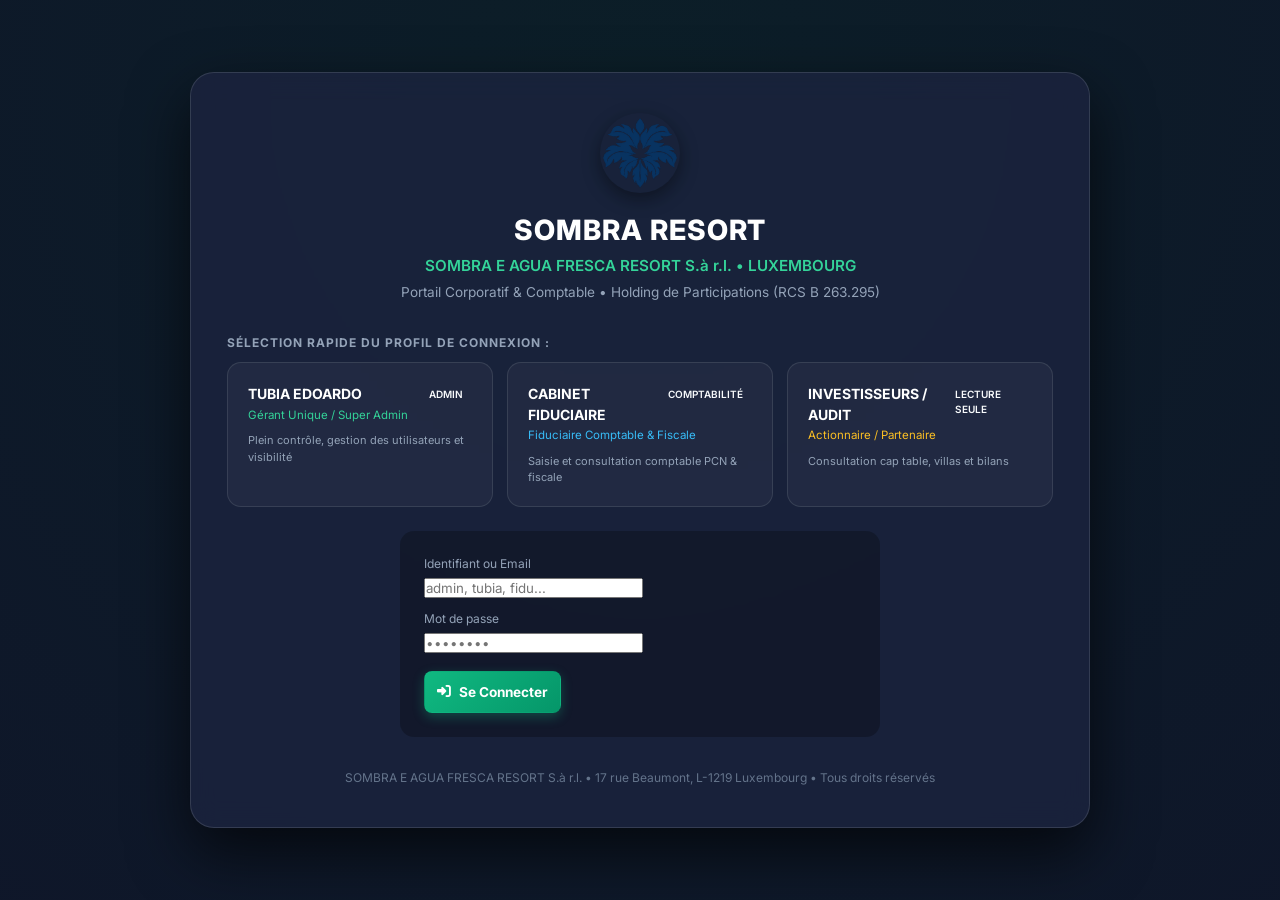
<file: login.html>
<!DOCTYPE html>
<html lang="fr">
<head>
    <meta charset="UTF-8">
    <meta name="viewport" content="width=device-width, initial-scale=1.0">
    <title>Connexion Sécurisée - SOMBRA RESORT Sàrl</title>
    <!-- Google Fonts Inter -->
    <link href="https://fonts.googleapis.com/css2?family=Inter:wght@300;400;500;600;700;800&family=JetBrains+Mono:wght@400;600;700&display=swap" rel="stylesheet">
    <!-- FontAwesome Icons -->
    <link rel="stylesheet" href="https://cdnjs.cloudflare.com/ajax/libs/font-awesome/6.4.0/css/all.min.css">
    <!-- Stylesheet -->
    <link rel="stylesheet" href="style.css?v=20261023">
    <link rel="shortcut icon" href="brand_assets/favicon.ico?v=palma" type="image/x-icon">
    <link rel="apple-touch-icon" href="brand_assets/apple-touch-icon.png?v=palma">
    <style>
        .login-wrapper {
            min-height: 100vh;
            display: flex;
            align-items: center;
            justify-content: center;
            padding: 2rem 1.25rem;
            position: relative;
            background: radial-gradient(circle at 50% 10%, rgba(16, 185, 129, 0.08) 0%, rgba(15, 23, 42, 0.95) 100%), #0b1120;
        }

        .login-card {
            width: 100%;
            max-width: 900px;
            padding: 2.5rem 2.25rem;
            border-radius: 24px;
            text-align: center;
            box-shadow: 0 25px 60px rgba(0, 0, 0, 0.65);
            border: 1px solid rgba(255, 255, 255, 0.12);
        }

        .profile-card {
            background: rgba(255, 255, 255, 0.04);
            border: 1px solid var(--border-color);
            border-radius: 14px;
            padding: 1.25rem;
            cursor: pointer;
            text-align: left;
            transition: all 0.25s ease;
        }

        .profile-card:hover {
            border-color: #10b981;
            transform: translateY(-3px);
            background: rgba(16, 185, 129, 0.08);
            box-shadow: 0 10px 25px rgba(0, 0, 0, 0.3);
        }
    </style>
</head>
<body>
    <div class="login-wrapper">
        <div class="login-card glass-panel">
            <div style="display: flex; justify-content: center; margin-bottom: 1rem;">
                <img src="brand_assets/sombra_palma_solo.png?v=palma" alt="Sombra Resort" style="width: 80px; height: 80px; border-radius: 50%; box-shadow: 0 6px 18px rgba(0,0,0,0.4);">
            </div>

            <h1 style="font-size: 1.75rem; font-weight: 800; color: #fff; margin-bottom: 0.25rem; letter-spacing: 1px;">SOMBRA RESORT</h1>
            <div style="font-size: 0.95rem; color: #34d399; font-weight: 600;">SOMBRA E AGUA FRESCA RESORT S.à r.l. • LUXEMBOURG</div>
            <div style="font-size: 0.85rem; color: #94a3b8; margin-top: 4px; margin-bottom: 2rem;">Portail Corporatif & Comptable • Holding de Participations (RCS B 263.295)</div>

            <!-- Quick Profile Selection -->
            <div style="margin-bottom: 1.5rem; text-align: left;">
                <div style="font-size: 12px; font-weight: 700; color: #94a3b8; text-transform: uppercase; letter-spacing: 1px; margin-bottom: 10px;">
                    Sélection Rapide du Profil de Connexion :
                </div>

                <div style="display: grid; grid-template-columns: repeat(auto-fit, minmax(260px, 1fr)); gap: 14px;">
                    <!-- Admin Tubia Edoardo -->
                    <div class="profile-card" onclick="selectLoginProfile('usr_admin')">
                        <div style="display: flex; justify-content: space-between; align-items: flex-start;">
                            <div style="font-weight: 700; color: #fff; font-size: 14px;">TUBIA EDOARDO</div>
                            <span class="badge badge-emerald" style="font-size: 10px;">ADMIN</span>
                        </div>
                        <div style="font-size: 11.5px; color: #34d399; margin-top: 2px;">Gérant Unique / Super Admin</div>
                        <div style="font-size: 11px; color: #94a3b8; margin-top: 8px;">Plein contrôle, gestion des utilisateurs et visibilité</div>
                    </div>

                    <!-- Fiduciaire / User -->
                    <div class="profile-card" onclick="selectLoginProfile('usr_fidu')">
                        <div style="display: flex; justify-content: space-between; align-items: flex-start;">
                            <div style="font-weight: 700; color: #fff; font-size: 14px;">CABINET FIDUCIAIRE</div>
                            <span class="badge badge-blue" style="font-size: 10px;">COMPTABILITÉ</span>
                        </div>
                        <div style="font-size: 11.5px; color: #38bdf8; margin-top: 2px;">Fiduciaire Comptable & Fiscale</div>
                        <div style="font-size: 11px; color: #94a3b8; margin-top: 8px;">Saisie et consultation comptable PCN & fiscale</div>
                    </div>

                    <!-- Public / Guest -->
                    <div class="profile-card" onclick="selectLoginProfile('usr_public')">
                        <div style="display: flex; justify-content: space-between; align-items: flex-start;">
                            <div style="font-weight: 700; color: #fff; font-size: 14px;">INVESTISSEURS / AUDIT</div>
                            <span class="badge badge-secondary" style="font-size: 10px;">LECTURE SEULE</span>
                        </div>
                        <div style="font-size: 11.5px; color: #fbbf24; margin-top: 2px;">Actionnaire / Partenaire</div>
                        <div style="font-size: 11px; color: #94a3b8; margin-top: 8px;">Consultation cap table, villas et bilans</div>
                    </div>
                </div>
            </div>

            <!-- Manual Login Form -->
            <form onsubmit="handleManualLogin(event)" style="background: rgba(0,0,0,0.25); border-radius: 14px; padding: 1.5rem; text-align: left; max-width: 480px; margin: 0 auto;">
                <div style="margin-bottom: 12px;">
                    <label style="font-size: 12px; color: #94a3b8; display: block; margin-bottom: 4px;">Identifiant ou Email</label>
                    <input type="text" id="login-username" class="form-control" placeholder="admin, tubia, fidu..." required>
                </div>
                <div style="margin-bottom: 18px;">
                    <label style="font-size: 12px; color: #94a3b8; display: block; margin-bottom: 4px;">Mot de passe</label>
                    <input type="password" id="login-password" class="form-control" placeholder="••••••••" required>
                </div>
                <button type="submit" class="btn btn-primary btn-block" style="padding: 12px; font-weight: 700;">
                    <i class="fa-solid fa-right-to-bracket"></i> Se Connecter
                </button>
            </form>

            <div style="margin-top: 2rem; font-size: 12px; color: #64748b;">
                SOMBRA E AGUA FRESCA RESORT S.à r.l. • 17 rue Beaumont, L-1219 Luxembourg • Tous droits réservés
            </div>
        </div>
    </div>

    <!-- Scripts -->
    <script src="auth.js?v=20261023"></script>
    <script>
        function selectLoginProfile(userId) {
            const users = getRegisteredUsers();
            const user = users.find(u => u.id === userId) || users[0];
            sessionStorage.setItem('sr_session', JSON.stringify(user));
            localStorage.setItem('sr_remembered_session', JSON.stringify(user));
            window.location.href = 'index.html';
        }

        function handleManualLogin(e) {
            e.preventDefault();
            const inputUser = document.getElementById('login-username').value.trim().toLowerCase();
            const inputPwd = document.getElementById('login-password').value;
            const users = getRegisteredUsers();

            const found = users.find(u => {
                const un = (u.username || '').toLowerCase();
                const aliases = (u.aliases || []).map(a => a.toLowerCase());
                return un === inputUser || aliases.includes(inputUser);
            });

            if (found && (found.password === inputPwd || !isPasswordEnforced())) {
                sessionStorage.setItem('sr_session', JSON.stringify(found));
                localStorage.setItem('sr_remembered_session', JSON.stringify(found));
                window.location.href = 'index.html';
            } else {
                alert("Identifiants incorrects. En mode développement, vous pouvez cliquer directement sur les cartes de profil ci-dessus.");
            }
        }
    </script>
</body>
</html>
</file>
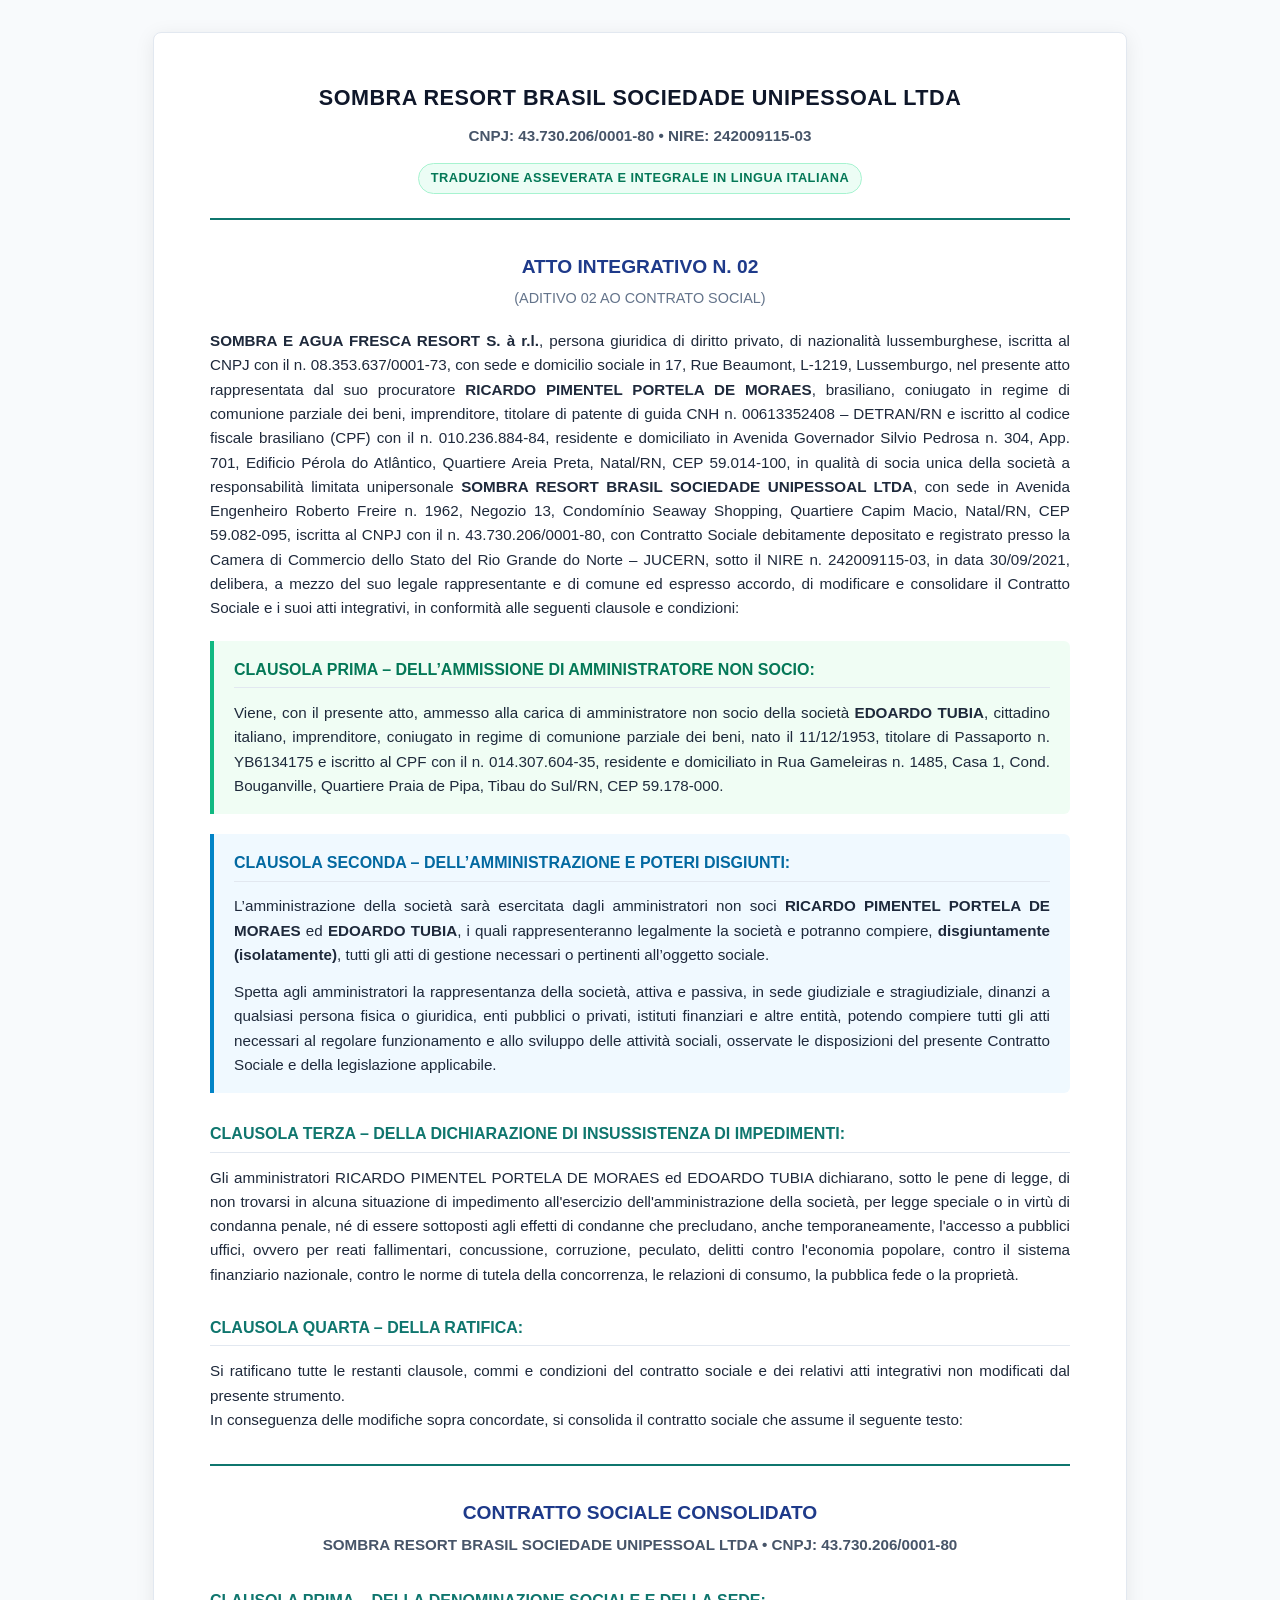
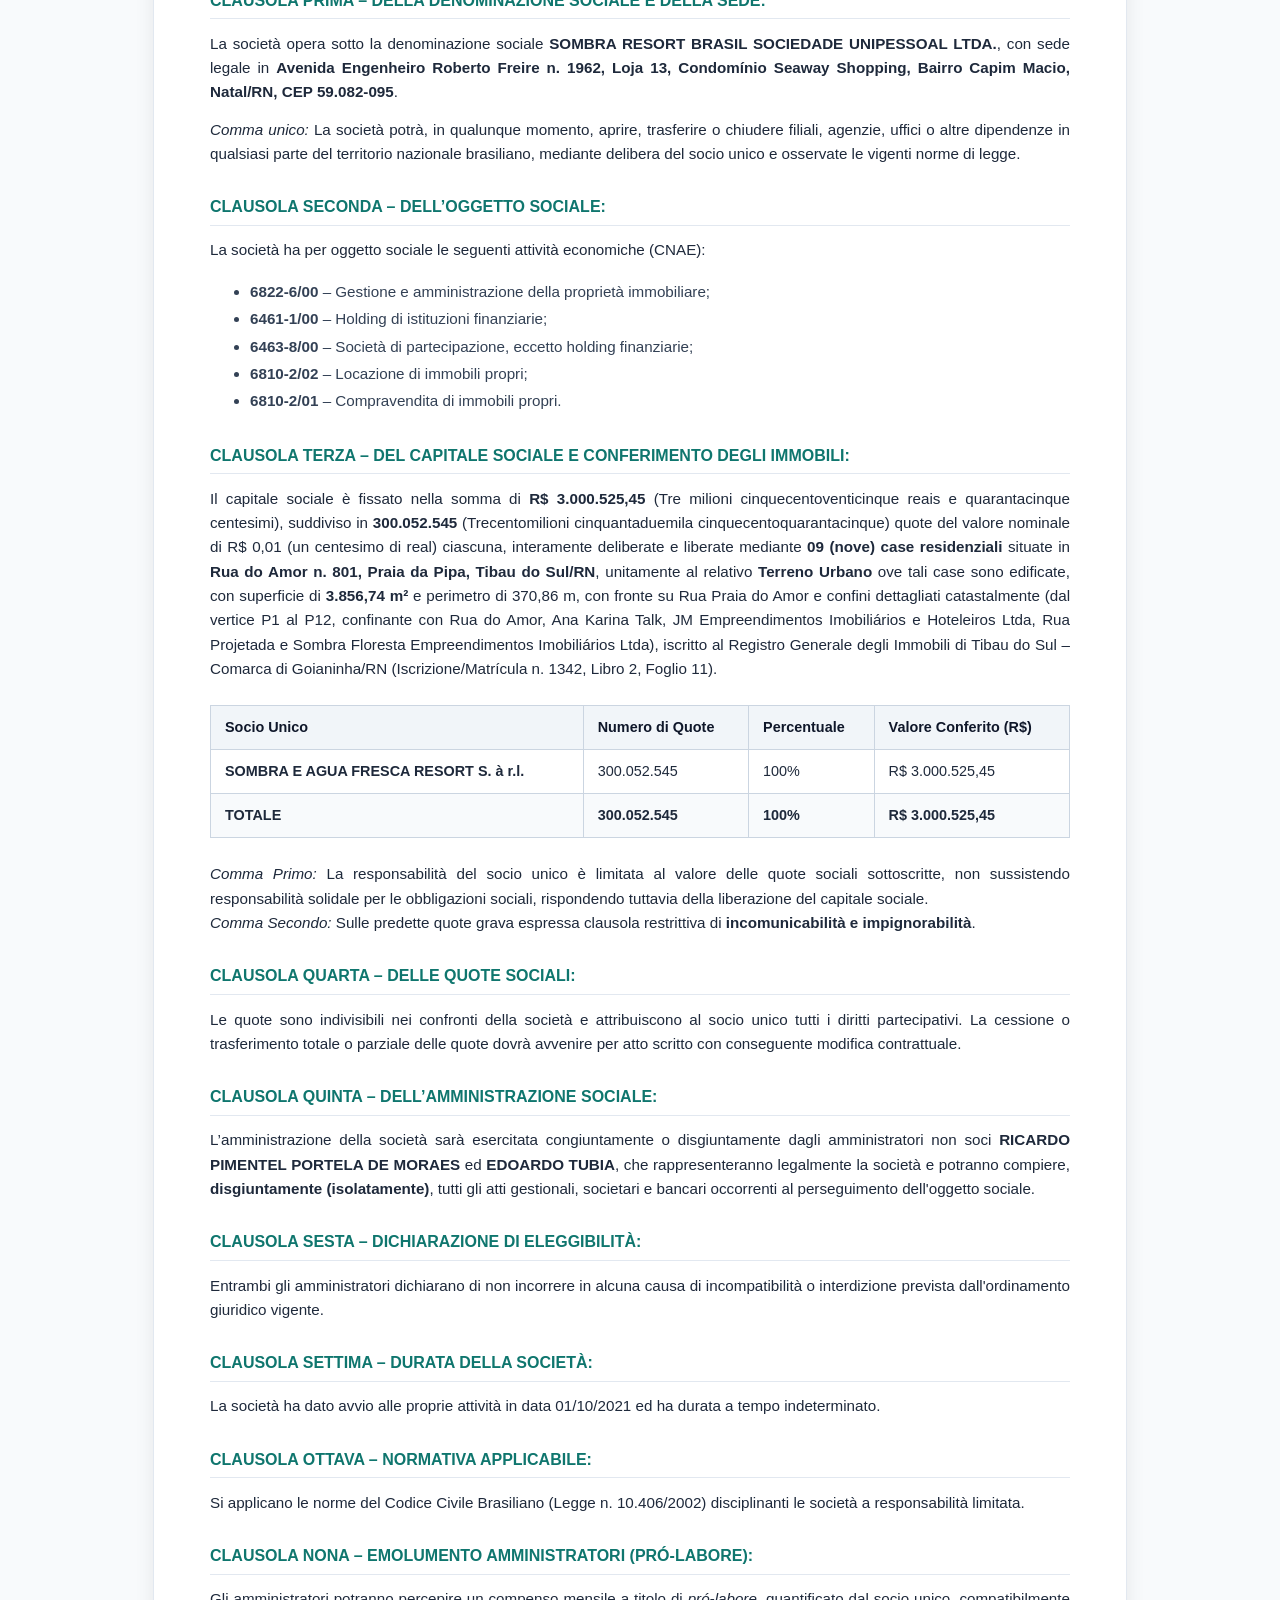
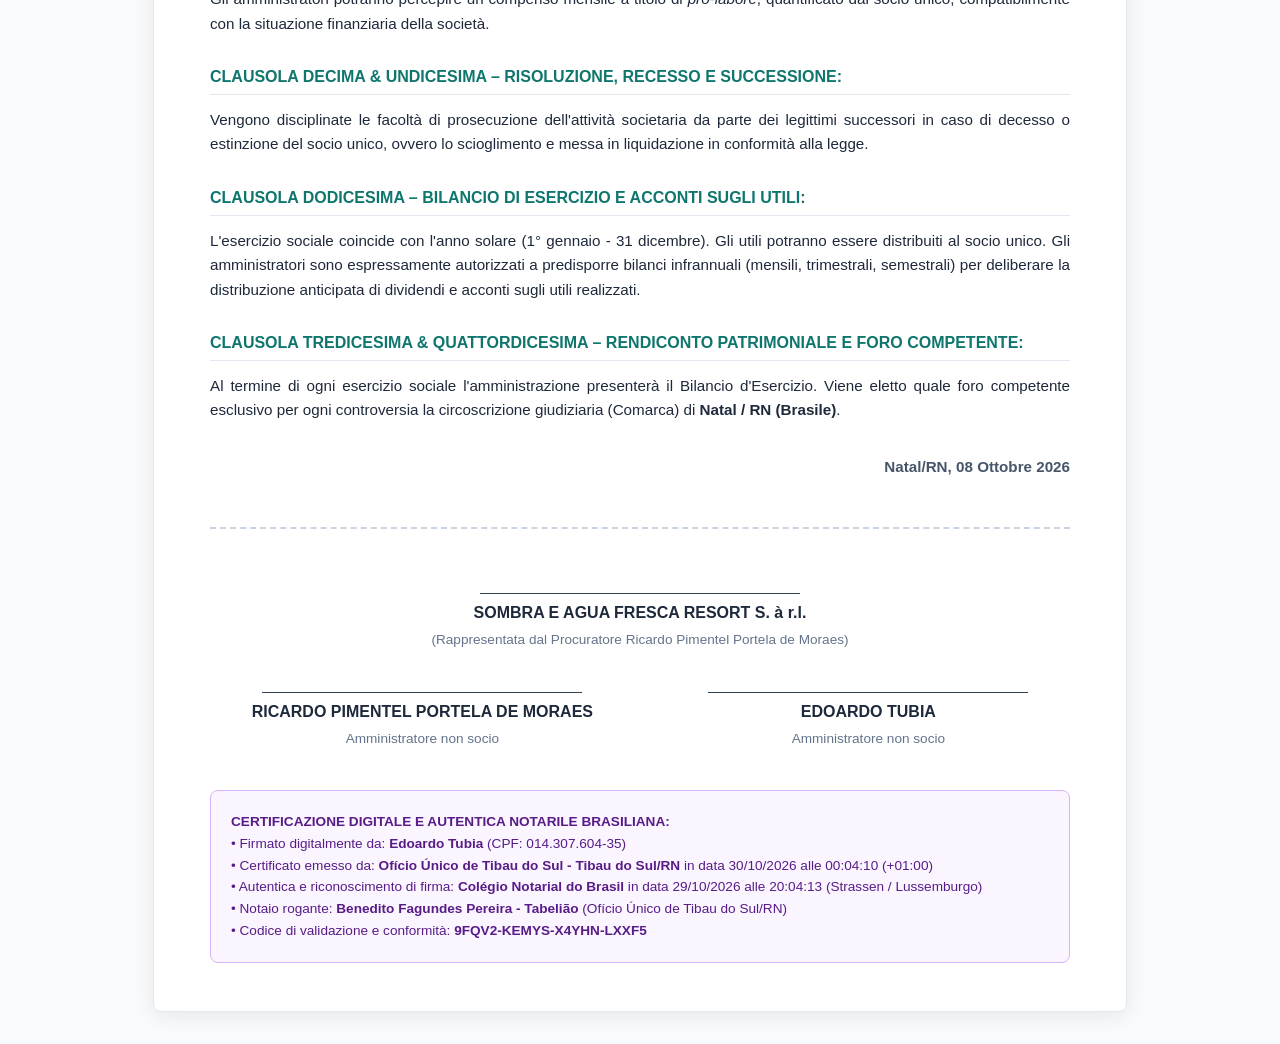
<file: uploads/Partecipazione/ADITIVO 02 - Traduzione Ufficiale Italiano.html>
<!DOCTYPE html>
<html lang="it">
<head>
    <meta charset="UTF-8">
    <meta name="viewport" content="width=device-width, initial-scale=1.0">
    <title>Traduzione Ufficiale in Italiano - Aditivo 02 Sombra Resort Brasil Ltda</title>
    <style>
        body {
            font-family: 'Segoe UI', Tahoma, Geneva, Verdana, sans-serif;
            line-height: 1.6;
            color: #1e293b;
            background-color: #f8fafc;
            margin: 0;
            padding: 2rem;
        }
        .document-wrapper {
            max-width: 860px;
            margin: 0 auto;
            background: #ffffff;
            padding: 3rem 3.5rem;
            border-radius: 8px;
            box-shadow: 0 4px 20px rgba(0, 0, 0, 0.08);
            border: 1px solid #e2e8f0;
        }
        .header-section {
            text-align: center;
            border-bottom: 2px solid #0f766e;
            padding-bottom: 1.5rem;
            margin-bottom: 2rem;
        }
        .header-title {
            font-size: 1.35rem;
            font-weight: 800;
            color: #0f172a;
            margin: 0 0 0.5rem 0;
            letter-spacing: 0.5px;
        }
        .header-sub {
            font-size: 0.95rem;
            color: #475569;
            font-weight: 600;
            margin: 0.2rem 0;
        }
        .badge-trans {
            display: inline-block;
            background: #ecfdf5;
            color: #047857;
            border: 1px solid #a7f3d0;
            padding: 4px 12px;
            border-radius: 9999px;
            font-size: 0.8rem;
            font-weight: 700;
            margin-top: 0.75rem;
            text-transform: uppercase;
            letter-spacing: 0.5px;
        }
        h2.doc-subtitle {
            text-align: center;
            font-size: 1.2rem;
            font-weight: 800;
            color: #1e3a8a;
            margin: 1.5rem 0 1rem 0;
            text-transform: uppercase;
        }
        h3.clause-title {
            font-size: 1rem;
            font-weight: 700;
            color: #0f766e;
            margin-top: 1.75rem;
            margin-bottom: 0.5rem;
            border-bottom: 1px solid #e2e8f0;
            padding-bottom: 0.3rem;
            text-transform: uppercase;
        }
        p {
            margin: 0.8rem 0;
            text-align: justify;
            font-size: 0.95rem;
        }
        .highlight-box {
            background-color: #f0fdf4;
            border-left: 4px solid #10b981;
            padding: 1rem 1.25rem;
            margin: 1.25rem 0;
            border-radius: 0 6px 6px 0;
        }
        table.shares-table {
            width: 100%;
            border-collapse: collapse;
            margin: 1.5rem 0;
            font-size: 0.9rem;
        }
        table.shares-table th, table.shares-table td {
            border: 1px solid #cbd5e1;
            padding: 10px 14px;
            text-align: left;
        }
        table.shares-table th {
            background-color: #f1f5f9;
            color: #0f172a;
            font-weight: 700;
        }
        .signatures-area {
            margin-top: 3rem;
            padding-top: 2rem;
            border-top: 2px dashed #cbd5e1;
        }
        .sig-block {
            margin-top: 2rem;
            text-align: center;
        }
        .sig-line {
            width: 320px;
            border-top: 1px solid #334155;
            margin: 0 auto 0.4rem auto;
        }
        .notary-cert {
            background: #faf5ff;
            border: 1px solid #d8b4fe;
            border-radius: 8px;
            padding: 1.25rem;
            margin-top: 2.5rem;
            font-size: 0.85rem;
            color: #581c87;
        }
        @media print {
            body {
                background: #fff;
                padding: 0;
            }
            .document-wrapper {
                box-shadow: none;
                border: none;
                padding: 1.5cm;
            }
        }
    </style>
</head>
<body>

<div class="document-wrapper">
    <div class="header-section">
        <div class="header-title">SOMBRA RESORT BRASIL SOCIEDADE UNIPESSOAL LTDA</div>
        <div class="header-sub">CNPJ: 43.730.206/0001-80 • NIRE: 242009115-03</div>
        <div class="badge-trans">Traduzione Asseverata e Integrale in Lingua Italiana</div>
    </div>

    <h2 class="doc-subtitle">ATTO INTEGRATIVO N. 02<br><span style="font-size: 0.9rem; color: #64748b; font-weight: normal;">(Aditivo 02 ao Contrato Social)</span></h2>

    <p>
        <strong>SOMBRA E AGUA FRESCA RESORT S. à r.l.</strong>, persona giuridica di diritto privato, di nazionalità lussemburghese, iscritta al CNPJ con il n. 08.353.637/0001-73, con sede e domicilio sociale in 17, Rue Beaumont, L-1219, Lussemburgo, nel presente atto rappresentata dal suo procuratore <strong>RICARDO PIMENTEL PORTELA DE MORAES</strong>, brasiliano, coniugato in regime di comunione parziale dei beni, imprenditore, titolare di patente di guida CNH n. 00613352408 – DETRAN/RN e iscritto al codice fiscale brasiliano (CPF) con il n. 010.236.884-84, residente e domiciliato in Avenida Governador Silvio Pedrosa n. 304, App. 701, Edificio Pérola do Atlântico, Quartiere Areia Preta, Natal/RN, CEP 59.014-100, in qualità di socia unica della società a responsabilità limitata unipersonale <strong>SOMBRA RESORT BRASIL SOCIEDADE UNIPESSOAL LTDA</strong>, con sede in Avenida Engenheiro Roberto Freire n. 1962, Negozio 13, Condomínio Seaway Shopping, Quartiere Capim Macio, Natal/RN, CEP 59.082-095, iscritta al CNPJ con il n. 43.730.206/0001-80, con Contratto Sociale debitamente depositato e registrato presso la Camera di Commercio dello Stato del Rio Grande do Norte – JUCERN, sotto il NIRE n. 242009115-03, in data 30/09/2021, delibera, a mezzo del suo legale rappresentante e di comune ed espresso accordo, di modificare e consolidare il Contratto Sociale e i suoi atti integrativi, in conformità alle seguenti clausole e condizioni:
    </p>

    <div class="highlight-box">
        <h3 class="clause-title" style="margin-top: 0; color: #047857;">CLAUSOLA PRIMA – DELL’AMMISSIONE DI AMMINISTRATORE NON SOCIO:</h3>
        <p style="margin-bottom: 0;">
            Viene, con il presente atto, ammesso alla carica di amministratore non socio della società <strong>EDOARDO TUBIA</strong>, cittadino italiano, imprenditore, coniugato in regime di comunione parziale dei beni, nato il 11/12/1953, titolare di Passaporto n. YB6134175 e iscritto al CPF con il n. 014.307.604-35, residente e domiciliato in Rua Gameleiras n. 1485, Casa 1, Cond. Bouganville, Quartiere Praia de Pipa, Tibau do Sul/RN, CEP 59.178-000.
        </p>
    </div>

    <div class="highlight-box" style="border-left-color: #0284c7; background-color: #f0f9ff;">
        <h3 class="clause-title" style="margin-top: 0; color: #0369a1;">CLAUSOLA SECONDA – DELL’AMMINISTRAZIONE E POTERI DISGIUNTI:</h3>
        <p>
            L’amministrazione della società sarà esercitata dagli amministratori non soci <strong>RICARDO PIMENTEL PORTELA DE MORAES</strong> ed <strong>EDOARDO TUBIA</strong>, i quali rappresenteranno legalmente la società e potranno compiere, <strong>disgiuntamente (isolatamente)</strong>, tutti gli atti di gestione necessari o pertinenti all’oggetto sociale.
        </p>
        <p style="margin-bottom: 0;">
            Spetta agli amministratori la rappresentanza della società, attiva e passiva, in sede giudiziale e stragiudiziale, dinanzi a qualsiasi persona fisica o giuridica, enti pubblici o privati, istituti finanziari e altre entità, potendo compiere tutti gli atti necessari al regolare funzionamento e allo sviluppo delle attività sociali, osservate le disposizioni del presente Contratto Sociale e della legislazione applicabile.
        </p>
    </div>

    <h3 class="clause-title">CLAUSOLA TERZA – DELLA DICHIARAZIONE DI INSUSSISTENZA DI IMPEDIMENTI:</h3>
    <p>
        Gli amministratori RICARDO PIMENTEL PORTELA DE MORAES ed EDOARDO TUBIA dichiarano, sotto le pene di legge, di non trovarsi in alcuna situazione di impedimento all'esercizio dell'amministrazione della società, per legge speciale o in virtù di condanna penale, né di essere sottoposti agli effetti di condanne che precludano, anche temporaneamente, l'accesso a pubblici uffici, ovvero per reati fallimentari, concussione, corruzione, peculato, delitti contro l'economia popolare, contro il sistema finanziario nazionale, contro le norme di tutela della concorrenza, le relazioni di consumo, la pubblica fede o la proprietà.
    </p>

    <h3 class="clause-title">CLAUSOLA QUARTA – DELLA RATIFICA:</h3>
    <p>
        Si ratificano tutte le restanti clausole, commi e condizioni del contratto sociale e dei relativi atti integrativi non modificati dal presente strumento.<br>
        In conseguenza delle modifiche sopra concordate, si consolida il contratto sociale che assume il seguente testo:
    </p>

    <hr style="border: none; border-top: 2px solid #0f766e; margin: 2rem 0;">

    <h2 class="doc-subtitle">CONTRATTO SOCIALE CONSOLIDATO<br><span style="font-size: 0.95rem; color: #475569;">SOMBRA RESORT BRASIL SOCIEDADE UNIPESSOAL LTDA • CNPJ: 43.730.206/0001-80</span></h2>

    <h3 class="clause-title">CLAUSOLA PRIMA – DELLA DENOMINAZIONE SOCIALE E DELLA SEDE:</h3>
    <p>
        La società opera sotto la denominazione sociale <strong>SOMBRA RESORT BRASIL SOCIEDADE UNIPESSOAL LTDA.</strong>, con sede legale in <strong>Avenida Engenheiro Roberto Freire n. 1962, Loja 13, Condomínio Seaway Shopping, Bairro Capim Macio, Natal/RN, CEP 59.082-095</strong>.
    </p>
    <p>
        <em>Comma unico:</em> La società potrà, in qualunque momento, aprire, trasferire o chiudere filiali, agenzie, uffici o altre dipendenze in qualsiasi parte del territorio nazionale brasiliano, mediante delibera del socio unico e osservate le vigenti norme di legge.
    </p>

    <h3 class="clause-title">CLAUSOLA SECONDA – DELL’OGGETTO SOCIALE:</h3>
    <p>La società ha per oggetto sociale le seguenti attività economiche (CNAE):</p>
    <ul style="font-size: 0.95rem; color: #334155; line-height: 1.8;">
        <li><strong>6822-6/00</strong> – Gestione e amministrazione della proprietà immobiliare;</li>
        <li><strong>6461-1/00</strong> – Holding di istituzioni finanziarie;</li>
        <li><strong>6463-8/00</strong> – Società di partecipazione, eccetto holding finanziarie;</li>
        <li><strong>6810-2/02</strong> – Locazione di immobili propri;</li>
        <li><strong>6810-2/01</strong> – Compravendita di immobili propri.</li>
    </ul>

    <h3 class="clause-title">CLAUSOLA TERZA – DEL CAPITALE SOCIALE E CONFERIMENTO DEGLI IMMOBILI:</h3>
    <p>
        Il capitale sociale è fissato nella somma di <strong>R$ 3.000.525,45</strong> (Tre milioni cinquecentoventicinque reais e quarantacinque centesimi), suddiviso in <strong>300.052.545</strong> (Trecentomilioni cinquantaduemila cinquecentoquarantacinque) quote del valore nominale di R$ 0,01 (un centesimo di real) ciascuna, interamente deliberate e liberate mediante <strong>09 (nove) case residenziali</strong> situate in <strong>Rua do Amor n. 801, Praia da Pipa, Tibau do Sul/RN</strong>, unitamente al relativo <strong>Terreno Urbano</strong> ove tali case sono edificate, con superficie di <strong>3.856,74 m²</strong> e perimetro di 370,86 m, con fronte su Rua Praia do Amor e confini dettagliati catastalmente (dal vertice P1 al P12, confinante con Rua do Amor, Ana Karina Talk, JM Empreendimentos Imobiliários e Hoteleiros Ltda, Rua Projetada e Sombra Floresta Empreendimentos Imobiliários Ltda), iscritto al Registro Generale degli Immobili di Tibau do Sul – Comarca di Goianinha/RN (Iscrizione/Matrícula n. 1342, Libro 2, Foglio 11).
    </p>

    <table class="shares-table">
        <thead>
            <tr>
                <th>Socio Unico</th>
                <th>Numero di Quote</th>
                <th>Percentuale</th>
                <th>Valore Conferito (R$)</th>
            </tr>
        </thead>
        <tbody>
            <tr>
                <td><strong>SOMBRA E AGUA FRESCA RESORT S. à r.l.</strong></td>
                <td>300.052.545</td>
                <td>100%</td>
                <td>R$ 3.000.525,45</td>
            </tr>
            <tr style="font-weight: 700; background-color: #f8fafc;">
                <td>TOTALE</td>
                <td>300.052.545</td>
                <td>100%</td>
                <td>R$ 3.000.525,45</td>
            </tr>
        </tbody>
    </table>

    <p>
        <em>Comma Primo:</em> La responsabilità del socio unico è limitata al valore delle quote sociali sottoscritte, non sussistendo responsabilità solidale per le obbligazioni sociali, rispondendo tuttavia della liberazione del capitale sociale.<br>
        <em>Comma Secondo:</em> Sulle predette quote grava espressa clausola restrittiva di <strong>incomunicabilità e impignorabilità</strong>.
    </p>

    <h3 class="clause-title">CLAUSOLA QUARTA – DELLE QUOTE SOCIALI:</h3>
    <p>
        Le quote sono indivisibili nei confronti della società e attribuiscono al socio unico tutti i diritti partecipativi. La cessione o trasferimento totale o parziale delle quote dovrà avvenire per atto scritto con conseguente modifica contrattuale.
    </p>

    <h3 class="clause-title">CLAUSOLA QUINTA – DELL’AMMINISTRAZIONE SOCIALE:</h3>
    <p>
        L’amministrazione della società sarà esercitata congiuntamente o disgiuntamente dagli amministratori non soci <strong>RICARDO PIMENTEL PORTELA DE MORAES</strong> ed <strong>EDOARDO TUBIA</strong>, che rappresenteranno legalmente la società e potranno compiere, <strong>disgiuntamente (isolatamente)</strong>, tutti gli atti gestionali, societari e bancari occorrenti al perseguimento dell'oggetto sociale.
    </p>

    <h3 class="clause-title">CLAUSOLA SESTA – DICHIARAZIONE DI ELEGGIBILITÀ:</h3>
    <p>
        Entrambi gli amministratori dichiarano di non incorrere in alcuna causa di incompatibilità o interdizione prevista dall'ordinamento giuridico vigente.
    </p>

    <h3 class="clause-title">CLAUSOLA SETTIMA – DURATA DELLA SOCIETÀ:</h3>
    <p>
        La società ha dato avvio alle proprie attività in data 01/10/2021 ed ha durata a tempo indeterminato.
    </p>

    <h3 class="clause-title">CLAUSOLA OTTAVA – NORMATIVA APPLICABILE:</h3>
    <p>
        Si applicano le norme del Codice Civile Brasiliano (Legge n. 10.406/2002) disciplinanti le società a responsabilità limitata.
    </p>

    <h3 class="clause-title">CLAUSOLA NONA – EMOLUMENTO AMMINISTRATORI (PRÓ-LABORE):</h3>
    <p>
        Gli amministratori potranno percepire un compenso mensile a titolo di <em>pró-labore</em>, quantificato dal socio unico, compatibilmente con la situazione finanziaria della società.
    </p>

    <h3 class="clause-title">CLAUSOLA DECIMA & UNDICESIMA – RISOLUZIONE, RECESSO E SUCCESSIONE:</h3>
    <p>
        Vengono disciplinate le facoltà di prosecuzione dell'attività societaria da parte dei legittimi successori in caso di decesso o estinzione del socio unico, ovvero lo scioglimento e messa in liquidazione in conformità alla legge.
    </p>

    <h3 class="clause-title">CLAUSOLA DODICESIMA – BILANCIO DI ESERCIZIO E ACCONTI SUGLI UTILI:</h3>
    <p>
        L'esercizio sociale coincide con l'anno solare (1° gennaio - 31 dicembre). Gli utili potranno essere distribuiti al socio unico. Gli amministratori sono espressamente autorizzati a predisporre bilanci infrannuali (mensili, trimestrali, semestrali) per deliberare la distribuzione anticipata di dividendi e acconti sugli utili realizzati.
    </p>

    <h3 class="clause-title">CLAUSOLA TREDICESIMA & QUATTORDICESIMA – RENDICONTO PATRIMONIALE E FORO COMPETENTE:</h3>
    <p>
        Al termine di ogni esercizio sociale l'amministrazione presenterà il Bilancio d'Esercizio. Viene eletto quale foro competente esclusivo per ogni controversia la circoscrizione giudiziaria (Comarca) di <strong>Natal / RN (Brasile)</strong>.
    </p>

    <p style="text-align: right; margin-top: 2rem; font-weight: 600; color: #475569;">
        Natal/RN, 08 Ottobre 2026
    </p>

    <div class="signatures-area">
        <div class="sig-block">
            <div class="sig-line"></div>
            <strong>SOMBRA E AGUA FRESCA RESORT S. à r.l.</strong><br>
            <span style="font-size: 0.85rem; color: #64748b;">(Rappresentata dal Procuratore Ricardo Pimentel Portela de Moraes)</span>
        </div>

        <div style="display: flex; justify-content: space-around; margin-top: 2.5rem; flex-wrap: wrap; gap: 2rem;">
            <div class="sig-block" style="margin-top: 0;">
                <div class="sig-line"></div>
                <strong>RICARDO PIMENTEL PORTELA DE MORAES</strong><br>
                <span style="font-size: 0.85rem; color: #64748b;">Amministratore non socio</span>
            </div>
            <div class="sig-block" style="margin-top: 0;">
                <div class="sig-line"></div>
                <strong>EDOARDO TUBIA</strong><br>
                <span style="font-size: 0.85rem; color: #64748b;">Amministratore non socio</span>
            </div>
        </div>

        <div class="notary-cert">
            <strong>CERTIFICAZIONE DIGITALE E AUTENTICA NOTARILE BRASILIANA:</strong><br>
            • Firmato digitalmente da: <strong>Edoardo Tubia</strong> (CPF: 014.307.604-35)<br>
            • Certificato emesso da: <strong>Ofício Único de Tibau do Sul - Tibau do Sul/RN</strong> in data 30/10/2026 alle 00:04:10 (+01:00)<br>
            • Autentica e riconoscimento di firma: <strong>Colégio Notarial do Brasil</strong> in data 29/10/2026 alle 20:04:13 (Strassen / Lussemburgo)<br>
            • Notaio rogante: <strong>Benedito Fagundes Pereira - Tabelião</strong> (Ofício Único de Tibau do Sul/RN)<br>
            • Codice di validazione e conformità: <strong>9FQV2-KEMYS-X4YHN-LXXF5</strong>
        </div>
    </div>
</div>

</body>
</html>
</file>
<file: style.css>
:root {
    --bg-dark: #0b132b;
    --bg-dark-card: #1c2541;
    --bg-panel: rgba(28, 37, 65, 0.75);
    --text-main: #f8fafc;
    --text-muted: #94a3b8;
    --accent-emerald: #10b981;
    --accent-emerald-hover: #059669;
    --accent-blue: #3b82f6;
    --accent-blue-hover: #2563eb;
    --accent-amber: #f59e0b;
    --accent-rose: #f43f5e;
    --accent-cyan: #06b6d4;
    --border-color: rgba(255, 255, 255, 0.1);
    --border-subtle: rgba(255, 255, 255, 0.06);
    --glass-shadow: 0 10px 30px 0 rgba(0, 0, 0, 0.45);
    --sidebar-width: 290px;
}

/* Light Theme Variables */
:root.theme-light,
html.theme-light,
body.theme-light {
    --bg-dark: #f1f5f9;
    --bg-dark-card: #ffffff;
    --bg-panel: rgba(255, 255, 255, 0.85);
    --text-main: #0f172a;
    --text-muted: #64748b;
    --border-color: #cbd5e1;
    --border-subtle: #e2e8f0;
    --glass-shadow: 0 10px 25px rgba(0, 0, 0, 0.06);
    --accent-cyan: #0284c7; /* Blu zaffiro scuro leggibile invece di azzurro elettrico sbiadito */
    --accent-blue: #1d4ed8;
    --accent-emerald: #059669;
    --accent-amber: #d97706;
}

* {
    margin: 0;
    padding: 0;
    box-sizing: border-box;
    font-family: 'Inter', -apple-system, BlinkMacSystemFont, "Segoe UI", Roboto, sans-serif;
}

body, html.theme-light body {
    background-color: var(--bg-dark);
    color: var(--text-main);
    background-image: 
        radial-gradient(circle at 10% 20%, rgba(59, 130, 246, 0.08), transparent 30%),
        radial-gradient(circle at 90% 80%, rgba(16, 185, 129, 0.08), transparent 30%);
    background-attachment: fixed;
    min-height: 100vh;
    font-size: 14px;
    line-height: 1.5;
}

/* Utilities */
.text-emerald { color: var(--accent-emerald) !important; }
.text-blue { color: var(--accent-blue) !important; }
.text-amber { color: var(--accent-amber) !important; }
.text-rose { color: var(--accent-rose) !important; }
.text-cyan { color: var(--accent-cyan) !important; }
.text-muted { color: var(--text-muted) !important; }
.text-bold { font-weight: 700; }
.text-right { text-align: right; white-space: nowrap; }
.text-center { text-align: center; }

.glass-panel {
    background: var(--bg-panel);
    backdrop-filter: blur(14px);
    -webkit-backdrop-filter: blur(14px);
    border: 1px solid var(--border-color);
    border-radius: 14px;
    box-shadow: var(--glass-shadow);
}

.app-container {
    display: flex;
    min-height: 100vh;
    width: 100%;
    position: relative;
}

/* Sidebar */
.sidebar {
    width: var(--sidebar-width);
    padding: 1.5rem 1.25rem;
    display: flex;
    flex-direction: column;
    margin: 1rem;
    height: calc(100vh - 2rem);
    position: sticky;
    top: 1rem;
    overflow-y: auto;
    z-index: 50;
    transition: transform 0.28s cubic-bezier(0.16, 1, 0.3, 1), opacity 0.22s ease, width 0.3s ease;
}

/* ==========================================================================
   COLLAPSIBLE SIDEBAR & RESPONSIVE WORKSPACE EXPANSION (MORE SCREEN SPACE)
   ========================================================================== */

/* Topbar Left Wrapper to cleanly host the Menu button + Page Title */
.topbar-left-wrapper {
    display: flex;
    align-items: center;
    gap: 1rem;
    min-width: 0;
    flex: 1 1 auto;
}

/* Button to toggle sidebar in the Topbar */
.btn-topbar-sidebar-toggle,
.sidebar-toggle-btn {
    display: inline-flex;
    align-items: center;
    justify-content: center;
    gap: 0.6rem;
    padding: 0.55rem 0.95rem;
    background: rgba(255, 255, 255, 0.06);
    border: 1px solid var(--border-color);
    border-radius: 10px;
    color: var(--text-main);
    font-size: 0.9rem;
    font-weight: 700;
    cursor: pointer;
    transition: all 0.22s cubic-bezier(0.16, 1, 0.3, 1);
    white-space: nowrap;
    flex-shrink: 0;
    box-shadow: 0 2px 8px rgba(0, 0, 0, 0.18);
    user-select: none;
}

.btn-topbar-sidebar-toggle i,
.sidebar-toggle-btn i {
    color: var(--accent-emerald);
    font-size: 1.05rem;
    transition: transform 0.2s ease;
}

.btn-topbar-sidebar-toggle:hover,
.sidebar-toggle-btn:hover {
    background: rgba(16, 185, 129, 0.18);
    border-color: var(--accent-emerald);
    color: var(--accent-emerald);
    transform: translateY(-1px);
    box-shadow: 0 4px 14px rgba(16, 185, 129, 0.25);
}

.btn-topbar-sidebar-toggle:hover i,
.sidebar-toggle-btn:hover i {
    transform: scale(1.12);
}

.btn-topbar-sidebar-toggle:active,
.sidebar-toggle-btn:active {
    transform: translateY(0);
}

body.theme-light .btn-topbar-sidebar-toggle,
body.theme-light .sidebar-toggle-btn {
    background: #ffffff;
    box-shadow: 0 2px 6px rgba(0, 0, 0, 0.05);
}

/* Floating Edge Toggle Button - Hidden to prevent covering table columns and data */
.btn-floating-sidebar-toggle {
    display: none !important;
    visibility: hidden !important;
    pointer-events: none !important;
}

/* Glass backdrop overlay when drawer is open */
.sidebar-backdrop {
    position: fixed;
    inset: 0;
    background: rgba(8, 12, 24, 0.65);
    backdrop-filter: blur(4px);
    -webkit-backdrop-filter: blur(4px);
    z-index: 2000;
    opacity: 0;
    visibility: hidden;
    pointer-events: none;
    transition: opacity 0.25s ease, visibility 0.25s;
}

body.sidebar-open .sidebar-backdrop,
html.sidebar-open .sidebar-backdrop {
    opacity: 1 !important;
    visibility: visible !important;
    pointer-events: auto !important;
}

/* Header inside sidebar with Pin & Close buttons */
.sidebar-header-controls {
    display: flex;
    align-items: center;
    justify-content: space-between;
    padding-bottom: 0.75rem;
    margin-bottom: 0.85rem;
    border-bottom: 1px solid var(--border-color);
}

.sidebar-mode-indicator {
    display: flex;
    align-items: center;
    gap: 0.5rem;
    font-size: 0.78rem;
    font-weight: 700;
    text-transform: uppercase;
    letter-spacing: 0.6px;
    color: var(--text-muted);
}

.sidebar-header-actions {
    display: flex;
    align-items: center;
    gap: 0.45rem;
}

.btn-sidebar-pin,
.btn-sidebar-close {
    width: 32px;
    height: 32px;
    border-radius: 8px;
    border: 1px solid var(--border-color);
    background: rgba(255, 255, 255, 0.05);
    color: var(--text-muted);
    display: flex;
    align-items: center;
    justify-content: center;
    cursor: pointer;
    font-size: 0.88rem;
    transition: all 0.2s ease;
}

.btn-sidebar-pin:hover,
.btn-sidebar-close:hover {
    background: rgba(255, 255, 255, 0.12);
    color: var(--text-main);
    transform: scale(1.05);
}

.btn-sidebar-close:hover {
    background: rgba(244, 63, 94, 0.2);
    border-color: rgba(244, 63, 94, 0.4);
    color: #f43f5e;
}

body.sidebar-pinned .btn-sidebar-pin,
html.sidebar-pinned .btn-sidebar-pin {
    background: rgba(16, 185, 129, 0.25);
    border-color: rgba(16, 185, 129, 0.5);
    color: var(--accent-emerald);
}

/* Sidebar Collapsed State (Default on page entry for laptops & compact screens) */
html.sidebar-collapsed .sidebar,
body.sidebar-collapsed .sidebar {
    position: fixed !important;
    top: 0 !important;
    left: 0 !important;
    bottom: 0 !important;
    width: 310px !important;
    max-width: 88vw !important;
    height: 100vh !important;
    margin: 0 !important;
    border-radius: 0 16px 16px 0 !important;
    border-left: none !important;
    border-top: none !important;
    border-bottom: none !important;
    z-index: 2010 !important;
    transform: translateX(-100%) !important;
    opacity: 0 !important;
    pointer-events: none !important;
    box-shadow: 10px 0 35px rgba(0, 0, 0, 0.75) !important;
    background: rgba(13, 20, 38, 0.96) !important;
    backdrop-filter: blur(25px) !important;
    -webkit-backdrop-filter: blur(25px) !important;
    transition: transform 0.28s cubic-bezier(0.16, 1, 0.3, 1), opacity 0.22s ease !important;
}

body.theme-light.sidebar-collapsed .sidebar,
html.theme-light.sidebar-collapsed .sidebar {
    background: rgba(255, 255, 255, 0.97) !important;
    box-shadow: 10px 0 35px rgba(0, 0, 0, 0.15) !important;
    border-right: 1px solid rgba(0, 0, 0, 0.12) !important;
}

/* Sidebar Open State (Drawer slides in smoothly over page) */
html.sidebar-collapsed.sidebar-open .sidebar,
body.sidebar-collapsed.sidebar-open .sidebar {
    transform: translateX(0) !important;
    opacity: 1 !important;
    pointer-events: auto !important;
}

/* Main Content takes 100% full width when sidebar is collapsed */
html.sidebar-collapsed .main-content,
body.sidebar-collapsed .main-content {
    max-width: 100% !important;
    width: 100% !important;
    flex: 1 1 100% !important;
    padding: 1rem 1.5rem 2rem 1.5rem !important;
    transition: all 0.3s ease;
}

/* Keep app-container as a row layout, avoiding column stacking */
html.sidebar-collapsed .app-container,
body.sidebar-collapsed .app-container {
    flex-direction: row !important;
}

/* Sidebar Pinned Mode (if user chooses to keep it open on large monitors) */
body.sidebar-pinned .sidebar,
html.sidebar-pinned .sidebar {
    position: sticky !important;
    top: 1rem !important;
    width: var(--sidebar-width) !important;
    margin: 1rem !important;
    height: calc(100vh - 2rem) !important;
    transform: none !important;
    opacity: 1 !important;
    pointer-events: auto !important;
    z-index: 50 !important;
    box-shadow: var(--glass-shadow) !important;
}

body.sidebar-pinned .main-content,
html.sidebar-pinned .main-content {
    max-width: calc(100vw - var(--sidebar-width) - 2rem) !important;
    flex: 1 !important;
    padding: 1rem 1.5rem 2rem 0.5rem !important;
}

.logo-container {
    display: flex;
    flex-direction: column;
    align-items: center;
    padding-bottom: 1.25rem;
    margin-bottom: 1.25rem;
    border-bottom: 1px solid var(--border-color);
    text-align: center;
}

.logo-badge {
    display: inline-flex;
    align-items: center;
    justify-content: center;
    width: 48px;
    height: 48px;
    border-radius: 12px;
    background: linear-gradient(135deg, #10b981, #0ea5e9);
    color: white;
    font-size: 1.5rem;
    font-weight: 800;
    margin-bottom: 0.5rem;
    box-shadow: 0 4px 15px rgba(16, 185, 129, 0.3);
}

.logo-img {
    width: 155px;
    max-width: 85%;
    height: auto;
    margin-bottom: 0.75rem;
    object-fit: contain;
    filter: drop-shadow(0 6px 18px rgba(0, 0, 0, 0.42));
    transition: transform 0.25s ease, filter 0.25s ease;
}

.logo-img:hover {
    transform: scale(1.05);
}

.logo-title {
    font-size: 1.22rem;
    font-weight: 800;
    letter-spacing: 0.8px;
    color: #10b981; /* Verde smeraldo ufficiale del logo Burle Marx */
    text-shadow: 0 2px 8px rgba(16, 185, 129, 0.25);
    transition: color 0.3s ease;
}

.logo-subtitle {
    font-size: 0.72rem;
    text-transform: uppercase;
    letter-spacing: 1.5px;
    color: #94a3b8;
    font-weight: 600;
    margin-top: 0.25rem;
    transition: color 0.3s ease;
}

.nav-menu {
    flex: 1;
    display: flex;
    flex-direction: column;
    gap: 0.4rem;
}

.nav-section-title {
    font-size: 0.7rem;
    text-transform: uppercase;
    letter-spacing: 1px;
    color: var(--text-muted);
    margin: 0.75rem 0 0.25rem 0.5rem;
    font-weight: 700;
}

.nav-item {
    display: flex;
    align-items: center;
    gap: 0.85rem;
    padding: 0.75rem 1rem;
    color: var(--text-muted);
    text-decoration: none;
    border-radius: 10px;
    font-weight: 600;
    font-size: 0.9rem;
    transition: all 0.2s ease;
    border: 1px solid transparent;
    flex: 1;
}

.nav-item-container {
    display: flex;
    align-items: center;
    position: relative;
    width: 100%;
    margin-bottom: 0.25rem;
}

.nav-eye-toggle-btn {
    background: none;
    border: none;
    cursor: pointer;
    padding: 0.4rem 0.6rem;
    border-radius: 8px;
    font-size: 1rem;
    transition: all 0.2s ease;
    margin-left: 0.35rem;
    display: inline-flex;
    align-items: center;
    justify-content: center;
    flex-shrink: 0;
}

.nav-eye-toggle-btn:hover {
    background: rgba(255, 255, 255, 0.12);
    transform: scale(1.15);
}

.nav-eye-active {
    color: var(--accent-emerald) !important;
}

.nav-eye-hidden {
    color: var(--accent-rose) !important;
}

.nav-item.nav-item-disabled {
    opacity: 0.55;
    border-color: rgba(244, 63, 94, 0.3);
}

/* Admin Visibility Control Bar in Sidebar */
.admin-visibility-bar {
    margin-bottom: 0.85rem;
    padding: 0.5rem 0.65rem;
    background: rgba(255, 255, 255, 0.03);
    border: 1px solid var(--border-subtle);
    border-radius: 10px;
    font-size: 0.75rem;
}

body.theme-light .admin-visibility-bar {
    background: rgba(0, 0, 0, 0.03);
}

.visibility-status-pill {
    display: flex;
    align-items: center;
    justify-content: space-between;
    gap: 0.4rem;
}

.visibility-status-pill .status-left {
    display: flex;
    align-items: center;
    gap: 0.4rem;
    font-weight: 700;
}

.visibility-status-pill.admin-mode .status-left {
    color: var(--accent-emerald);
}

.visibility-status-pill.preview-mode .status-left {
    color: #38bdf8;
}

.btn-toggle-preview {
    background: rgba(56, 189, 248, 0.15);
    border: 1px solid rgba(56, 189, 248, 0.35);
    color: #38bdf8;
    border-radius: 6px;
    padding: 0.25rem 0.5rem;
    font-size: 0.72rem;
    font-weight: 600;
    cursor: pointer;
    transition: all 0.2s ease;
    display: inline-flex;
    align-items: center;
    gap: 0.3rem;
}

.btn-toggle-preview:hover {
    background: rgba(56, 189, 248, 0.25);
    transform: translateY(-1px);
}

.visibility-legend-hint {
    display: flex;
    align-items: center;
    justify-content: space-between;
    margin-top: 0.45rem;
    padding-top: 0.4rem;
    border-top: 1px solid rgba(255, 255, 255, 0.06);
    font-size: 0.68rem;
    color: var(--text-muted);
}

.legend-dot.green {
    color: var(--accent-emerald);
    font-weight: 600;
}

.legend-dot.red {
    color: var(--accent-rose);
    font-weight: 600;
}

/* Visibility Toast Notification */
.wg-visibility-toast {
    position: fixed;
    bottom: 24px;
    right: 24px;
    background: rgba(15, 23, 42, 0.95);
    backdrop-filter: blur(12px);
    border: 1px solid rgba(255, 255, 255, 0.15);
    color: #ffffff;
    padding: 0.75rem 1.15rem;
    border-radius: 10px;
    font-size: 0.85rem;
    font-weight: 600;
    box-shadow: 0 10px 25px rgba(0, 0, 0, 0.4);
    z-index: 999999;
    display: flex;
    align-items: center;
    gap: 0.6rem;
    animation: toastSlideUp 0.3s cubic-bezier(0.16, 1, 0.3, 1);
    transition: opacity 0.3s ease;
}

.wg-visibility-toast.toast-green {
    border-left: 4px solid var(--accent-emerald);
}

.wg-visibility-toast.toast-red {
    border-left: 4px solid var(--accent-rose);
}

@keyframes toastSlideUp {
    from { opacity: 0; transform: translateY(15px); }
    to { opacity: 1; transform: translateY(0); }
}


.nav-item:hover {
    color: var(--text-main);
    background: rgba(255, 255, 255, 0.05);
    border-color: var(--border-subtle);
}

.nav-item.active {
    color: #ffffff;
    background: linear-gradient(135deg, rgba(16, 185, 129, 0.25), rgba(59, 130, 246, 0.2));
    border-color: rgba(16, 185, 129, 0.4);
    box-shadow: 0 4px 12px rgba(16, 185, 129, 0.15);
}

body.theme-light .nav-item.active {
    color: #065f46;
    background: #e6fcf5;
    border-color: #10b981;
}

body.theme-light .logo-img {
    filter: drop-shadow(0 4px 10px rgba(8, 51, 97, 0.12));
}

body.theme-light .logo-title {
    color: #084d41 !important; /* Verde foresta/smeraldo del logo in light theme */
    text-shadow: none;
}

body.theme-light .logo-subtitle {
    color: #0b6651;
    opacity: 0.85;
}

.nav-item i {
    font-size: 1.1rem;
    width: 22px;
    text-align: center;
    pointer-events: none;
}

.nav-item span {
    pointer-events: none;
}

.sidebar-footer {
    padding-top: 1rem;
    border-top: 1px solid var(--border-color);
    margin-top: auto;
    font-size: 0.8rem;
}

.update-badge {
    background: rgba(255, 255, 255, 0.04);
    border: 1px solid var(--border-color);
    padding: 0.6rem 0.8rem;
    border-radius: 8px;
    margin-bottom: 0.75rem;
    display: flex;
    flex-direction: column;
    gap: 0.2rem;
}

.update-badge strong {
    font-family: 'JetBrains Mono', 'Segoe UI Mono', monospace;
    font-size: 0.82rem;
    color: var(--text-main);
    transition: all 0.3s ease;
}

.update-badge strong.updated-flash {
    color: var(--accent-emerald) !important;
    text-shadow: 0 0 10px rgba(16, 185, 129, 0.6);
    transform: scale(1.02);
}

.btn-sidebar-action {
    width: 100%;
    padding: 0.6rem;
    border-radius: 8px;
    border: 1px solid var(--border-color);
    background: rgba(255, 255, 255, 0.05);
    color: var(--text-main);
    font-weight: 600;
    cursor: pointer;
    display: flex;
    align-items: center;
    justify-content: center;
    gap: 0.5rem;
    transition: all 0.2s;
}

.btn-sidebar-action:hover {
    background: rgba(16, 185, 129, 0.15);
    border-color: var(--accent-emerald);
    color: var(--accent-emerald);
}

/* Main Content */
.main-content {
    flex: 1;
    padding: 1rem 1.5rem 2rem 0.5rem;
    overflow-x: hidden;
    max-width: calc(100vw - var(--sidebar-width) - 2rem);
}

/* Topbar */
.topbar {
    display: flex;
    justify-content: space-between;
    align-items: center;
    flex-wrap: wrap;
    row-gap: 0.85rem;
    column-gap: 1.25rem;
    padding: 1rem 1.35rem;
    margin-bottom: 1.5rem;
    border-radius: 14px;
    position: relative;
    z-index: 100;
}

.topbar-left,
.topbar-left-wrapper {
    display: flex;
    align-items: center;
    gap: 0.9rem;
    min-width: 0;
    flex: 1 1 auto;
}

.topbar-page-logo {
    width: 34px;
    height: 34px;
    object-fit: contain;
    border-radius: 8px;
    background: #ffffff;
    border: 1px solid rgba(255, 255, 255, 0.25);
    padding: 3px;
    box-shadow: 0 2px 8px rgba(0, 0, 0, 0.25);
    flex-shrink: 0;
    vertical-align: middle;
    transition: transform 0.2s ease, box-shadow 0.2s ease;
}

.topbar-page-logo:hover {
    transform: scale(1.1);
    box-shadow: 0 4px 14px rgba(16, 185, 129, 0.4);
}

body.theme-light .topbar-page-logo {
    background: #ffffff;
    border-color: #cbd5e1;
    box-shadow: 0 2px 8px rgba(0, 0, 0, 0.08);
}

.page-title-box,
.topbar-title-area {
    display: flex;
    flex-direction: column;
    justify-content: center;
    min-width: 0;
    gap: 0.25rem;
    flex: 1;
}

.page-title,
.topbar-title-area h1 {
    font-size: clamp(1.15rem, 1.8vw, 1.45rem);
    font-weight: 800;
    color: var(--text-main);
    display: inline-flex;
    align-items: center;
    gap: 0.75rem;
    line-height: 1.25;
    margin: 0;
}

.page-subtitle,
.topbar-title-area p {
    font-size: clamp(0.78rem, 1.05vw, 0.85rem);
    color: var(--text-muted);
    line-height: 1.35;
    margin: 0;
}

.topbar-actions {
    display: flex;
    align-items: center;
    flex-wrap: wrap;
    gap: 0.65rem;
    justify-content: flex-end;
    position: relative;
    z-index: 105;
}

@media (max-width: 1350px) {
    .topbar {
        padding: 0.9rem 1.15rem;
        row-gap: 0.85rem;
    }
    .topbar-left-wrapper {
        flex: 1 1 100%;
        width: 100%;
    }
    .topbar-actions {
        width: 100%;
        justify-content: flex-start;
        border-top: 1px solid var(--border-subtle);
        padding-top: 0.75rem;
        margin-top: 0.15rem;
        gap: 0.65rem;
    }
}

/* Lang Switcher - Luxury Capsule */
.lang-selector {
    display: flex;
    align-items: center;
    gap: 0.35rem;
    background: rgba(15, 23, 42, 0.65);
    padding: 3px 8px;
    border-radius: 30px;
    border: 1px solid var(--border-color);
    box-shadow: 0 4px 12px rgba(0, 0, 0, 0.25);
    backdrop-filter: blur(8px);
}

body.theme-light .lang-selector {
    background: #e2e8f0;
    border-color: #cbd5e1;
    box-shadow: 0 2px 8px rgba(0, 0, 0, 0.06);
}

.lang-btn {
    background: none;
    border: 2px solid transparent;
    cursor: pointer;
    padding: 2px;
    border-radius: 50%;
    display: flex;
    align-items: center;
    justify-content: center;
    opacity: 0.6;
    transition: all 0.25s cubic-bezier(0.16, 1, 0.3, 1);
}

.lang-btn:hover {
    opacity: 1;
    transform: scale(1.18);
}

.lang-btn.active {
    opacity: 1;
    border-color: #10b981;
    transform: scale(1.18);
    box-shadow: 0 0 10px rgba(16, 185, 129, 0.5);
}

.lang-btn img {
    width: 22px;
    height: 22px;
    border-radius: 50%;
    object-fit: cover;
    display: block;
    box-shadow: 0 2px 4px rgba(0,0,0,0.3);
}

.theme-toggle-btn {
    background: rgba(15, 23, 42, 0.65);
    border: 1px solid var(--border-color);
    color: #38bdf8;
    width: 38px;
    height: 38px;
    border-radius: 50%;
    display: flex;
    align-items: center;
    justify-content: center;
    cursor: pointer;
    font-size: 15px;
    transition: all 0.3s cubic-bezier(0.16, 1, 0.3, 1);
    box-shadow: 0 4px 12px rgba(0, 0, 0, 0.25);
    backdrop-filter: blur(8px);
}

.theme-toggle-btn:hover {
    transform: rotate(25deg) scale(1.12);
    border-color: #f59e0b;
    color: #f59e0b;
    box-shadow: 0 0 14px rgba(245, 158, 11, 0.45);
}

body.theme-light .theme-toggle-btn {
    background: #ffffff;
    border-color: #cbd5e1;
    color: #f59e0b;
    box-shadow: 0 2px 8px rgba(0, 0, 0, 0.08);
}

/* Side by Side Cap Table & Charts Grid */
.societe-main-grid {
    display: grid;
    grid-template-columns: var(--societe-grid-cols, 1.55fr 1fr);
    gap: 1.5rem;
    margin-bottom: 1.75rem;
    align-items: start;
    transition: grid-template-columns 0.25s ease;
}

.societe-main-grid.layout-stacked {
    grid-template-columns: 1fr !important;
}

.societe-main-grid.layout-stacked .charts-column-container {
    display: grid;
    grid-template-columns: 1fr 1fr;
    gap: 1.25rem;
}

@media (max-width: 1300px) {
    .societe-main-grid {
        grid-template-columns: 1fr !important;
    }
    .societe-main-grid.layout-stacked .charts-column-container {
        grid-template-columns: 1fr;
    }
}

/* Charts Drag & Drop and Resizing Controls */
.charts-column-container {
    display: flex;
    flex-direction: column;
    gap: 1rem;
    position: relative;
    min-width: 0;
}

.charts-toolbar {
    display: flex;
    justify-content: space-between;
    align-items: center;
    flex-wrap: wrap;
    gap: 8px;
    padding: 8px 12px;
    background: rgba(15, 23, 42, 0.65);
    border: 1px solid rgba(255, 255, 255, 0.1);
    border-radius: 10px;
    backdrop-filter: blur(8px);
}

.charts-toolbar-group {
    display: flex;
    align-items: center;
    gap: 6px;
    flex-wrap: wrap;
}

.charts-toolbar-btn {
    background: rgba(255, 255, 255, 0.06);
    border: 1px solid rgba(255, 255, 255, 0.14);
    color: var(--text-main);
    border-radius: 6px;
    padding: 4px 8px;
    font-size: 11.5px;
    font-weight: 600;
    cursor: pointer;
    display: inline-flex;
    align-items: center;
    gap: 5px;
    transition: all 0.15s ease;
}

.charts-toolbar-btn:hover {
    background: rgba(59, 130, 246, 0.2);
    border-color: #3b82f6;
    color: #60a5fa;
    transform: translateY(-1px);
}

.charts-toolbar-btn:active {
    transform: translateY(0);
}

.charts-toolbar-btn.btn-accent {
    background: linear-gradient(135deg, rgba(16, 185, 129, 0.25), rgba(6, 182, 212, 0.25));
    border-color: rgba(16, 185, 129, 0.4);
    color: #34d399;
}

.charts-toolbar-btn.btn-accent:hover {
    background: linear-gradient(135deg, rgba(16, 185, 129, 0.4), rgba(6, 182, 212, 0.4));
    color: #ffffff;
}

.chart-draggable-card {
    position: relative;
    padding: 1.15rem;
    transition: box-shadow 0.2s ease, border-color 0.2s ease, transform 0.15s ease;
    border: 1px solid rgba(255, 255, 255, 0.08);
}

.chart-draggable-card.dragging {
    opacity: 0.4;
    border: 2px dashed #38bdf8 !important;
    background: rgba(56, 189, 248, 0.05);
}

.chart-draggable-card.drag-over {
    border: 2px solid #10b981 !important;
    box-shadow: 0 0 20px rgba(16, 185, 129, 0.35);
    transform: scale(1.01);
}

.chart-card-header {
    display: flex;
    justify-content: space-between;
    align-items: center;
    margin-bottom: 0.6rem;
    gap: 8px;
}

.chart-drag-handle {
    cursor: grab;
    user-select: none;
    display: inline-flex;
    align-items: center;
    gap: 4px;
    padding: 3px 7px;
    border-radius: 5px;
    background: rgba(255, 255, 255, 0.05);
    border: 1px solid rgba(255, 255, 255, 0.1);
    font-size: 11px;
    color: #94a3b8;
    transition: all 0.15s ease;
}

.chart-drag-handle:hover {
    background: rgba(59, 130, 246, 0.2);
    border-color: #60a5fa;
    color: #93c5fd;
}

.chart-drag-handle:active {
    cursor: grabbing;
}

.chart-canvas-wrapper {
    position: relative;
    height: var(--chart-height, 260px);
    width: 100%;
    min-height: 180px;
    max-height: 600px;
}

/* Corner Resizer Handle */
.chart-corner-resizer {
    position: absolute;
    right: 4px;
    bottom: 4px;
    width: 18px;
    height: 18px;
    cursor: nwse-resize;
    display: flex;
    align-items: center;
    justify-content: center;
    color: #64748b;
    font-size: 11px;
    opacity: 0.5;
    transition: opacity 0.2s, color 0.2s;
    user-select: none;
    z-index: 5;
}

.chart-draggable-card:hover .chart-corner-resizer {
    opacity: 1;
    color: #38bdf8;
}

.table-tight th, .table-tight td {
    padding: 0.45rem 0.5rem !important;
}

/* Social Media Dropdown in Topbar */
.dropdown-social-container {
    position: relative;
    display: inline-block;
    z-index: 110;
}

.btn-dropdown-social {
    background: linear-gradient(135deg, rgba(245, 158, 11, 0.18), rgba(16, 185, 129, 0.15));
    border: 1px solid rgba(245, 158, 11, 0.5);
    color: #fbbf24;
    padding: 0.52rem 1.05rem;
    font-size: 0.84rem;
    font-weight: 700;
    letter-spacing: 0.6px;
    border-radius: 9px;
    cursor: pointer;
    display: inline-flex;
    align-items: center;
    gap: 0.6rem;
    transition: all 0.25s ease;
    box-shadow: 0 2px 10px rgba(0, 0, 0, 0.2);
    font-family: inherit;
}

.btn-dropdown-social:hover,
.btn-dropdown-social.active {
    background: linear-gradient(135deg, rgba(245, 158, 11, 0.32), rgba(16, 185, 129, 0.28));
    border-color: #f59e0b;
    color: #ffffff;
    box-shadow: 0 4px 16px rgba(245, 158, 11, 0.3);
    transform: translateY(-1px);
}

.btn-dropdown-social .caret-icon {
    font-size: 0.72rem;
    transition: transform 0.25s ease;
}

.btn-dropdown-social.active .caret-icon {
    transform: rotate(180deg);
}

.dropdown-social-menu {
    position: absolute;
    top: calc(100% + 8px);
    right: 0;
    width: 330px;
    background: rgba(15, 23, 42, 0.98);
    backdrop-filter: blur(20px);
    -webkit-backdrop-filter: blur(20px);
    border: 1px solid rgba(255, 255, 255, 0.15);
    border-radius: 12px;
    box-shadow: 0 16px 36px rgba(0, 0, 0, 0.55), 0 0 0 1px rgba(255, 255, 255, 0.05);
    padding: 0.55rem;
    display: none;
    flex-direction: column;
    gap: 0.4rem;
    z-index: 9999;
    animation: dropdownFadeIn 0.2s cubic-bezier(0.16, 1, 0.3, 1);
}

.dropdown-social-menu.show {
    display: flex;
}

@keyframes dropdownFadeIn {
    from {
        opacity: 0;
        transform: translateY(-8px) scale(0.98);
    }
    to {
        opacity: 1;
        transform: translateY(0) scale(1);
    }
}

.dropdown-social-item {
    display: flex;
    align-items: center;
    gap: 0.85rem;
    padding: 0.65rem 0.85rem;
    border-radius: 9px;
    text-decoration: none;
    color: var(--text-main);
    transition: all 0.2s ease;
    border: 1px solid transparent;
}

.dropdown-social-item:hover {
    background: rgba(255, 255, 255, 0.08);
    border-color: rgba(255, 255, 255, 0.12);
    transform: translateX(3px);
}

.social-item-icon {
    width: 38px;
    height: 38px;
    border-radius: 9px;
    display: flex;
    align-items: center;
    justify-content: center;
    font-size: 1.1rem;
    flex-shrink: 0;
    transition: transform 0.2s ease;
}

.dropdown-social-item:hover .social-item-icon {
    transform: scale(1.1);
}

.bg-amber-soft {
    background: rgba(245, 158, 11, 0.15);
    border: 1px solid rgba(245, 158, 11, 0.35);
}

.bg-emerald-soft {
    background: rgba(16, 185, 129, 0.15);
    border: 1px solid rgba(16, 185, 129, 0.35);
}

.bg-rose-soft {
    background: rgba(225, 48, 108, 0.15);
    border: 1px solid rgba(225, 48, 108, 0.35);
}

.bg-blue-soft {
    background: rgba(0, 108, 228, 0.18);
    border: 1px solid rgba(0, 108, 228, 0.4);
}

.social-item-content {
    display: flex;
    flex-direction: column;
    flex: 1;
    min-width: 0;
}

.social-item-title {
    font-size: 0.84rem;
    font-weight: 700;
    color: var(--text-main);
    line-height: 1.25;
}

.social-item-desc {
    font-size: 0.72rem;
    color: var(--text-muted);
    margin-top: 0.15rem;
}

.social-item-external {
    font-size: 0.72rem;
    color: var(--text-muted);
    opacity: 0.6;
    transition: all 0.2s ease;
    margin-left: auto;
}

.dropdown-social-item:hover .social-item-external {
    opacity: 1;
    color: var(--text-main);
    transform: translate(2px, -2px);
}

/* Light Mode Overrides for Social Dropdown */
body.theme-light .btn-dropdown-social {
    background: #fef3c7;
    border-color: #f59e0b;
    color: #b45309;
    box-shadow: 0 2px 8px rgba(245, 158, 11, 0.15);
}

body.theme-light .btn-dropdown-social:hover,
body.theme-light .btn-dropdown-social.active {
    background: #fde68a;
    border-color: #d97706;
    color: #78350f;
    box-shadow: 0 4px 14px rgba(217, 119, 6, 0.25);
}

body.theme-light .dropdown-social-menu {
    background: rgba(255, 255, 255, 0.98);
    border: 1px solid rgba(0, 0, 0, 0.12);
    box-shadow: 0 16px 36px rgba(8, 51, 97, 0.16);
}

body.theme-light .dropdown-social-item:hover {
    background: #f1f5f9;
    border-color: #cbd5e1;
}

body.theme-light .social-item-title {
    color: #0f172a;
}

body.theme-light .social-item-desc {
    color: #64748b;
}

body.theme-light .social-item-external {
    color: #64748b;
}

/* KPI Cards Grid */
.kpi-grid {
    display: grid;
    grid-template-columns: repeat(auto-fit, minmax(240px, 1fr));
    gap: 1.25rem;
    margin-bottom: 1.5rem;
}

.kpi-card {
    background: var(--bg-dark-card);
    border: 1px solid var(--border-color);
    border-radius: 14px;
    padding: 1.25rem;
    position: relative;
    overflow: hidden;
    transition: transform 0.2s, border-color 0.2s, box-shadow 0.2s;
}

.kpi-card:hover {
    transform: translateY(-3px);
    border-color: rgba(16, 185, 129, 0.4);
    box-shadow: 0 8px 24px rgba(0, 0, 0, 0.3);
}

.kpi-header {
    display: flex;
    justify-content: space-between;
    align-items: center;
    margin-bottom: 0.75rem;
}

.kpi-title {
    font-size: 0.8rem;
    font-weight: 700;
    text-transform: uppercase;
    letter-spacing: 0.5px;
    color: var(--text-muted);
}

.kpi-icon {
    width: 38px;
    height: 38px;
    border-radius: 10px;
    display: flex;
    align-items: center;
    justify-content: center;
    font-size: 1.1rem;
}

.kpi-icon.emerald { background: rgba(16, 185, 129, 0.15); color: var(--accent-emerald); }
.kpi-icon.blue { background: rgba(59, 130, 246, 0.15); color: var(--accent-blue); }
.kpi-icon.amber { background: rgba(245, 158, 11, 0.15); color: var(--accent-amber); }
.kpi-icon.rose { background: rgba(244, 63, 94, 0.15); color: var(--accent-rose); }
.kpi-icon.cyan { background: rgba(6, 182, 212, 0.15); color: var(--accent-cyan); }

.kpi-value {
    font-size: 1.65rem;
    font-weight: 800;
    color: var(--text-main);
    letter-spacing: -0.5px;
    margin-bottom: 0.25rem;
}

.kpi-sub {
    font-size: 0.75rem;
    color: var(--text-muted);
    display: flex;
    align-items: center;
    gap: 0.35rem;
}

/* Filters and Controls */
.filter-bar {
    display: flex;
    flex-wrap: wrap;
    align-items: center;
    justify-content: space-between;
    gap: 1rem;
    padding: 1rem 1.25rem;
    margin-bottom: 1.5rem;
    border-radius: 12px;
}

.filter-group {
    display: flex;
    flex-wrap: wrap;
    align-items: center;
    gap: 0.75rem;
}

.filter-input, .filter-select {
    background: rgba(0, 0, 0, 0.25);
    border: 1px solid var(--border-color);
    color: var(--text-main);
    padding: 0.55rem 0.85rem;
    border-radius: 8px;
    font-size: 0.85rem;
    outline: none;
    transition: border-color 0.2s;
}

body.theme-light .filter-input, body.theme-light .filter-select {
    background: #ffffff;
    border-color: #cbd5e1;
}

.filter-input:focus, .filter-select:focus {
    border-color: var(--accent-emerald);
}

.filter-select option {
    background: var(--bg-dark-card);
    color: var(--text-main);
}

body.theme-light .filter-select option {
    background: #ffffff;
    color: #0f172a;
}

/* Buttons */
.btn, .btn-primary {
    display: inline-flex;
    align-items: center;
    justify-content: center;
    gap: 0.5rem;
    padding: 0.55rem 1rem;
    border-radius: 8px;
    font-size: 0.85rem;
    font-weight: 600;
    cursor: pointer;
    border: 1px solid transparent;
    transition: all 0.2s ease;
    text-decoration: none;
    font-family: inherit;
}

.btn-primary {
    background: linear-gradient(135deg, var(--accent-emerald), #059669);
    color: white;
    box-shadow: 0 4px 12px rgba(16, 185, 129, 0.3);
}

.btn-primary:hover {
    background: linear-gradient(135deg, #059669, #047857);
    transform: translateY(-1px);
}

/* Modal Schema Close Button */
.btn-schema-close {
    display: inline-flex;
    align-items: center;
    justify-content: center;
    gap: 0.6rem;
    padding: 0.65rem 1.6rem;
    background: linear-gradient(135deg, rgba(255, 255, 255, 0.08), rgba(255, 255, 255, 0.03));
    border: 1px solid rgba(255, 255, 255, 0.18);
    border-radius: 10px;
    color: #e2e8f0;
    font-family: inherit;
    font-size: 0.88rem;
    font-weight: 600;
    cursor: pointer;
    transition: all 0.25s cubic-bezier(0.16, 1, 0.3, 1);
    box-shadow: 0 4px 12px rgba(0, 0, 0, 0.25);
}

.btn-schema-close:hover {
    background: linear-gradient(135deg, rgba(16, 185, 129, 0.22), rgba(5, 150, 105, 0.28));
    border-color: rgba(52, 211, 153, 0.6);
    color: #ffffff;
    transform: translateY(-2px);
    box-shadow: 0 6px 20px rgba(16, 185, 129, 0.3);
}

.btn-schema-close i {
    font-size: 0.95rem;
    color: #94a3b8;
    transition: all 0.25s ease;
}

.btn-schema-close:hover i {
    color: #34d399;
    transform: rotate(90deg);
}

body.theme-light .btn-schema-close {
    background: #f1f5f9;
    border-color: #cbd5e1;
    color: #1e293b;
    box-shadow: 0 2px 8px rgba(0, 0, 0, 0.08);
}

body.theme-light .btn-schema-close:hover {
    background: #e6fcf5;
    border-color: #10b981;
    color: #047857;
    box-shadow: 0 4px 14px rgba(16, 185, 129, 0.2);
}

body.theme-light .btn-schema-close i {
    color: #64748b;
}

body.theme-light .btn-schema-close:hover i {
    color: #059669;
}

.btn-secondary {
    background: rgba(255, 255, 255, 0.08);
    border-color: var(--border-color);
    color: var(--text-main);
}

.btn-secondary:hover {
    background: rgba(255, 255, 255, 0.15);
    border-color: var(--text-muted);
}

.btn-danger {
    background: #e11d48;
    color: #ffffff;
    border: 1px solid #e11d48;
}

.btn-danger:hover {
    background: #be123c;
    border-color: #be123c;
    color: #ffffff;
}

.btn-outline-emerald {
    background: transparent;
    border-color: var(--accent-emerald);
    color: var(--accent-emerald);
}

.btn-outline-emerald:hover {
    background: rgba(16, 185, 129, 0.15);
}

.btn-outline-rose {
    background: transparent;
    border-color: var(--accent-rose);
    color: var(--accent-rose);
}

.btn-outline-rose:hover {
    background: rgba(244, 63, 94, 0.15);
}

.btn-sm {
    padding: 0.35rem 0.65rem;
    font-size: 0.78rem;
}

/* Data Tables */
.table-container,
.table-wrapper {
    overflow-x: auto;
    border-radius: 12px;
    border: 1px solid var(--border-color);
    margin-bottom: 1.5rem;
    width: 100%;
}

.custom-table,
.data-table {
    width: 100%;
    border-collapse: collapse;
    text-align: left;
    font-size: 0.85rem;
}

.custom-table th,
.data-table th {
    background: rgba(0, 0, 0, 0.3);
    color: var(--text-muted);
    font-weight: 700;
    text-transform: uppercase;
    font-size: 0.75rem;
    letter-spacing: 0.5px;
    padding: 0.85rem 1rem;
    border-bottom: 1px solid var(--border-color);
    white-space: nowrap;
}

body.theme-light .custom-table th,
body.theme-light .data-table th {
    background: #f8fafc;
}

.custom-table td,
.data-table td {
    padding: 0.75rem 1rem;
    border-bottom: 1px solid var(--border-subtle);
    color: var(--text-main);
    vertical-align: middle;
}

.custom-table th.text-right,
.data-table th.text-right,
.custom-table td.text-right,
.data-table td.text-right {
    text-align: right;
    white-space: nowrap;
}

.custom-table tr:hover,
.data-table tr:hover {
    background: rgba(255, 255, 255, 0.03);
}

body.theme-light .custom-table tr:hover,
body.theme-light .data-table tr:hover {
    background: rgba(0, 0, 0, 0.02);
}

.custom-table tr:last-child td,
.data-table tr:last-child td {
    border-bottom: none;
}

/* Compact Table Variant for Financial Sheets */
.data-table-compact th {
    padding: 0.65rem 0.85rem;
}

.data-table-compact td {
    padding: 0.55rem 0.85rem;
}

/* ==========================================================================
   HOMEPAGE CAP TABLE & CHARTS - ALWAYS SIDE-BY-SIDE ON THE RIGHT
   ========================================================================== */
.cap-table-charts-flex {
    display: flex;
    gap: 1.25rem;
    align-items: flex-start;
    flex-wrap: nowrap !important; /* Non manda MAI i grafici sotto: rimangono sempre affiancati a destra */
    width: 100%;
}

.cap-charts-column {
    flex: 0 0 350px !important;
    width: 350px !important;
    max-width: 350px !important;
    min-width: 320px !important;
    display: flex;
    flex-direction: column;
    gap: 1.25rem;
}

.cap-table-wrapper {
    flex: 1 1 auto !important;
    min-width: 0 !important;
    max-width: 790px !important;
    border-radius: 12px;
}

.cap-table-tight {
    width: 780px !important;
    max-width: 100% !important;
    border-collapse: collapse;
}

.cap-table-tight th,
.cap-table-tight td {
    padding: 0.48rem 0.5rem !important;
    vertical-align: middle;
}

.cap-table-tight th:first-child,
.cap-table-tight td:first-child {
    width: 32px !important;
    min-width: 32px !important;
    max-width: 36px !important;
    text-align: center !important;
    padding-left: 0.35rem !important;
    padding-right: 0.2rem !important;
}

.cap-table-tight .col-partner,
.cap-table-tight th.th-partner {
    width: 205px !important;
    min-width: 190px !important;
    max-width: 220px !important;
}

.cap-table-tight .col-classe,
.cap-table-tight th.th-classe {
    width: 76px !important;
    min-width: 72px !important;
    max-width: 80px !important;
    text-align: center !important;
    white-space: nowrap !important;
}

.cap-table-tight .col-actions,
.cap-table-tight th.th-actions {
    width: 85px !important;
    min-width: 78px !important;
    text-align: right !important;
    white-space: nowrap !important;
}

.cap-table-tight .col-det,
.cap-table-tight th.th-det {
    width: 80px !important;
    min-width: 75px !important;
    text-align: right !important;
    white-space: nowrap !important;
}

.cap-table-tight .col-val,
.cap-table-tight th.th-val {
    width: 105px !important;
    min-width: 95px !important;
    text-align: right !important;
    white-space: nowrap !important;
}

.cap-table-tight .col-vote,
.cap-table-tight th.th-vote {
    width: 76px !important;
    min-width: 70px !important;
    text-align: center !important;
    white-space: nowrap !important;
}

.cap-table-tight .col-kyc,
.cap-table-tight th.th-kyc {
    width: 95px !important;
    min-width: 88px !important;
    text-align: center !important;
    white-space: nowrap !important;
}

/* ==========================================================================
   HOMEPAGE ALIGNMENT (Aligned to Right Border of Shareholders Donut Chart)
   Allinea le sezioni della Homepage (Topbar, 4 KPI, Cap Table, Banche)
   ========================================================================== */
.homepage-max-width {
    max-width: 1195px !important;
    width: 100% !important;
}

.kpi-grid.homepage-max-width {
    max-width: 1195px !important;
    width: 100% !important;
    display: grid !important;
    grid-template-columns: repeat(4, 1fr) !important;
    gap: 1.15rem !important;
    margin-bottom: 1.5rem !important;
}

.dashboard-grid.homepage-max-width {
    max-width: 1195px !important;
    width: 100% !important;
    display: grid !important;
    gap: 1.25rem !important;
}

.topbar.homepage-max-width {
    max-width: 1195px !important;
    width: 100% !important;
}

.topbar-logo-wg {
    width: 28px;
    height: 28px;
    object-fit: contain;
    border-radius: 6px;
    box-shadow: 0 2px 8px rgba(16, 185, 129, 0.35);
    flex-shrink: 0;
    transition: transform 0.2s ease;
}

.topbar-logo-wg:hover {
    transform: scale(1.08);
}

@media (max-width: 1100px) {
    .kpi-grid.homepage-max-width {
        grid-template-columns: repeat(2, 1fr) !important;
    }
}

@media (max-width: 640px) {
    .kpi-grid.homepage-max-width {
        grid-template-columns: 1fr !important;
    }
}

/* Comparative Financial Result Columns (2024 - 2025) */
.col-year {
    width: 160px;
    min-width: 145px;
    max-width: 180px;
    text-align: right !important;
    white-space: nowrap;
    font-variant-numeric: tabular-nums;
    font-family: 'JetBrains Mono', 'Segoe UI Mono', monospace;
    padding-right: 1.5rem !important;
    padding-left: 0.85rem !important;
}

th.col-year {
    font-family: inherit;
    font-size: 0.76rem;
    letter-spacing: 0.5px;
}

/* Badges */
.badge {
    display: inline-flex;
    align-items: center;
    gap: 0.3rem;
    padding: 0.2rem 0.55rem;
    border-radius: 6px;
    font-size: 0.75rem;
    font-weight: 600;
}

.badge-entree {
    background: rgba(16, 185, 129, 0.18);
    color: #34d399;
    border: 1px solid rgba(16, 185, 129, 0.3);
}

.badge-sortie {
    background: rgba(244, 63, 94, 0.18);
    color: #fb7185;
    border: 1px solid rgba(244, 63, 94, 0.3);
}

.badge-ord {
    background: rgba(59, 130, 246, 0.15);
    color: #60a5fa;
    border: 1px solid rgba(59, 130, 246, 0.3);
}

.badge-ext {
    background: rgba(245, 158, 11, 0.15);
    color: #fbbf24;
    border: 1px solid rgba(245, 158, 11, 0.3);
}

/* Chart Card */
.chart-card {
    background: var(--bg-dark-card);
    border: 1px solid var(--border-color);
    border-radius: 14px;
    padding: 1.25rem;
    margin-bottom: 1.5rem;
}

.chart-header {
    display: flex;
    justify-content: space-between;
    align-items: center;
    margin-bottom: 1rem;
}

.chart-title {
    font-size: 1rem;
    font-weight: 700;
    color: var(--text-main);
    display: flex;
    align-items: center;
    gap: 0.5rem;
}

.chart-wrapper {
    position: relative;
    width: 100%;
    min-height: 280px;
}

/* Modals (Universal Overlay & Card) */
.modal-overlay,
.modal-backdrop {
    position: fixed !important;
    top: 0 !important;
    left: 0 !important;
    right: 0 !important;
    bottom: 0 !important;
    width: 100vw !important;
    height: 100vh !important;
    background: rgba(11, 19, 43, 0.82) !important;
    backdrop-filter: blur(10px) !important;
    -webkit-backdrop-filter: blur(10px) !important;
    display: none;
    align-items: center;
    justify-content: center;
    z-index: 999999 !important;
    padding: 1.5rem;
    overflow-y: auto;
}

.modal-overlay.active,
.modal-backdrop.active,
.modal-backdrop[style*="display: flex"] {
    display: flex !important;
    animation: modalFadeIn 0.22s cubic-bezier(0.16, 1, 0.3, 1);
}

.modal-container,
.modal-card {
    background: var(--bg-dark-card, #0f172a);
    border: 1px solid var(--border-color, rgba(255, 255, 255, 0.12));
    border-radius: 16px;
    width: 100%;
    max-width: 900px;
    max-height: 90vh;
    overflow-y: auto;
    box-shadow: 0 25px 50px -12px rgba(0, 0, 0, 0.6);
    display: flex;
    flex-direction: column;
    position: relative;
    z-index: 1000000 !important;
    animation: modalPopIn 0.25s cubic-bezier(0.16, 1, 0.3, 1);
    margin: auto;
}

@keyframes modalFadeIn {
    from { opacity: 0; }
    to { opacity: 1; }
}

@keyframes modalPopIn {
    from { opacity: 0; transform: scale(0.96) translateY(10px); }
    to { opacity: 1; transform: scale(1) translateY(0); }
}

/* Light Mode Overrides for Modals */
body.theme-light .modal-overlay,
body.theme-light .modal-backdrop {
    background: rgba(15, 23, 42, 0.65) !important;
}

body.theme-light .modal-container,
body.theme-light .modal-card {
    background: #ffffff !important;
    border: 1px solid #cbd5e1 !important;
    box-shadow: 0 25px 60px rgba(0, 0, 0, 0.25) !important;
}

body.theme-light .modal-header {
    background: #ffffff !important;
    border-bottom: 1px solid #e2e8f0 !important;
}

body.theme-light .modal-header h3 {
    color: #0f172a !important;
}

body.theme-light .modal-footer {
    background: #f8fafc !important;
    border-top: 1px solid #e2e8f0 !important;
}

/* ==========================================================================
   ADVANCED CORPORATE ORGANIGRAMME & PARTICIPATION SCHEMA (INTERACTIVE HOVER)
   ========================================================================== */
.schema-hint-pill {
    display: inline-flex;
    align-items: center;
    gap: 6px;
    font-size: 11.5px;
    font-weight: 600;
    padding: 4px 10px;
    border-radius: 20px;
    background: rgba(245, 158, 11, 0.15);
    border: 1px solid rgba(245, 158, 11, 0.35);
    color: #fbbf24;
    animation: hintPulse 2s infinite ease-in-out;
}

@keyframes hintPulse {
    0%, 100% { opacity: 0.9; }
    50% { opacity: 1; transform: scale(1.02); }
}

.org-diagram-canvas {
    display: flex;
    flex-direction: column;
    gap: 1.25rem;
    position: relative;
    padding: 0.5rem 0.25rem;
}

.org-row {
    display: flex;
    justify-content: space-between;
    align-items: stretch;
    gap: 1.5rem;
    position: relative;
}

.org-col {
    flex: 1;
    min-width: 0;
    display: flex;
    flex-direction: column;
    position: relative;
}

.org-col-left {
    max-width: 46%;
}

.org-col-right {
    max-width: 50%;
}

.org-col-condo {
    flex: 1.15;
}

.org-col-privati {
    flex: 0.85;
}

/* Individual Node Cards */
.org-node-card {
    position: relative;
    background: rgba(15, 23, 42, 0.85);
    border: 2px solid rgba(255, 255, 255, 0.12);
    border-radius: 12px;
    padding: 1.15rem 1.25rem;
    transition: transform 0.2s ease, box-shadow 0.2s ease, border-color 0.2s ease;
    cursor: pointer;
    box-shadow: 0 8px 24px rgba(0, 0, 0, 0.35);
}

.org-node-card:hover,
.org-node-card:focus-within,
.org-node-card.show-popup {
    transform: translateY(-3px);
    z-index: 1000008 !important;
}

.org-flag {
    width: 28px;
    height: 18px;
    object-fit: cover;
    border-radius: 3px;
    box-shadow: 0 1px 4px rgba(0,0,0,0.3);
}

.org-node-header {
    display: flex;
    justify-content: space-between;
    align-items: flex-start;
    gap: 10px;
    margin-bottom: 4px;
}

.org-node-title {
    font-size: 14.5px;
    font-weight: 800;
    color: #ffffff;
    line-height: 1.3;
}

.org-node-subtitle {
    font-size: 12px;
    font-weight: 600;
    color: #cbd5e1;
    margin-bottom: 4px;
}

.org-node-country {
    font-size: 12px;
    font-weight: 700;
    color: #94a3b8;
    margin-bottom: 4px;
}

.org-node-cnpj {
    font-size: 11.5px;
    font-family: ui-monospace, SFMono-Regular, Menlo, Monaco, Consolas, monospace;
    color: #64748b;
    margin-bottom: 6px;
}

.org-node-role {
    display: inline-block;
    font-size: 11px;
    font-weight: 800;
    padding: 2px 8px;
    border-radius: 4px;
    letter-spacing: 0.3px;
    text-transform: uppercase;
}

.role-ostensivo {
    background: rgba(239, 68, 68, 0.15);
    color: #f87171;
    border: 1px solid rgba(239, 68, 68, 0.3);
}

.role-gestore {
    background: rgba(168, 85, 247, 0.15);
    color: #c084fc;
    border: 1px solid rgba(168, 85, 247, 0.3);
}

.role-holding {
    background: rgba(16, 185, 129, 0.15);
    color: #34d399;
    border: 1px solid rgba(16, 185, 129, 0.3);
}

.role-brasil {
    background: rgba(245, 158, 11, 0.15);
    color: #fbbf24;
    border: 1px solid rgba(245, 158, 11, 0.3);
}

.role-privati {
    background: rgba(59, 130, 246, 0.15);
    color: #60a5fa;
    border: 1px solid rgba(59, 130, 246, 0.3);
}

.org-node-hint-pill {
    margin-top: 8px;
    font-size: 10.5px;
    font-weight: 600;
    color: #38bdf8;
    display: flex;
    align-items: center;
    gap: 4px;
    opacity: 0.85;
    transition: opacity 0.15s ease;
}

.org-node-card:hover .org-node-hint-pill {
    opacity: 1;
    color: #7dd3fc;
}

/* Card Specific Themes (Dark Mode) */
.org-node-jm {
    border-color: rgba(245, 158, 11, 0.4);
}
.org-node-jm:hover {
    border-color: #f59e0b;
    box-shadow: 0 10px 30px rgba(245, 158, 11, 0.25);
}

.org-node-lux {
    border-color: rgba(16, 185, 129, 0.45);
}
.org-node-lux:hover {
    border-color: #10b981;
    box-shadow: 0 10px 30px rgba(16, 185, 129, 0.3);
}

.org-node-scp {
    border-color: rgba(168, 85, 247, 0.4);
}
.org-node-scp:hover {
    border-color: #a855f7;
    box-shadow: 0 10px 30px rgba(168, 85, 247, 0.25);
}

.org-node-brasil {
    border-color: rgba(56, 189, 248, 0.4);
}
.org-node-brasil:hover {
    border-color: #38bdf8;
    box-shadow: 0 10px 30px rgba(56, 189, 248, 0.25);
}

.org-node-condo {
    display: flex;
    align-items: center;
    gap: 15px;
    border-color: rgba(59, 130, 246, 0.5);
    background: linear-gradient(135deg, rgba(30, 58, 138, 0.3), rgba(15, 23, 42, 0.9));
}
.org-node-condo:hover {
    border-color: #3b82f6;
    box-shadow: 0 10px 30px rgba(59, 130, 246, 0.3);
}

.condo-icon-box {
    width: 52px;
    height: 52px;
    background: #1e40af;
    color: #ffffff;
    border-radius: 12px;
    display: flex;
    align-items: center;
    justify-content: center;
    font-size: 24px;
    flex-shrink: 0;
    box-shadow: 0 4px 12px rgba(30, 64, 175, 0.4);
}

.condo-title {
    font-size: 15px;
    font-weight: 800;
    color: #ffffff;
    letter-spacing: 0.5px;
}

.condo-sub {
    font-size: 11.5px;
    color: #94a3b8;
    margin: 2px 0 6px 0;
}

.condo-split {
    display: flex;
    gap: 6px;
    flex-wrap: wrap;
}

.org-node-privati {
    display: flex;
    align-items: center;
    gap: 14px;
    border-color: rgba(148, 163, 184, 0.4);
}
.org-node-privati:hover {
    border-color: #94a3b8;
    box-shadow: 0 10px 30px rgba(148, 163, 184, 0.25);
}

.privati-icon {
    width: 44px;
    height: 44px;
    background: rgba(255, 255, 255, 0.08);
    color: #cbd5e1;
    border-radius: 10px;
    display: flex;
    align-items: center;
    justify-content: center;
    font-size: 20px;
    flex-shrink: 0;
}

.privati-cpfs {
    font-size: 11px;
    font-family: ui-monospace, SFMono-Regular, Menlo, Monaco, Consolas, monospace;
    color: #64748b;
    margin: 3px 0 6px 0;
    line-height: 1.4;
}

/* Connectors & Arrows */
.org-connector-row {
    display: flex;
    justify-content: space-between;
    padding: 0 15%;
    position: relative;
    margin: -4px 0;
}

.org-connector-cell {
    display: flex;
    flex-direction: column;
    align-items: center;
}

.org-arrow-down {
    display: flex;
    flex-direction: column;
    align-items: center;
    gap: 2px;
    color: #94a3b8;
    font-size: 18px;
}

.connector-label {
    font-size: 11px;
    font-weight: 800;
    letter-spacing: 0.4px;
    background: rgba(15, 23, 42, 0.85);
    padding: 2px 8px;
    border-radius: 4px;
    border: 1px solid rgba(255, 255, 255, 0.1);
}

.org-diagonal-connector {
    display: flex;
    align-items: center;
    justify-content: center;
    position: absolute;
    left: 44%;
    top: 50%;
    transform: translate(-50%, -50%);
    z-index: 5;
    pointer-events: none;
}

.scp-partner-link {
    background: rgba(245, 158, 11, 0.18);
    border: 1px solid #f59e0b;
    color: #fbbf24;
    font-size: 11px;
    font-weight: 800;
    padding: 4px 10px;
    border-radius: 20px;
    display: inline-flex;
    align-items: center;
    gap: 6px;
    box-shadow: 0 4px 12px rgba(0, 0, 0, 0.3);
    white-space: nowrap;
}

.org-connector-to-condo {
    display: flex;
    justify-content: space-around;
    align-items: center;
    padding: 4px 5%;
    color: #94a3b8;
    font-size: 11px;
    font-weight: 700;
}

.connector-gestore, .connector-90pct, .connector-10pct {
    display: inline-flex;
    align-items: center;
    gap: 5px;
    background: rgba(15, 23, 42, 0.8);
    padding: 3px 8px;
    border-radius: 6px;
    border: 1px solid rgba(255, 255, 255, 0.1);
}

/* ==========================================================================
   INTERACTIVE HOVER POPUP (APRE SOLO TENENDO IL MOUSE SUL RIQUADRO)
   ========================================================================== */
.org-hover-popup {
    position: absolute;
    top: 100%;
    left: 50%;
    transform: translateX(-50%) translateY(12px);
    width: 380px;
    max-width: 92vw;
    background: #0b132b;
    border: 2px solid #3b82f6;
    border-radius: 12px;
    padding: 1rem 1.15rem;
    box-shadow: 0 25px 60px rgba(0, 0, 0, 0.85);
    z-index: 1000020 !important;
    opacity: 0;
    visibility: hidden;
    pointer-events: none;
    transition: opacity 0.22s cubic-bezier(0.16, 1, 0.3, 1), transform 0.22s cubic-bezier(0.16, 1, 0.3, 1), visibility 0.22s;
    text-align: left;
}

/* Popup Arrow */
.org-hover-popup::before {
    content: '';
    position: absolute;
    top: -8px;
    left: 50%;
    transform: translateX(-50%);
    border-left: 8px solid transparent;
    border-right: 8px solid transparent;
    border-bottom: 8px solid #3b82f6;
}

/* Show popup on hover, focus-within, or active touch class */
.org-node-card:hover .org-hover-popup,
.org-node-card:focus-within .org-hover-popup,
.org-node-card.show-popup .org-hover-popup {
    opacity: 1;
    visibility: visible;
    pointer-events: auto;
    transform: translateX(-50%) translateY(4px);
}

/* Lux Cap Table Popup: Wider & Positioned Cleanly */
.popup-lux {
    width: 580px;
    max-width: 95vw;
    border-color: #10b981;
    right: 0;
    left: auto;
    transform: translateY(12px);
}
.popup-lux::before {
    right: 40px;
    left: auto;
    border-bottom-color: #10b981;
}
.org-node-card:hover .popup-lux,
.org-node-card:focus-within .popup-lux,
.org-node-card.show-popup .popup-lux {
    transform: translateY(4px);
}

.popup-jm {
    border-color: #f59e0b;
}
.popup-jm::before {
    border-bottom-color: #f59e0b;
}

.popup-scp {
    border-color: #a855f7;
}
.popup-scp::before {
    border-bottom-color: #a855f7;
}

.popup-brasil {
    border-color: #06b6d4;
    right: 0;
    left: auto;
}
.popup-brasil::before {
    right: 40px;
    left: auto;
    border-bottom-color: #06b6d4;
}

.popup-condo {
    border-color: #3b82f6;
    top: auto;
    bottom: 100%;
    transform: translateX(-50%) translateY(-12px);
}
.popup-condo::before {
    top: auto;
    bottom: -8px;
    border-bottom: none;
    border-top: 8px solid #3b82f6;
}
.org-node-card:hover .popup-condo,
.org-node-card:focus-within .popup-condo,
.org-node-card.show-popup .popup-condo {
    transform: translateX(-50%) translateY(-4px);
}

.popup-privati {
    border-color: #94a3b8;
    top: auto;
    bottom: 100%;
    right: 0;
    left: auto;
    transform: translateY(-12px);
}
.popup-privati::before {
    top: auto;
    bottom: -8px;
    right: 40px;
    left: auto;
    border-bottom: none;
    border-top: 8px solid #94a3b8;
}
.org-node-card:hover .popup-privati,
.org-node-card:focus-within .popup-privati,
.org-node-card.show-popup .popup-privati {
    transform: translateY(-4px);
}

.popup-header {
    font-size: 13px;
    font-weight: 800;
    color: #ffffff;
    padding-bottom: 8px;
    border-bottom: 1px solid rgba(255, 255, 255, 0.12);
    margin-bottom: 8px;
}

.popup-body {
    display: flex;
    flex-direction: column;
    gap: 6px;
    font-size: 12px;
}

.popup-row {
    display: flex;
    justify-content: space-between;
    align-items: baseline;
    gap: 10px;
    line-height: 1.45;
}

.popup-row strong {
    color: #94a3b8;
    font-weight: 600;
    flex-shrink: 0;
}

.popup-row span {
    color: #f1f5f9;
    text-align: right;
}

/* Cap Table inside Hover Popup */
.popup-table-wrap {
    max-height: 380px;
    overflow-y: auto;
    margin-top: 4px;
    border: 1px solid rgba(255, 255, 255, 0.1);
    border-radius: 8px;
}

.popup-cap-table {
    width: 100%;
    border-collapse: collapse;
    font-size: 11px;
}

.popup-cap-table th {
    background: #0f172a;
    color: #94a3b8;
    padding: 6px 8px;
    font-weight: 700;
    text-transform: uppercase;
    position: sticky;
    top: 0;
    z-index: 2;
    border-bottom: 1px solid rgba(255, 255, 255, 0.15);
}

.popup-cap-table td {
    padding: 5px 8px;
    border-bottom: 1px solid rgba(255, 255, 255, 0.06);
    color: #f1f5f9;
}

.popup-cap-table tr:hover td {
    background: rgba(255, 255, 255, 0.06);
}

.popup-cap-table .highlight-row td {
    background: rgba(245, 158, 11, 0.18) !important;
    color: #fef08a !important;
    font-weight: 700;
}

.popup-cap-table tfoot td {
    background: #0f172a;
    font-weight: 800;
    border-top: 2px solid #10b981;
    color: #34d399;
    position: sticky;
    bottom: 0;
}

/* Explanatory Notes at the bottom of the diagram */
.schema-corp-explanatory-notes {
    margin-top: 1.5rem;
    display: flex;
    flex-direction: column;
    gap: 8px;
    background: rgba(15, 23, 42, 0.65);
    border: 1px solid rgba(255, 255, 255, 0.1);
    border-radius: 10px;
    padding: 1rem 1.25rem;
    font-size: 12px;
    color: #cbd5e1;
}

.note-item {
    display: flex;
    align-items: flex-start;
    gap: 8px;
    line-height: 1.55;
}

.note-item i {
    margin-top: 2px;
    font-size: 13px;
    flex-shrink: 0;
}

/* ==========================================================================
   LIGHT THEME OVERRIDES (VERSIONE CHIARA)
   ========================================================================== */
body.theme-light .schema-hint-pill {
    background: #fef3c7;
    border-color: #f59e0b;
    color: #b45309;
}

body.theme-light .org-node-card {
    background: #ffffff !important;
    box-shadow: 0 8px 24px rgba(0, 0, 0, 0.08) !important;
}

body.theme-light .org-node-title {
    color: #0f172a !important;
}

body.theme-light .org-node-subtitle {
    color: #475569 !important;
}

body.theme-light .org-node-country {
    color: #64748b !important;
}

body.theme-light .org-node-cnpj {
    color: #475569 !important;
}

body.theme-light .connector-label {
    background: #ffffff !important;
    color: #1e293b !important;
    border-color: #cbd5e1 !important;
}

body.theme-light .connector-gestore,
body.theme-light .connector-90pct,
body.theme-light .connector-10pct {
    background: #ffffff !important;
    color: #1e293b !important;
    border-color: #cbd5e1 !important;
}

body.theme-light .scp-partner-link {
    background: #fef3c7 !important;
    border-color: #f59e0b !important;
    color: #92400e !important;
}

body.theme-light .org-node-condo {
    background: #f0fdf4 !important;
    border-color: #059669 !important;
}

body.theme-light .condo-icon-box {
    background: #0284c7 !important;
}

body.theme-light .condo-title {
    color: #064e3b !important;
}

body.theme-light .condo-sub {
    color: #475569 !important;
}

body.theme-light .privati-icon {
    background: #f1f5f9 !important;
    color: #475569 !important;
}

/* Light Theme Hover Popups */
body.theme-light .org-hover-popup {
    background: #ffffff !important;
    box-shadow: 0 25px 60px rgba(0, 0, 0, 0.22) !important;
}

body.theme-light .popup-header {
    color: #0f172a !important;
    border-bottom: 1px solid #e2e8f0 !important;
}

body.theme-light .popup-row strong {
    color: #475569 !important;
}

body.theme-light .popup-row span {
    color: #0f172a !important;
}

body.theme-light .popup-table-wrap {
    border-color: #cbd5e1 !important;
}

body.theme-light .popup-cap-table th {
    background: #f1f5f9 !important;
    color: #334155 !important;
    border-bottom: 1px solid #cbd5e1 !important;
}

body.theme-light .popup-cap-table td {
    color: #0f172a !important;
    border-bottom: 1px solid #e2e8f0 !important;
}

body.theme-light .popup-cap-table tr:hover td {
    background: #f8fafc !important;
}

body.theme-light .popup-cap-table .highlight-row td {
    background: #fef9c3 !important;
    color: #854d0e !important;
}

body.theme-light .popup-cap-table tfoot td {
    background: #f1f5f9 !important;
    border-top: 2px solid #059669 !important;
    color: #065f46 !important;
}

body.theme-light .schema-corp-explanatory-notes {
    background: #f8fafc !important;
    border: 1px solid #cbd5e1 !important;
    color: #1e293b !important;
}

body.theme-light .note-item strong {
    color: #0f172a !important;
}

@media (max-width: 900px) {
    .org-row {
        flex-direction: column;
    }
    .org-col-left, .org-col-right {
        max-width: 100%;
    }
    .org-diagonal-connector {
        position: static;
        transform: none;
        margin: 8px 0;
    }
    .org-connector-to-condo {
        flex-direction: column;
        gap: 6px;
    }
}

.modal-header {
    display: flex;
    justify-content: space-between;
    align-items: center;
    padding: 1.25rem 1.5rem;
    border-bottom: 1px solid var(--border-color);
}

.modal-title {
    font-size: 1.15rem;
    font-weight: 700;
    color: var(--text-main);
    display: flex;
    align-items: center;
    gap: 0.5rem;
}

.modal-close-btn {
    background: none;
    border: none;
    color: var(--text-muted);
    font-size: 1.25rem;
    cursor: pointer;
    transition: color 0.2s;
}

.modal-close-btn:hover {
    color: var(--accent-rose);
}

.modal-body {
    padding: 1.5rem;
    flex: 1;
    overflow-y: auto;
}

.modal-footer {
    padding: 1rem 1.5rem;
    border-top: 1px solid var(--border-color);
    display: flex;
    justify-content: flex-end;
    gap: 0.75rem;
}

/* Tabs */
.tabs-nav {
    display: flex;
    gap: 0.5rem;
    border-bottom: 1px solid var(--border-color);
    margin-bottom: 1.5rem;
}

.tab-btn {
    background: none;
    border: none;
    padding: 0.75rem 1.25rem;
    color: var(--text-muted);
    font-weight: 600;
    cursor: pointer;
    position: relative;
    font-size: 0.9rem;
    transition: color 0.2s;
}

.tab-btn:hover {
    color: var(--text-main);
}

.tab-btn.active {
    color: var(--accent-emerald);
}

.tab-btn.active::after {
    content: '';
    position: absolute;
    bottom: -1px;
    left: 0;
    width: 100%;
    height: 2px;
    background: var(--accent-emerald);
}

.tab-content {
    display: none;
}

.tab-content.active {
    display: block;
}

/* Document cards */
.doc-grid {
    display: grid;
    grid-template-columns: repeat(auto-fill, minmax(280px, 1fr));
    gap: 1.25rem;
}

.doc-card {
    background: var(--bg-dark-card);
    border: 1px solid var(--border-color);
    border-radius: 12px;
    padding: 1.25rem;
    display: flex;
    flex-direction: column;
    justify-content: space-between;
    transition: transform 0.2s ease, box-shadow 0.2s ease, border-color 0.2s ease, opacity 0.2s ease;
    cursor: grab;
    user-select: none;
    position: relative;
}

.doc-card:active {
    cursor: grabbing;
}

.doc-card:hover {
    transform: translateY(-2px);
    border-color: rgba(59, 130, 246, 0.4);
    box-shadow: 0 8px 20px rgba(0, 0, 0, 0.25);
}

.doc-card.dragging {
    opacity: 0.35;
    transform: scale(0.96);
    border: 2px dashed var(--accent-blue) !important;
    background: rgba(59, 130, 246, 0.06) !important;
    box-shadow: none !important;
}

.doc-card.drag-over {
    border-color: var(--accent-emerald) !important;
    background: rgba(16, 185, 129, 0.08) !important;
    box-shadow: 0 0 0 2px var(--accent-emerald), 0 12px 28px rgba(0, 0, 0, 0.35) !important;
    transform: translateY(-4px) scale(1.02);
}

.doc-drag-handle {
    display: inline-flex;
    align-items: center;
    gap: 0.25rem;
    background: rgba(255, 255, 255, 0.05);
    border: 1px solid var(--border-subtle);
    padding: 0.25rem 0.45rem;
    border-radius: 8px;
    cursor: grab;
    transition: all 0.2s ease;
    user-select: none;
}

.doc-card:hover .doc-drag-handle {
    border-color: rgba(59, 130, 246, 0.35);
    background: rgba(59, 130, 246, 0.08);
}

.doc-drag-handle:hover {
    background: rgba(59, 130, 246, 0.15);
}

.doc-move-btn {
    background: none;
    border: none;
    color: var(--text-muted);
    cursor: pointer;
    padding: 0.15rem 0.35rem;
    border-radius: 4px;
    font-size: 0.72rem;
    display: inline-flex;
    align-items: center;
    justify-content: center;
    transition: all 0.15s ease;
}

.doc-move-btn:hover:not(:disabled) {
    color: var(--accent-blue);
    background: rgba(59, 130, 246, 0.25);
    transform: scale(1.1);
}

.doc-move-btn:disabled {
    cursor: not-allowed;
    opacity: 0.25;
}

.doc-drag-badge {
    display: inline-flex;
    align-items: center;
    gap: 0.4rem;
    font-size: 0.78rem;
    padding: 0.45rem 0.8rem;
    border-radius: 8px;
    background: rgba(59, 130, 246, 0.12);
    border: 1px solid rgba(59, 130, 246, 0.25);
    color: var(--accent-blue);
    font-weight: 600;
}

.doc-icon-wrapper {
    width: 44px;
    height: 44px;
    border-radius: 10px;
    background: rgba(59, 130, 246, 0.15);
    color: var(--accent-blue);
    display: flex;
    align-items: center;
    justify-content: center;
    font-size: 1.35rem;
}

.doc-name {
    font-weight: 700;
    font-size: 0.95rem;
    margin-bottom: 0.35rem;
    color: var(--text-main);
    word-break: break-word;
}

.doc-meta {
    font-size: 0.78rem;
    color: var(--text-muted);
    margin-bottom: 1rem;
    display: flex;
    flex-direction: column;
    gap: 0.25rem;
}

.doc-actions {
    display: flex;
    align-items: center;
    justify-content: space-between;
    padding-top: 0.75rem;
    border-top: 1px solid var(--border-subtle);
}

.doc-action-group {
    display: flex;
    gap: 0.4rem;
}

.doc-btn-icon {
    width: 32px;
    height: 32px;
    border-radius: 6px;
    display: flex;
    align-items: center;
    justify-content: center;
    border: 1px solid var(--border-color);
    background: rgba(255, 255, 255, 0.04);
    color: var(--text-muted);
    cursor: pointer;
    transition: all 0.2s;
    text-decoration: none;
}

.doc-btn-icon:hover {
    color: var(--text-main);
    background: rgba(255, 255, 255, 0.12);
}

.doc-btn-icon.view {
    color: var(--accent-blue);
}

.doc-btn-icon.view.available {
    background: rgba(16, 185, 129, 0.15);
    border-color: rgba(16, 185, 129, 0.4);
    color: #10b981;
}

.doc-btn-icon.view.available i {
    color: #10b981 !important;
}

.doc-btn-icon.view.available:hover {
    background: rgba(16, 185, 129, 0.28);
    border-color: #10b981;
    color: #34d399;
    box-shadow: 0 0 10px rgba(16, 185, 129, 0.35);
    transform: scale(1.08);
}

.doc-btn-icon.view.empty {
    background: rgba(255, 255, 255, 0.03);
    border-color: rgba(255, 255, 255, 0.08);
    color: #64748b;
    opacity: 0.6;
}

.doc-btn-icon.view.empty i {
    color: #64748b !important;
}

.doc-btn-icon.view.empty:hover {
    opacity: 0.95;
    background: rgba(255, 255, 255, 0.08);
    border-color: rgba(255, 255, 255, 0.25);
    color: #94a3b8;
}

.doc-btn-icon.delete:hover {
    color: var(--accent-rose);
    border-color: var(--accent-rose);
}

.doc-btn-icon.edit:hover {
    color: var(--accent-amber);
    border-color: var(--accent-amber);
}

/* Participations Module Styles */
.participation-grid {
    display: grid;
    grid-template-columns: repeat(auto-fill, minmax(360px, 1fr));
    gap: 1.5rem;
    margin-bottom: 2rem;
}

.part-card {
    background: var(--bg-dark-card);
    border: 1px solid var(--border-color);
    border-radius: 14px;
    padding: 1.5rem;
    display: flex;
    flex-direction: column;
    justify-content: space-between;
    transition: all 0.25s ease;
    position: relative;
    overflow: hidden;
}

.part-card:hover {
    transform: translateY(-3px);
    border-color: rgba(59, 130, 246, 0.45);
    box-shadow: 0 10px 25px rgba(0, 0, 0, 0.35);
}

.part-card-header {
    display: flex;
    justify-content: space-between;
    align-items: flex-start;
    margin-bottom: 1rem;
    gap: 0.75rem;
}

.part-entity-info {
    display: flex;
    align-items: center;
    gap: 0.85rem;
}

.part-flag-icon {
    width: 44px;
    height: 44px;
    border-radius: 10px;
    display: flex;
    align-items: center;
    justify-content: center;
    font-size: 1.5rem;
    background: rgba(255, 255, 255, 0.05);
    border: 1px solid var(--border-color);
    flex-shrink: 0;
}

.part-entity-title {
    font-size: 1.1rem;
    font-weight: 800;
    color: var(--text-main);
    line-height: 1.25;
}

.part-entity-subtitle {
    font-size: 0.78rem;
    color: var(--text-muted);
    display: flex;
    align-items: center;
    gap: 0.4rem;
    margin-top: 0.2rem;
}

.part-metrics-box {
    background: rgba(0, 0, 0, 0.2);
    border: 1px solid var(--border-subtle);
    border-radius: 10px;
    padding: 1rem;
    margin: 1rem 0;
    display: grid;
    grid-template-columns: 1fr 1fr;
    gap: 0.75rem;
}

body.theme-light .part-metrics-box {
    background: #f8fafc;
    border-color: #e2e8f0;
}

.part-metric-item {
    display: flex;
    flex-direction: column;
}

.part-metric-label {
    font-size: 0.72rem;
    color: var(--text-muted);
    text-transform: uppercase;
    letter-spacing: 0.5px;
    font-weight: 600;
}

.part-metric-val {
    font-size: 1.15rem;
    font-weight: 800;
    color: var(--text-main);
    margin-top: 0.15rem;
}

.part-doc-vault {
    margin-top: 1rem;
    border-top: 1px solid var(--border-subtle);
    padding-top: 0.9rem;
}

.part-doc-vault-title {
    font-size: 0.8rem;
    font-weight: 700;
    color: var(--text-muted);
    display: flex;
    align-items: center;
    justify-content: space-between;
    margin-bottom: 0.65rem;
}

.part-doc-list {
    display: flex;
    flex-direction: column;
    gap: 0.45rem;
    max-height: 180px;
    overflow-y: auto;
}

.part-doc-item {
    display: flex;
    align-items: center;
    justify-content: space-between;
    background: rgba(255, 255, 255, 0.03);
    border: 1px solid var(--border-subtle);
    border-radius: 8px;
    padding: 0.45rem 0.65rem;
    font-size: 0.8rem;
    transition: all 0.2s ease;
}

.part-doc-item:hover {
    background: rgba(255, 255, 255, 0.07);
    border-color: rgba(59, 130, 246, 0.3);
}

.part-doc-info {
    display: flex;
    align-items: center;
    gap: 0.5rem;
    overflow: hidden;
    text-overflow: ellipsis;
    white-space: nowrap;
}

.part-doc-info i {
    font-size: 1rem;
}

.part-doc-name {
    font-weight: 600;
    color: var(--text-main);
    overflow: hidden;
    text-overflow: ellipsis;
    white-space: nowrap;
    max-width: 180px;
}

.part-doc-date {
    font-size: 0.7rem;
    color: var(--text-muted);
}

.part-footer-actions {
    display: flex;
    align-items: center;
    justify-content: space-between;
    margin-top: 1.25rem;
    padding-top: 0.85rem;
    border-top: 1px solid var(--border-subtle);
}

.badge-country {
    background: rgba(59, 130, 246, 0.15);
    color: var(--accent-blue);
    border: 1px solid rgba(59, 130, 246, 0.3);
    padding: 0.2rem 0.5rem;
    border-radius: 6px;
    font-size: 0.72rem;
    font-weight: 700;
    display: inline-flex;
    align-items: center;
    gap: 0.3rem;
}

.badge-pcn {
    background: rgba(16, 185, 129, 0.15);
    color: var(--accent-emerald);
    border: 1px solid rgba(16, 185, 129, 0.3);
    padding: 0.2rem 0.5rem;
    border-radius: 6px;
    font-size: 0.72rem;
    font-weight: 700;
}

/* ===================================================
   MODULE STRUMENTI & GESTIONE PASSWORD / UTENTI
=================================================== */
.vault-grid {
    display: grid;
    grid-template-columns: repeat(auto-fill, minmax(320px, 1fr));
    gap: 1.25rem;
    margin-bottom: 2rem;
}

.vault-card {
    background: var(--bg-dark-card);
    border: 1px solid var(--border-color);
    border-radius: 14px;
    padding: 1.25rem;
    display: flex;
    flex-direction: column;
    justify-content: space-between;
    transition: transform 0.2s ease, box-shadow 0.2s ease, border-color 0.2s ease, opacity 0.2s ease;
    position: relative;
    box-shadow: 0 4px 15px rgba(0, 0, 0, 0.2);
    user-select: none;
}

.vault-card.draggable {
    cursor: grab;
}

.vault-card.draggable:active {
    cursor: grabbing;
}

.vault-card.dragging {
    opacity: 0.4;
    transform: scale(0.97);
    border: 2px dashed var(--accent-emerald) !important;
    box-shadow: 0 10px 30px rgba(16, 185, 129, 0.3);
}

.vault-card.drag-over {
    border: 2px solid var(--accent-blue) !important;
    transform: translateY(-4px);
    box-shadow: 0 0 25px rgba(59, 130, 246, 0.45);
}

.drag-handle {
    cursor: grab;
    color: var(--text-muted);
    font-size: 1.1rem;
    padding: 0.3rem 0.5rem;
    border-radius: 6px;
    transition: all 0.2s;
    display: inline-flex;
    align-items: center;
    justify-content: center;
}

.drag-handle:hover {
    color: var(--accent-emerald);
    background: rgba(16, 185, 129, 0.15);
}

.vault-card:hover {
    transform: translateY(-3px);
    border-color: rgba(59, 130, 246, 0.45);
    box-shadow: 0 10px 25px rgba(0, 0, 0, 0.35);
}

.vault-card-header {
    display: flex;
    justify-content: space-between;
    align-items: flex-start;
    margin-bottom: 1rem;
    gap: 0.75rem;
}

.vault-service-info {
    display: flex;
    align-items: center;
    gap: 0.85rem;
}

.vault-icon-badge {
    width: 44px;
    height: 44px;
    border-radius: 12px;
    background: rgba(59, 130, 246, 0.15);
    color: var(--accent-blue);
    display: flex;
    align-items: center;
    justify-content: center;
    font-size: 1.3rem;
    flex-shrink: 0;
    border: 1px solid rgba(59, 130, 246, 0.3);
}

.vault-service-title {
    font-size: 1.05rem;
    font-weight: 700;
    color: var(--text-main);
    line-height: 1.2;
}

.vault-service-url {
    font-size: 0.78rem;
    color: var(--accent-blue);
    text-decoration: none;
    display: inline-flex;
    align-items: center;
    gap: 0.3rem;
    margin-top: 0.2rem;
    word-break: break-all;
}

.vault-service-url:hover {
    text-decoration: underline;
}

.vault-fields-box {
    background: rgba(0, 0, 0, 0.2);
    border: 1px solid var(--border-subtle);
    border-radius: 10px;
    padding: 0.85rem 1rem;
    margin-bottom: 1rem;
    display: flex;
    flex-direction: column;
    gap: 0.65rem;
}

body.theme-light .vault-fields-box {
    background: #f8fafc;
    border-color: #e2e8f0;
}

.vault-field-row {
    display: flex;
    flex-direction: column;
    gap: 0.2rem;
}

.vault-field-label {
    font-size: 0.7rem;
    text-transform: uppercase;
    color: var(--text-muted);
    font-weight: 700;
    letter-spacing: 0.5px;
}

.vault-field-value-wrapper {
    display: flex;
    align-items: center;
    justify-content: space-between;
    background: rgba(255, 255, 255, 0.04);
    border: 1px solid var(--border-subtle);
    padding: 0.35rem 0.6rem;
    border-radius: 6px;
    font-size: 0.88rem;
    font-family: monospace;
}

body.theme-light .vault-field-value-wrapper {
    background: #ffffff;
    border-color: #cbd5e1;
}

.vault-field-text {
    overflow: hidden;
    text-overflow: ellipsis;
    white-space: nowrap;
    color: var(--text-main);
    font-weight: 500;
}

.vault-field-actions {
    display: flex;
    align-items: center;
    gap: 0.35rem;
    flex-shrink: 0;
}

.btn-icon-action {
    background: none;
    border: none;
    color: var(--text-muted);
    cursor: pointer;
    padding: 0.2rem 0.35rem;
    border-radius: 4px;
    font-size: 0.85rem;
    transition: all 0.2s;
}

.btn-icon-action:hover {
    color: var(--accent-emerald);
    background: rgba(16, 185, 129, 0.15);
}

.btn-icon-action.danger:hover {
    color: var(--accent-rose);
    background: rgba(244, 63, 94, 0.15);
}

.vault-footer-meta {
    display: flex;
    align-items: center;
    justify-content: space-between;
    font-size: 0.72rem;
    color: var(--text-muted);
    border-top: 1px solid var(--border-subtle);
    padding-top: 0.75rem;
    margin-top: 0.25rem;
}

/* User Management Cards & Table */
.user-card-avatar {
    width: 46px;
    height: 46px;
    border-radius: 50%;
    background: linear-gradient(135deg, #3b82f6, #8b5cf6);
    color: white;
    font-weight: 800;
    font-size: 1.1rem;
    display: flex;
    align-items: center;
    justify-content: center;
    box-shadow: 0 4px 10px rgba(59, 130, 246, 0.3);
    flex-shrink: 0;
}

.user-module-tags {
    display: flex;
    flex-wrap: wrap;
    gap: 0.3rem;
    margin-top: 0.4rem;
}

.tag-module {
    font-size: 0.68rem;
    padding: 0.15rem 0.4rem;
    border-radius: 4px;
    background: rgba(255, 255, 255, 0.07);
    color: var(--text-main);
    border: 1px solid var(--border-subtle);
}

/* Password Generator Box */
.generator-box {
    background: var(--bg-dark-card);
    border: 1px solid var(--border-color);
    border-radius: 16px;
    padding: 2rem;
    max-width: 750px;
    margin: 0 auto 2rem auto;
    box-shadow: 0 10px 30px rgba(0, 0, 0, 0.3);
}

.gen-result-container {
    display: flex;
    align-items: center;
    background: rgba(0, 0, 0, 0.35);
    border: 1px solid var(--border-color);
    border-radius: 12px;
    padding: 0.75rem 1.25rem;
    margin-bottom: 1.5rem;
    gap: 1rem;
}

body.theme-light .gen-result-container {
    background: #ffffff;
    border-color: #cbd5e1;
}

.gen-output-text {
    flex: 1;
    font-size: 1.35rem;
    font-family: monospace;
    font-weight: 700;
    letter-spacing: 1px;
    color: var(--accent-emerald);
    word-break: break-all;
}

.pwd-strength-indicator {
    height: 6px;
    width: 100%;
    background: rgba(255, 255, 255, 0.1);
    border-radius: 3px;
    margin-bottom: 1.5rem;
    overflow: hidden;
}

.pwd-strength-bar {
    height: 100%;
    width: 0%;
    transition: all 0.3s ease;
}

.strength-weak { background: var(--accent-rose); width: 30%; }
.strength-medium { background: var(--accent-amber); width: 65%; }
.strength-strong { background: var(--accent-emerald); width: 100%; }

.gen-controls-grid {
    display: grid;
    grid-template-columns: repeat(auto-fit, minmax(200px, 1fr));
    gap: 1rem;
    margin-bottom: 1.5rem;
}

.checkbox-custom-label {
    display: flex;
    align-items: center;
    gap: 0.6rem;
    cursor: pointer;
    font-size: 0.88rem;
    color: var(--text-main);
}

.checkbox-custom-label input {
    cursor: pointer;
    width: 16px;
    height: 16px;
    accent-color: var(--accent-emerald);
}

/* Floating Toast Notification */
.toast-toast {
    position: fixed;
    bottom: 2rem;
    right: 2rem;
    background: rgba(16, 185, 129, 0.95);
    color: white;
    padding: 0.75rem 1.5rem;
    border-radius: 10px;
    font-weight: 600;
    box-shadow: 0 10px 25px rgba(0, 0, 0, 0.4);
    z-index: 9999;
    display: flex;
    align-items: center;
    gap: 0.65rem;
    transform: translateY(100px);
    opacity: 0;
    transition: all 0.3s cubic-bezier(0.68, -0.55, 0.27, 1.55);
}

.toast-toast.show {
    transform: translateY(0);
    opacity: 1;
}

/* Responsive Grid Layouts */
.dashboard-charts-grid {
    display: grid;
    grid-template-columns: 2fr 1.2fr;
    gap: 1.5rem;
    margin-bottom: 1.5rem;
}

.charts-grid-equal {
    display: grid;
    grid-template-columns: 1fr 1fr;
    gap: 1.25rem;
    margin-bottom: 1.5rem;
}

/* Responsive */
@media (max-width: 1024px) {
    body:not(.sidebar-collapsed) .app-container {
        flex-direction: column;
    }
    body:not(.sidebar-collapsed) .sidebar {
        width: calc(100% - 2rem);
        height: auto;
        position: static;
        margin: 1rem;
    }
    .main-content {
        max-width: 100%;
        padding: 1rem;
    }
    .dashboard-charts-grid,
    .charts-grid-equal {
        grid-template-columns: 1fr !important;
    }
}

@media (max-width: 768px) {
    .kpi-grid {
        grid-template-columns: repeat(2, 1fr) !important;
        gap: 0.65rem !important;
        margin-bottom: 1rem !important;
    }
    .kpi-card {
        padding: 0.75rem 0.85rem !important;
        border-radius: 12px !important;
        min-width: 0 !important;
    }
    .kpi-header {
        margin-bottom: 0.35rem !important;
        align-items: flex-start !important;
    }
    .kpi-title {
        font-size: 0.68rem !important;
        line-height: 1.25 !important;
    }
    .kpi-icon {
        width: 28px !important;
        height: 28px !important;
        min-width: 28px !important;
        font-size: 0.85rem !important;
        border-radius: 8px !important;
    }
    .kpi-value {
        font-size: clamp(1rem, 4vw, 1.25rem) !important;
        font-weight: 800 !important;
        letter-spacing: -0.3px !important;
        white-space: nowrap !important;
        overflow: hidden !important;
        text-overflow: ellipsis !important;
        margin-bottom: 0.15rem !important;
    }
    .kpi-sub {
        font-size: 0.68rem !important;
        white-space: nowrap !important;
        overflow: hidden !important;
        text-overflow: ellipsis !important;
    }
    .dashboard-charts-grid,
    .charts-grid-equal {
        grid-template-columns: 1fr !important;
        gap: 1rem !important;
    }
    .topbar {
        flex-direction: column;
        align-items: flex-start;
        gap: 0.75rem;
        padding: 0.85rem 1rem;
    }
    .topbar-left-wrapper {
        width: 100%;
        gap: 0.75rem;
    }
    .topbar-actions {
        width: 100%;
        justify-content: flex-start;
        flex-wrap: wrap;
        gap: 0.5rem;
    }
    .filter-bar {
        flex-direction: column;
        align-items: stretch;
        gap: 0.65rem;
        padding: 0.85rem;
    }
    .filter-group {
        display: flex;
        flex-direction: column;
        align-items: stretch;
        width: 100%;
        gap: 0.5rem;
    }
    .filter-select, .filter-input {
        width: 100% !important;
        max-width: 100% !important;
        font-size: 0.85rem !important;
    }
    .filter-group .btn {
        width: 100%;
        text-align: center;
        justify-content: center;
    }
    .chart-wrapper {
        min-height: 240px;
    }
}

@media (max-width: 480px) {
    .kpi-value {
        font-size: clamp(0.95rem, 3.8vw, 1.15rem) !important;
    }
}

/* ==========================================================================
   DOCUMENT MANAGEMENT MODULE (Rubriche & Action Icons)
   ========================================================================== */
.doc-rubriche-nav {
    display: flex;
    gap: 0.6rem;
    margin-bottom: 1.5rem;
    flex-wrap: wrap;
}

.doc-rubrica-btn {
    display: inline-flex;
    align-items: center;
    gap: 0.5rem;
    padding: 0.55rem 1.1rem;
    border-radius: 10px;
    background: rgba(255, 255, 255, 0.04);
    border: 1px solid var(--border-color);
    color: var(--text-muted);
    font-size: 0.85rem;
    font-weight: 600;
    cursor: pointer;
    transition: all 0.25s ease;
}

.doc-rubrica-btn:hover {
    background: rgba(255, 255, 255, 0.08);
    color: var(--text-main);
    border-color: var(--accent-cyan);
}

.doc-rubrica-btn.active {
    background: linear-gradient(135deg, rgba(16, 185, 129, 0.25), rgba(2, 132, 199, 0.2));
    border-color: var(--accent-emerald);
    color: #ffffff;
    box-shadow: 0 4px 12px rgba(16, 185, 129, 0.2);
}

.doc-badge-count {
    background: rgba(0, 0, 0, 0.4);
    padding: 0.15rem 0.45rem;
    border-radius: 12px;
    font-size: 0.72rem;
    font-weight: 700;
    color: #34d399;
}

/* Action Icon Buttons for Documents */
.doc-actions-cell {
    display: flex;
    align-items: center;
    justify-content: flex-end;
    gap: 0.45rem;
    white-space: nowrap;
}

.doc-icon-btn {
    display: inline-flex;
    align-items: center;
    justify-content: center;
    width: 32px;
    height: 32px;
    border-radius: 8px;
    border: 1px solid var(--border-color);
    background: rgba(255, 255, 255, 0.04);
    color: var(--text-muted);
    cursor: pointer;
    font-size: 0.82rem;
    transition: all 0.2s ease;
    text-decoration: none;
}

.doc-icon-btn:hover {
    transform: translateY(-2px);
}

.doc-icon-btn.btn-view:hover {
    background: rgba(16, 185, 129, 0.2);
    border-color: var(--accent-emerald);
    color: #34d399;
    box-shadow: 0 2px 8px rgba(16, 185, 129, 0.25);
}

.doc-icon-btn.btn-download:hover {
    background: rgba(2, 132, 199, 0.2);
    border-color: var(--accent-cyan);
    color: #38bdf8;
    box-shadow: 0 2px 8px rgba(2, 132, 199, 0.25);
}

.doc-icon-btn.btn-edit:hover {
    background: rgba(245, 158, 11, 0.2);
    border-color: var(--accent-amber);
    color: #fbbf24;
    box-shadow: 0 2px 8px rgba(245, 158, 11, 0.25);
}

.doc-icon-btn.btn-delete:hover {
    background: rgba(244, 63, 94, 0.2);
    border-color: var(--accent-rose);
    color: #f43f5e;
    box-shadow: 0 2px 8px rgba(244, 63, 94, 0.25);
}

/* ==========================================================================
   ACCOUNTING DRILLDOWN / ACCORDION DROPDOWN STYLES
   ========================================================================== */
.compta-interactive-row {
    cursor: pointer !important;
    user-select: none;
    transition: background 0.18s ease;
}

.compta-interactive-row:hover {
    background: rgba(255, 255, 255, 0.06) !important;
}

.compta-interactive-row.expanded {
    background: rgba(16, 185, 129, 0.12) !important;
    border-bottom-color: transparent !important;
}

.compta-interactive-row td:first-child {
    white-space: nowrap !important;
    vertical-align: middle;
}

.compta-chevron {
    display: inline-block;
    transition: transform 0.22s ease;
    color: var(--text-muted);
    font-size: 0.72rem;
    margin-right: 0.45rem;
    width: 12px;
    text-align: center;
    vertical-align: middle;
}

.compta-interactive-row.expanded .compta-chevron {
    transform: rotate(90deg);
    color: var(--accent-emerald);
}

.compta-detail-row {
    animation: fadeInDown 0.2s ease-out;
}

@keyframes fadeInDown {
    from {
        opacity: 0;
        transform: translateY(-4px);
    }
    to {
        opacity: 1;
        transform: translateY(0);
    }
}

.compta-drilldown-box {
    padding: 0.85rem 1.1rem;
    background: rgba(0, 0, 0, 0.38);
    border-left: 3px solid #10b981;
    border-right: 1px solid var(--border-subtle);
    border-bottom: 1px solid var(--border-color);
    border-bottom-left-radius: 8px;
    border-bottom-right-radius: 8px;
    box-shadow: inset 0 2px 6px rgba(0, 0, 0, 0.3);
}

body.theme-light .compta-drilldown-box {
    background: #f1f5f9;
    border-left-color: #059669;
}

.compta-drilldown-header {
    display: flex;
    justify-content: space-between;
    align-items: center;
    margin-bottom: 0.65rem;
    font-size: 0.8rem;
    font-weight: 700;
    color: #34d399;
}

.compta-drilldown-scroll {
    max-height: 850px;
    overflow-y: auto;
    overflow-x: auto;
    border: 1px solid var(--border-subtle);
    border-radius: 6px;
    background: rgba(0, 0, 0, 0.22);
}

body.theme-light .compta-drilldown-scroll {
    background: #ffffff;
}

.compta-drilldown-scroll::-webkit-scrollbar {
    width: 6px;
    height: 6px;
}

.compta-drilldown-scroll::-webkit-scrollbar-track {
    background: rgba(0, 0, 0, 0.2);
}

.compta-drilldown-scroll::-webkit-scrollbar-thumb {
    background: rgba(16, 185, 129, 0.4);
    border-radius: 3px;
}

.compta-sub-table {
    width: 100%;
    border-collapse: collapse;
    font-size: 0.77rem;
}

.compta-sub-table th {
    background: rgba(0, 0, 0, 0.4);
    color: var(--text-muted);
    font-weight: 700;
    text-transform: uppercase;
    font-size: 0.7rem;
    padding: 0.45rem 0.75rem;
    border-bottom: 1px solid var(--border-subtle);
    position: sticky;
    top: 0;
    z-index: 2;
}

body.theme-light .compta-sub-table th {
    background: #e2e8f0;
}

.compta-sub-table td {
    padding: 0.45rem 0.75rem;
    border-bottom: 1px solid rgba(255, 255, 255, 0.04);
    color: var(--text-main);
    vertical-align: middle;
}

.compta-sub-table tr:hover {
    background: rgba(255, 255, 255, 0.04);
}

/* NIVEAU 3 - SUB-DRILLDOWN COMPOSITION DES COMPTES */
.compta-sub-drill-row {
    cursor: pointer;
    transition: background 0.15s ease;
}

.compta-sub-drill-row:hover {
    background: rgba(2, 132, 199, 0.12) !important;
}

.compta-sub-chevron {
    display: inline-block;
    transition: transform 0.2s ease;
    font-size: 0.65rem;
    margin-right: 0.4rem;
    color: #38bdf8;
}

.compta-sub-drill-row.expanded .compta-sub-chevron {
    transform: rotate(90deg);
}

.compta-level3-box {
    margin: 0.45rem 0.6rem 0.85rem 1.25rem;
    padding: 0.85rem 1.1rem;
    background: rgba(0, 0, 0, 0.45);
    border-left: 3px solid #0284c7;
    border-radius: 6px;
    border-top: 1px solid rgba(2, 132, 199, 0.25);
    border-right: 1px solid rgba(2, 132, 199, 0.25);
    border-bottom: 1px solid rgba(2, 132, 199, 0.25);
    box-shadow: inset 0 2px 6px rgba(0, 0, 0, 0.35);
}

body.theme-light .compta-level3-box {
    background: #e2e8f0;
    border-left-color: #0284c7;
    border-color: #cbd5e1;
}

.compta-level3-header {
    display: flex;
    justify-content: space-between;
    align-items: center;
    margin-bottom: 0.55rem;
    font-size: 0.77rem;
    font-weight: 700;
    color: #38bdf8;
}

.compta-level3-table {
    width: 100%;
    border-collapse: collapse;
    font-size: 0.74rem;
}

.compta-level3-table th {
    background: rgba(0, 0, 0, 0.35);
    color: var(--text-muted);
    font-weight: 700;
    padding: 0.38rem 0.65rem;
    border-bottom: 1px solid var(--border-subtle);
    font-size: 0.69rem;
    text-transform: uppercase;
}

body.theme-light .compta-level3-table th {
    background: #cbd5e1;
    color: #334155;
}

.compta-level3-table td {
    padding: 0.38rem 0.65rem;
    border-bottom: 1px solid rgba(255, 255, 255, 0.04);
    vertical-align: middle;
}

body.theme-light .compta-level3-table td {
    border-bottom: 1px solid #cbd5e1;
}

.compta-level3-table tr:hover {
    background: rgba(255, 255, 255, 0.04);
}

.view-mode-pill {
    padding: 0.45rem 0.95rem;
    border-radius: 9999px;
    font-size: 0.82rem;
    font-weight: 600;
    cursor: pointer;
    background: rgba(255, 255, 255, 0.04);
    border: 1px solid var(--border-color);
    color: var(--text-muted);
    transition: all 0.2s ease;
    display: inline-flex;
    align-items: center;
    gap: 0.45rem;
}

.view-mode-pill:hover {
    background: rgba(255, 255, 255, 0.09);
    color: var(--text-main);
}

.view-mode-pill.active {
    background: rgba(2, 132, 199, 0.22);
    border-color: #0284c7;
    color: #38bdf8;
    box-shadow: 0 0 10px rgba(2, 132, 199, 0.25);
}

.year-pill-single {
    padding: 0.38rem 0.85rem;
    border-radius: 9999px;
    font-size: 0.8rem;
    font-weight: 600;
    cursor: pointer;
    background: rgba(255, 255, 255, 0.04);
    border: 1px solid var(--border-color);
    color: var(--text-muted);
    transition: all 0.2s ease;
    display: inline-flex;
    align-items: center;
    gap: 0.35rem;
}

.year-pill-single:hover {
    background: rgba(255, 255, 255, 0.08);
    color: var(--text-main);
}

.year-pill-single.active {
    background: rgba(16, 185, 129, 0.2);
    border-color: #10b981;
    color: #34d399;
    box-shadow: 0 0 10px rgba(16, 185, 129, 0.2);
}

.compta-interactive-row {
    cursor: pointer;
    transition: background 0.15s ease;
}

.compta-interactive-row:hover {
    background: rgba(255, 255, 255, 0.04);
}

.compta-chevron {
    transition: transform 0.2s ease;
    margin-right: 0.35rem;
    font-size: 0.72rem;
    color: var(--text-muted);
}

.compta-interactive-row.expanded .compta-chevron {
    transform: rotate(90deg);
    color: #10b981;
}

/* Dashboard Grid Default */
.dashboard-grid {
    display: grid;
    gap: 1.25rem;
}

/* Bank Top 3 Horizontal Compact Cards */
.bank-cards-grid {
    display: grid;
    grid-template-columns: repeat(3, minmax(0, 1fr));
    gap: 1rem;
    margin-bottom: 1.5rem;
}

@media (max-width: 1024px) {
    .bank-cards-grid {
        grid-template-columns: repeat(auto-fit, minmax(280px, 1fr));
    }
}

.bank-card-compact {
    padding: 1.15rem 1.25rem;
    display: flex;
    flex-direction: column;
    justify-content: space-between;
    min-height: 210px;
    border-radius: 14px;
    box-shadow: 0 4px 20px rgba(0, 0, 0, 0.25);
    transition: transform 0.2s ease, box-shadow 0.2s ease, border-color 0.2s ease;
}

.bank-card-compact:hover {
    transform: translateY(-2px);
    box-shadow: 0 8px 24px rgba(0, 0, 0, 0.35);
}

.bank-card-header {
    display: flex;
    justify-content: space-between;
    align-items: flex-start;
    gap: 0.5rem;
}

.bank-card-tag {
    font-size: 0.7rem;
    text-transform: uppercase;
    letter-spacing: 0.8px;
    font-weight: 700;
}

.bank-card-title {
    font-size: 1.15rem;
    font-weight: 800;
    margin: 0.15rem 0;
    color: var(--text-main);
}

.bank-card-sub {
    font-size: 0.72rem;
    color: var(--text-muted);
}

.bank-card-body {
    margin: 0.65rem 0 0.4rem 0;
}

.bank-card-label {
    font-size: 0.72rem;
    color: var(--text-muted);
    display: block;
}

.bank-card-amount {
    font-size: 1.65rem;
    font-weight: 800;
    line-height: 1.2;
    margin: 0.15rem 0;
}

.bank-card-foot-note {
    font-size: 0.68rem;
    color: var(--text-muted);
    margin-top: 0.15rem;
}

.bank-card-footer {
    border-top: 1px solid var(--border-color);
    padding-top: 0.55rem;
    margin-top: 0.4rem;
    font-size: 0.72rem;
}

.bank-iban-row {
    display: flex;
    justify-content: space-between;
    align-items: center;
    gap: 0.4rem;
    color: var(--text-muted);
    font-size: 0.72rem;
    margin-bottom: 0.15rem;
}

.mono-code {
    font-family: 'JetBrains Mono', monospace;
    font-size: 0.72rem;
    color: var(--text-main);
    letter-spacing: 0.3px;
}

/* ==========================================================================
   P&L SECTIONS CONTRAPPOSTE & ACCORDION (STYLE NEW LIFE)
   ========================================================================== */
.bilan-grid {
    display: grid;
    grid-template-columns: 1fr 1fr;
    gap: 1.5rem;
    margin-bottom: 1.5rem;
}

@media (max-width: 960px) {
    .bilan-grid {
        grid-template-columns: 1fr;
    }
}

.account-group-header {
    background: rgba(255, 255, 255, 0.05);
    padding: 0.75rem 0.85rem;
    font-weight: 700;
    color: var(--accent-blue);
    border-radius: 8px;
    margin-top: 0.75rem;
    margin-bottom: 0.25rem;
    display: flex;
    justify-content: space-between;
    align-items: center;
}

.pnl-accordion-group {
    border-radius: 8px;
    transition: all 0.2s ease;
    margin-bottom: 0.45rem;
    border: 1px solid var(--border-subtle, rgba(255, 255, 255, 0.06));
    background: rgba(255, 255, 255, 0.02);
}

.pnl-interactive-row {
    display: flex;
    justify-content: space-between;
    align-items: center;
    padding: 0.75rem 0.85rem;
    font-size: 0.86rem;
    cursor: pointer;
    transition: all 0.2s ease;
    border-radius: 8px;
    user-select: none;
}

.pnl-interactive-row:hover {
    background: rgba(255, 255, 255, 0.05);
}

.pnl-interactive-row.expanded {
    background: rgba(255, 255, 255, 0.07);
    border-bottom: 1px solid var(--border-subtle, rgba(255, 255, 255, 0.08));
    border-bottom-left-radius: 0;
    border-bottom-right-radius: 0;
}

.pnl-chevron {
    transition: transform 0.25s ease;
    display: inline-block;
    color: var(--text-muted);
    font-size: 0.82rem;
    margin-right: 0.45rem;
}

.pnl-interactive-row.expanded .pnl-chevron {
    transform: rotate(90deg);
    color: #10b981;
}

.pnl-interactive-row.charge-row.expanded .pnl-chevron {
    color: #f43f5e;
}

.pnl-detail-container {
    display: none;
    padding: 0.85rem 1rem;
    background: rgba(0, 0, 0, 0.28);
    border-bottom-left-radius: 8px;
    border-bottom-right-radius: 8px;
    overflow-x: auto;
}

.pnl-detail-container.expanded {
    display: block;
    animation: pnlFadeIn 0.2s ease;
}

@keyframes pnlFadeIn {
    from { opacity: 0; transform: translateY(-4px); }
    to { opacity: 1; transform: translateY(0); }
}

body.theme-light .pnl-accordion-group {
    background: #ffffff;
    border-color: #e2e8f0;
}

body.theme-light .pnl-interactive-row:hover {
    background: #f8fafc;
}

body.theme-light .pnl-interactive-row.expanded {
    background: #f1f5f9;
}

body.theme-light .pnl-detail-container {
    background: #f8fafc;
    border-top: 1px solid #e2e8f0;
}

.count-pill {
    background: rgba(255, 255, 255, 0.08);
    color: var(--text-muted);
    padding: 0.15rem 0.45rem;
    border-radius: 12px;
    font-size: 0.7rem;
    font-weight: 600;
    margin-left: 0.35rem;
    display: inline-flex;
    align-items: center;
    gap: 0.25rem;
}

body.theme-light .count-pill {
    background: #e2e8f0;
    color: #475569;
}

/* Entity Toggle Buttons & Subsidiary Navigation */
.entity-toggle-btn {
    background: rgba(255, 255, 255, 0.04);
    border: 1px solid var(--border-color);
    color: var(--text-muted);
    padding: 0.45rem 0.9rem;
    border-radius: 8px;
    font-size: 0.82rem;
    font-weight: 600;
    cursor: pointer;
    transition: all 0.2s ease;
    display: inline-flex;
    align-items: center;
    gap: 0.45rem;
}

.entity-toggle-btn:hover {
    background: rgba(255, 255, 255, 0.08);
    color: var(--text-main);
    border-color: rgba(255, 255, 255, 0.2);
}

.entity-toggle-btn.active {
    background: rgba(2, 132, 199, 0.2);
    border-color: #0284c7;
    color: #38bdf8;
    font-weight: 700;
    box-shadow: 0 0 12px rgba(2, 132, 199, 0.25);
}

body.theme-light .entity-toggle-btn {
    background: #f1f5f9;
    border-color: #cbd5e1;
    color: #475569;
}

body.theme-light .entity-toggle-btn.active {
    background: #e0f2fe;
    border-color: #0284c7;
    color: #0369a1;
}

.nav-item-sub {
    margin-left: 0.85rem !important;
    padding: 0.45rem 0.85rem !important;
    font-size: 0.82rem !important;
    border-left: 2px solid rgba(245, 158, 11, 0.4) !important;
    border-radius: 0 8px 8px 0 !important;
}

.nav-item-sub:hover, .nav-item-sub.active {
    border-left-color: #f59e0b !important;
    background: rgba(245, 158, 11, 0.1) !important;
    color: #fbbf24 !important;
}

/* In-App Excel Spreadsheet Viewer */
.excel-table {
    width: 100%;
    border-collapse: collapse;
    font-size: 0.76rem;
    font-family: 'JetBrains Mono', 'Segoe UI', monospace;
    white-space: nowrap;
}

.excel-table th, .excel-table td {
    border: 1px solid var(--border-color);
    padding: 0.35rem 0.6rem;
}

.excel-table th {
    background: rgba(255, 255, 255, 0.05);
    color: var(--text-muted);
    font-weight: 700;
    position: sticky;
    top: 0;
    z-index: 2;
    text-transform: uppercase;
    font-size: 0.7rem;
    letter-spacing: 0.5px;
}

body.theme-light .excel-table th {
    background: #e2e8f0;
    color: #475569;
}

.excel-table td.num {
    text-align: right;
    font-family: 'JetBrains Mono', monospace;
    color: var(--accent-cyan);
}

.excel-sheet-tab-btn {
    padding: 0.3rem 0.65rem;
    border-radius: 6px;
    border: 1px solid var(--border-color);
    background: rgba(255, 255, 255, 0.04);
    color: var(--text-muted);
    font-size: 0.75rem;
    cursor: pointer;
    transition: all 0.2s ease;
    display: inline-flex;
    align-items: center;
    gap: 0.35rem;
    white-space: nowrap;
}

.excel-sheet-tab-btn.active, .excel-sheet-tab-btn:hover {
    background: rgba(16, 185, 129, 0.15);
    border-color: #10b981;
    color: #34d399;
    font-weight: 700;
}

body.theme-light .excel-sheet-tab-btn.active {
    background: #d1fae5;
    border-color: #059669;
    color: #065f46;
}

/* ==========================================================================
   User Management, Roles & Permissions System (Admin / User / Public)
   ========================================================================== */

/* Role Badges */
.badge-role-admin {
    background: rgba(168, 85, 247, 0.18) !important;
    color: #c084fc !important;
    border: 1px solid rgba(168, 85, 247, 0.4) !important;
    font-weight: 700;
}

.badge-role-user {
    background: rgba(16, 185, 129, 0.18) !important;
    color: #34d399 !important;
    border: 1px solid rgba(16, 185, 129, 0.4) !important;
    font-weight: 700;
}

.badge-role-public {
    background: rgba(56, 189, 248, 0.18) !important;
    color: #38bdf8 !important;
    border: 1px solid rgba(56, 189, 248, 0.4) !important;
    font-weight: 700;
}

/* Permission Badges (Modifica & Lettura vs Solo Lettura) */
.badge-perm-rw {
    background: rgba(16, 185, 129, 0.15) !important;
    color: #10b981 !important;
    border: 1px solid rgba(16, 185, 129, 0.35) !important;
    font-weight: 600;
}

.badge-perm-ro {
    background: rgba(245, 158, 11, 0.15) !important;
    color: #f59e0b !important;
    border: 1px solid rgba(245, 158, 11, 0.35) !important;
    font-weight: 600;
}

.badge-status-active {
    background: rgba(16, 185, 129, 0.2) !important;
    color: #10b981 !important;
}

.badge-status-blocked {
    background: rgba(244, 63, 94, 0.2) !important;
    color: #f43f5e !important;
}

/* User Profile Badge in Topbar */
.topbar-user-profile {
    display: flex;
    align-items: center;
    gap: 0.65rem;
    padding: 0.35rem 0.75rem;
    background: rgba(255, 255, 255, 0.05);
    border: 1px solid var(--border-color);
    border-radius: 10px;
    font-size: 0.8rem;
    cursor: pointer;
    transition: all 0.2s ease;
}

.topbar-user-profile:hover {
    background: rgba(255, 255, 255, 0.09);
    border-color: var(--accent-emerald);
}

body.theme-light .topbar-user-profile {
    background: #ffffff;
    border-color: #cbd5e1;
}

.topbar-user-profile .user-avatar {
    width: 28px;
    height: 28px;
    border-radius: 50%;
    background: linear-gradient(135deg, #10b981, #0284c7);
    color: #ffffff;
    display: flex;
    align-items: center;
    justify-content: center;
    font-size: 0.75rem;
    font-weight: 800;
}

/* Read-Only Notice Banner */
.read-only-notice-banner {
    background: linear-gradient(90deg, rgba(245, 158, 11, 0.15), rgba(217, 119, 6, 0.1));
    border-left: 4px solid #f59e0b;
    border-radius: 8px;
    padding: 0.65rem 1rem;
    margin-bottom: 1.25rem;
    display: flex;
    align-items: center;
    gap: 0.65rem;
    font-size: 0.85rem;
    color: #fbbf24;
    font-weight: 600;
}

body.theme-light .read-only-notice-banner {
    background: #fef3c7;
    color: #b45309;
}

/* Read-Only Enforcement Rules */
body.wg-read-only-mode .hide-in-read-only,
body.wg-read-only-mode button[onclick*="save" i],
body.wg-read-only-mode button[onclick*="delete" i],
body.wg-read-only-mode button[onclick*="supprim" i],
body.wg-read-only-mode button[onclick*="edit" i],
body.wg-read-only-mode button[onclick*="add" i],
body.wg-read-only-mode button[onclick*="ajouter" i],
body.wg-read-only-mode .btn-action-add,
body.wg-read-only-mode .btn-edit,
body.wg-read-only-mode .btn-delete,
body.wg-read-only-mode .upload-dropzone,
body.wg-read-only-mode .dropzone-area {
    display: none !important;
}

body.wg-read-only-mode input:not([type="search"]),
body.wg-read-only-mode textarea,
body.wg-read-only-mode select {
    pointer-events: none !important;
    opacity: 0.85 !important;
    background: rgba(0, 0, 0, 0.1) !important;
}

/* User Management Table & Modal */
.modal-users-mgmt {
    max-width: 1280px !important;
    width: 95vw !important;
}

@media (max-width: 1360px) {
    .modal-users-mgmt {
        width: 98vw !important;
        padding: 0;
    }
}

.users-mgmt-table {
    width: 100%;
    border-collapse: collapse;
    font-size: 0.83rem;
    margin-top: 0.25rem;
}

.users-mgmt-table th {
    text-align: left;
    padding: 0.75rem 0.85rem;
    background: rgba(255, 255, 255, 0.04);
    border-bottom: 2px solid var(--border-color);
    font-size: 0.72rem;
    text-transform: uppercase;
    letter-spacing: 0.5px;
    color: var(--text-muted);
    white-space: nowrap;
}

body.theme-light .users-mgmt-table th {
    background: rgba(0, 0, 0, 0.04);
    color: #475569;
}

.users-mgmt-table td {
    padding: 0.75rem 0.85rem;
    border-bottom: 1px solid var(--border-subtle);
    vertical-align: middle;
}

.users-mgmt-table td:nth-child(4),
.users-mgmt-table td:nth-child(5),
.users-mgmt-table td:nth-child(6),
.users-mgmt-table td:nth-child(7) {
    white-space: nowrap;
}

.users-mgmt-table tr:hover {
    background: rgba(255, 255, 255, 0.02);
}

body.theme-light .users-mgmt-table tr:hover {
    background: rgba(0, 0, 0, 0.02);
}

/* Password Display Box in Admin Management (NO BLU ELETTRICO) */
.pwd-display-box {
    font-family: 'JetBrains Mono', 'Courier New', monospace;
    font-size: 0.84rem;
    font-weight: 700;
    letter-spacing: 0.4px;
    color: #fbbf24; /* Warm Gold / Amber in dark mode */
    background: rgba(245, 158, 11, 0.12);
    padding: 0.28rem 0.65rem;
    border-radius: 8px;
    border: 1px solid rgba(245, 158, 11, 0.35);
    display: inline-flex;
    align-items: center;
    gap: 0.5rem;
    white-space: nowrap;
    box-shadow: 0 1px 3px rgba(0, 0, 0, 0.2);
    transition: all 0.2s ease;
}

.pwd-display-box i.fa-key {
    color: #f59e0b;
    font-size: 0.75rem;
}

.pwd-display-box .pwd-text {
    font-family: 'JetBrains Mono', monospace;
    font-weight: 700;
}

.pwd-display-box .btn-copy-pwd {
    background: none;
    border: none;
    color: #f59e0b;
    cursor: pointer;
    padding: 2px 5px;
    border-radius: 4px;
    font-size: 0.8rem;
    transition: all 0.2s;
    display: inline-flex;
    align-items: center;
    justify-content: center;
}

.pwd-display-box .btn-copy-pwd:hover {
    background: rgba(245, 158, 11, 0.25);
    color: #ffffff;
}

/* Light Theme: Massimo contrasto, eliminazione totale blu elettrico a favore di nero carbone / ardesia */
body.theme-light .pwd-display-box {
    color: #0f172a !important; /* Carbone / Slate scurissimo, leggibilità nitida al 100% */
    background: #f1f5f9 !important;
    border: 1.5px solid #cbd5e1 !important;
    box-shadow: inset 0 1px 2px rgba(0, 0, 0, 0.04), 0 1px 2px rgba(0, 0, 0, 0.05) !important;
}

body.theme-light .pwd-display-box i.fa-key {
    color: #d97706 !important; /* Chiave dorata/ambra scura ben visibile */
}

body.theme-light .pwd-display-box .btn-copy-pwd {
    color: #64748b !important;
}

body.theme-light .pwd-display-box .btn-copy-pwd:hover {
    background: #e2e8f0 !important;
    color: #0f172a !important;
}

.btn-icon-action {
    background: none;
    border: none;
    color: var(--text-muted);
    cursor: pointer;
    padding: 0.35rem 0.5rem;
    border-radius: 6px;
    transition: all 0.2s;
    font-size: 0.85rem;
}

.btn-icon-action:hover {
    color: var(--text-main);
    background: rgba(255, 255, 255, 0.08);
}

body.theme-light .btn-icon-action:hover {
    background: rgba(0, 0, 0, 0.06);
}

.btn-icon-action.danger:hover {
    color: var(--accent-rose);
    background: rgba(244, 63, 94, 0.15);
}

.btn-icon-action.success:hover {
    color: var(--accent-emerald);
    background: rgba(16, 185, 129, 0.15);
}

/* User Form Grid in Modal */
.user-form-grid {
    display: grid;
    grid-template-columns: repeat(auto-fit, minmax(220px, 1fr));
    gap: 1rem;
    margin-top: 1rem;
    padding: 1.25rem;
    background: rgba(255, 255, 255, 0.02);
    border: 1px solid var(--border-color);
    border-radius: 12px;
}

body.theme-light .user-form-grid {
    background: #f8fafc;
    border-color: #e2e8f0;
}

body.theme-light .user-form-grid input,
body.theme-light .user-form-grid select {
    background: #ffffff;
    border-color: #cbd5e1;
    color: #0f172a;
}

/* ArcoIris Showcase Banner in Documents & Archives (Eliminazione azzurro elettrico) */
.arcoiris-showcase-banner {
    background: linear-gradient(135deg, rgba(2, 132, 199, 0.15), rgba(16, 185, 129, 0.15));
    border: 1px solid rgba(2, 132, 199, 0.35);
    border-radius: 12px;
    padding: 1.25rem 1.5rem;
    margin-bottom: 1.25rem;
}

.arcoiris-showcase-title {
    font-size: 1.15rem;
    font-weight: 800;
    color: #38bdf8;
    margin: 0;
}

.arcoiris-spec-box {
    background: rgba(0, 0, 0, 0.25);
    border: 1px solid var(--border-color);
    border-radius: 8px;
    padding: 0.7rem 0.9rem;
}

.arcoiris-spec-value {
    font-size: 1.15rem;
    font-weight: 800;
    margin-top: 0.15rem;
}

.arcoiris-val-blue { color: #38bdf8; }
.arcoiris-val-emerald { color: #10b981; }
.arcoiris-val-amber { color: #f59e0b; }
.arcoiris-val-purple { color: #a855f7; }

/* In Light Theme: eliminazione azzurro elettrico sbiadito a favore di colori scuri, nitidi e ad alto contrasto */
body.theme-light .arcoiris-showcase-banner {
    background: linear-gradient(135deg, #f0f9ff, #f0fdf4) !important;
    border: 1.5px solid #bae6fd !important;
    box-shadow: 0 4px 14px rgba(2, 132, 199, 0.08) !important;
}

body.theme-light .arcoiris-showcase-title {
    color: #0369a1 !important; /* Blu zaffiro scuro leggibilissimo */
}

body.theme-light .arcoiris-spec-box {
    background: #ffffff !important;
    border: 1px solid #cbd5e1 !important;
    box-shadow: 0 1px 3px rgba(0, 0, 0, 0.05) !important;
}

body.theme-light .arcoiris-val-blue {
    color: #0284c7 !important; /* Blu intenso ad alto contrasto al posto dell'azzurro elettrico */
}

body.theme-light .arcoiris-val-emerald {
    color: #059669 !important;
}

body.theme-light .arcoiris-val-amber {
    color: #d97706 !important;
}

body.theme-light .arcoiris-val-purple {
    color: #7c3aed !important;
}

/* Badge Documenti Watergarden vs ArcoIris */
.badge-doc-wg {
    background: rgba(2, 132, 199, 0.18);
    color: #38bdf8;
    font-size: 0.68rem;
    margin-top: 0.25rem;
    display: inline-flex;
    align-items: center;
    gap: 0.25rem;
}

body.theme-light .badge-doc-wg {
    background: #e0f2fe !important;
    color: #0369a1 !important; /* Blu zaffiro netto ad alto contrasto */
    border: 1px solid #bae6fd !important;
    font-weight: 700 !important;
}

.badge-doc-arco {
    background: rgba(16, 185, 129, 0.18);
    color: #34d399;
    font-size: 0.68rem;
    margin-top: 0.25rem;
    display: inline-flex;
    align-items: center;
    gap: 0.25rem;
}

body.theme-light .badge-doc-arco {
    background: #dcfce7 !important;
    color: #15803d !important;
    border: 1px solid #bbf7d0 !important;
    font-weight: 700 !important;
}

.badge-entity-count-wg {
    background: rgba(2, 132, 199, 0.2);
    color: #38bdf8;
    font-size: 0.68rem;
    margin-left: 0.35rem;
}

body.theme-light .badge-entity-count-wg {
    background: #e0f2fe !important;
    color: #0369a1 !important;
    font-weight: 700 !important;
}

.badge-entity-count-arco {
    background: rgba(16, 185, 129, 0.2);
    color: #34d399;
    font-size: 0.68rem;
    margin-left: 0.35rem;
}

body.theme-light .badge-entity-count-arco {
    background: #dcfce7 !important;
    color: #15803d !important;
    font-weight: 700 !important;
}

body.theme-light #entity-status-badge {
    background: #f1f5f9 !important;
    color: #334155 !important;
    border: 1px solid #cbd5e1 !important;
}

body.theme-light #indexeddb-pill {
    background: #dcfce7 !important;
    color: #15803d !important;
    border-color: #86efac !important;
}

.kpi-sub-cyan {
    color: #38bdf8;
}

body.theme-light .kpi-sub-cyan {
    color: #0284c7 !important;
    font-weight: 600 !important;
}

.kpi-sub-emerald {
    color: #34d399;
}

body.theme-light .kpi-sub-emerald {
    color: #059669 !important;
    font-weight: 600 !important;
}

/* Status Badge in Documents Toolbar */
.badge-status-arco {
    background: rgba(16, 185, 129, 0.2) !important;
    color: #34d399 !important;
    border: 1px solid rgba(16, 185, 129, 0.3) !important;
}
body.theme-light .badge-status-arco {
    background: #dcfce7 !important;
    color: #15803d !important;
    border: 1px solid #bbf7d0 !important;
    font-weight: 700 !important;
}

.badge-status-wg {
    background: rgba(2, 132, 199, 0.2) !important;
    color: #38bdf8 !important;
    border: 1px solid rgba(2, 132, 199, 0.3) !important;
}
body.theme-light .badge-status-wg {
    background: #e0f2fe !important;
    color: #0369a1 !important;
    border: 1px solid #bae6fd !important;
    font-weight: 700 !important;
}

.badge-status-all {
    background: rgba(255, 255, 255, 0.08) !important;
    color: var(--text-muted) !important;
    border: 1px solid var(--border-color) !important;
}
body.theme-light .badge-status-all {
    background: #f1f5f9 !important;
    color: #334155 !important;
    border: 1px solid #cbd5e1 !important;
    font-weight: 600 !important;
}

/* ==========================================================================
   SPA SOMBRA FLORESTA - SOCIAL & MEDIA SUITE STYLES
   ========================================================================== */

.text-pink {
    color: #ec4899 !important;
}

/* Layout Grid: Big Screen on Left (70%) + Official Socials on Right (30%) */
.sombra-media-grid {
    display: grid;
    grid-template-columns: 1fr 345px;
    gap: 1.5rem;
    align-items: start;
    margin-bottom: 2rem;
}

@media (max-width: 1180px) {
    .sombra-media-grid {
        grid-template-columns: 1fr;
    }
}

/* --------------------------------------------------------------------------
   OFFICIAL SOCIAL CARD (Replicating User's Attached Screenshot)
   -------------------------------------------------------------------------- */
.sombra-social-card {
    background: #ffffff;
    color: #0f172a;
    border-radius: 24px;
    padding: 24px 20px;
    border: 1.5px solid rgba(16, 185, 129, 0.3);
    box-shadow: 0 16px 36px rgba(0, 0, 0, 0.18), 0 0 0 1px rgba(16, 185, 129, 0.1);
    display: flex;
    flex-direction: column;
    gap: 13px;
    transition: all 0.3s ease;
    position: sticky;
    top: 5rem;
}

body.theme-light .sombra-social-card {
    background: #ffffff;
    border-color: #cbd5e1;
    box-shadow: 0 12px 30px rgba(0, 0, 0, 0.08);
}

.sombra-social-card-header {
    display: flex;
    align-items: center;
    justify-content: space-between;
    padding-bottom: 4px;
}

.sombra-social-title {
    display: flex;
    align-items: center;
    gap: 10px;
    font-size: 0.96rem;
    font-weight: 800;
    letter-spacing: 0.5px;
    color: #064e3b;
    text-transform: uppercase;
}

.sombra-social-dot {
    width: 12px;
    height: 12px;
    border-radius: 50%;
    background: #059669;
    box-shadow: 0 0 10px rgba(5, 150, 105, 0.6);
    display: inline-block;
    animation: sombraPulseDot 2s infinite ease-in-out;
}

@keyframes sombraPulseDot {
    0%, 100% { transform: scale(1); opacity: 1; }
    50% { transform: scale(1.25); opacity: 0.8; }
}

.sombra-social-pill {
    border: 1.5px solid #6ee7b7;
    color: #047857;
    background: rgba(16, 185, 129, 0.1);
    border-radius: 20px;
    padding: 3px 12px;
    font-size: 0.74rem;
    font-weight: 700;
    letter-spacing: 0.3px;
}

.sombra-social-divider {
    height: 1px;
    background: rgba(0, 0, 0, 0.08);
    margin: 2px 0 4px 0;
}

/* Individual Social Media Buttons */
.sombra-social-btn {
    display: flex;
    align-items: center;
    gap: 13px;
    padding: 12px 16px;
    border-radius: 16px;
    text-decoration: none;
    transition: all 0.25s cubic-bezier(0.4, 0, 0.2, 1);
    position: relative;
    box-shadow: 0 4px 12px rgba(0, 0, 0, 0.12);
    user-select: none;
}

.sombra-social-btn:hover {
    transform: translateY(-2px) scale(1.01);
    box-shadow: 0 8px 20px rgba(0, 0, 0, 0.22);
    filter: brightness(1.06);
}

.sombra-social-btn:active {
    transform: translateY(0);
}

.sombra-social-avatar {
    width: 44px;
    height: 44px;
    min-width: 44px;
    border-radius: 12px;
    background: #ffffff;
    display: flex;
    align-items: center;
    justify-content: center;
    padding: 3px;
    box-shadow: 0 2px 6px rgba(0, 0, 0, 0.15);
    overflow: hidden;
}

.sombra-social-avatar img {
    width: 100%;
    height: 100%;
    object-fit: contain;
}

.sombra-social-texts {
    display: flex;
    flex-direction: column;
    overflow: hidden;
}

.sombra-social-main {
    color: #ffffff;
    font-weight: 800;
    font-size: 0.94rem;
    text-transform: uppercase;
    letter-spacing: 0.5px;
    display: flex;
    align-items: center;
    gap: 6px;
}

.sombra-social-sub {
    font-size: 0.76rem;
    font-family: 'JetBrains Mono', 'Courier New', monospace;
    margin-top: 2px;
    white-space: nowrap;
    overflow: hidden;
    text-overflow: ellipsis;
    letter-spacing: -0.2px;
}

.sombra-social-ext {
    margin-left: auto;
    color: rgba(255, 255, 255, 0.85);
    font-size: 0.95rem;
    transition: transform 0.2s ease;
}

.sombra-social-btn:hover .sombra-social-ext {
    transform: translate(2px, -2px);
    color: #ffffff;
}

/* Button Theming per Platform */
.sombra-btn-site {
    background: #024638;
}
.sombra-btn-site .sombra-social-sub {
    color: #a7f3d0;
}

.sombra-btn-fb {
    background: #0056c6;
}
.sombra-btn-fb .sombra-social-sub {
    color: #bfdbfe;
}

.sombra-btn-ig {
    background: linear-gradient(90deg, #d6249f 0%, #eb2c59 35%, #f2553b 70%, #ff8c2b 100%);
}
.sombra-btn-ig .sombra-social-sub {
    color: #fef08a;
}

.sombra-btn-yeuspa {
    background: linear-gradient(135deg, #831843 0%, #be185d 50%, #ec4899 100%);
}
.sombra-btn-yeuspa .sombra-social-avatar {
    width: 56px;
    min-width: 56px;
    background: #ffffff;
    padding: 3px 6px;
}
.sombra-btn-yeuspa .sombra-social-sub {
    color: #fce7f3;
}

.sombra-btn-booking {
    background: #f1f5f9;
    border: 1px solid #cbd5e1;
    box-shadow: 0 2px 8px rgba(0, 0, 0, 0.05);
}
.sombra-btn-booking .sombra-social-main {
    color: #0f172a;
}
.sombra-btn-booking .sombra-social-sub {
    color: #64748b;
}
.sombra-btn-booking .sombra-social-ext {
    color: #475569;
}
.sombra-btn-booking .sombra-booking-pill {
    margin-left: auto;
    background: #e2e8f0;
    color: #334155;
    font-size: 0.72rem;
    font-weight: 700;
    padding: 3px 9px;
    border-radius: 8px;
    text-transform: none;
    letter-spacing: 0;
}

/* --------------------------------------------------------------------------
   THE SCREEN / PROJECTION THEATER
   -------------------------------------------------------------------------- */
.sombra-theater-wrapper {
    background: #030712;
    border-radius: 24px;
    border: 1px solid rgba(255, 255, 255, 0.12);
    box-shadow: 0 25px 60px rgba(0, 0, 0, 0.65), 0 0 40px rgba(16, 185, 129, 0.08);
    overflow: hidden;
    display: flex;
    flex-direction: column;
    position: relative;
    transition: all 0.3s ease;
}

body.theme-light .sombra-theater-wrapper {
    background: #0f172a;
    border-color: rgba(0, 0, 0, 0.2);
}

.sombra-theater-header {
    display: flex;
    align-items: center;
    justify-content: space-between;
    padding: 0.9rem 1.4rem;
    background: rgba(15, 23, 42, 0.95);
    border-bottom: 1px solid rgba(255, 255, 255, 0.08);
    gap: 1rem;
    flex-wrap: wrap;
    z-index: 10;
}

.sombra-theater-title-info {
    display: flex;
    align-items: center;
    gap: 0.75rem;
    min-width: 0;
}

.sombra-projector-indicator {
    display: inline-flex;
    align-items: center;
    gap: 6px;
    padding: 4px 10px;
    border-radius: 8px;
    font-size: 0.74rem;
    font-weight: 700;
    text-transform: uppercase;
    letter-spacing: 0.6px;
    background: rgba(16, 185, 129, 0.2);
    color: #34d399;
    border: 1px solid rgba(16, 185, 129, 0.4);
}

.sombra-current-file-title {
    font-size: 0.98rem;
    font-weight: 700;
    color: #ffffff;
    white-space: nowrap;
    overflow: hidden;
    text-overflow: ellipsis;
    max-width: 380px;
}

.sombra-theater-tools {
    display: flex;
    align-items: center;
    gap: 0.5rem;
    margin-left: auto;
}

.sombra-theater-btn {
    background: rgba(255, 255, 255, 0.08);
    border: 1px solid rgba(255, 255, 255, 0.12);
    color: #e2e8f0;
    padding: 0.45rem 0.85rem;
    border-radius: 9px;
    font-size: 0.82rem;
    font-weight: 600;
    cursor: pointer;
    display: inline-flex;
    align-items: center;
    gap: 6px;
    transition: all 0.2s ease;
}

.sombra-theater-btn:hover {
    background: rgba(255, 255, 255, 0.16);
    color: #ffffff;
    border-color: rgba(255, 255, 255, 0.25);
}

.sombra-theater-btn.active {
    background: rgba(16, 185, 129, 0.25);
    border-color: #10b981;
    color: #34d399;
}

/* The Main Projection Screen Area */
.sombra-screen-stage {
    position: relative;
    min-height: 480px;
    height: 520px;
    background: radial-gradient(circle at center, #111827 0%, #030712 100%);
    display: flex;
    align-items: center;
    justify-content: center;
    overflow: hidden;
}

@media (max-width: 768px) {
    .sombra-screen-stage {
        height: 380px;
        min-height: 340px;
    }
}

/* Ambient backlight glow effect */
.sombra-ambient-glow {
    position: absolute;
    inset: 0;
    background-size: cover;
    background-position: center;
    filter: blur(45px) opacity(0.35);
    transform: scale(1.15);
    pointer-events: none;
    transition: background-image 0.6s ease;
    z-index: 1;
}

.sombra-media-canvas {
    position: relative;
    z-index: 2;
    width: 100%;
    height: 100%;
    display: flex;
    align-items: center;
    justify-content: center;
}

/* 1. Video Container (Horizontal or Vertical) */
.sombra-video-container {
    width: 100%;
    height: 100%;
    display: none;
    align-items: center;
    justify-content: center;
    position: relative;
}

.sombra-video-container.active {
    display: flex;
}

.sombra-video-container.mode-horizontal .sombra-phone-frame {
    width: 100%;
    height: 100%;
    display: flex;
    align-items: center;
    justify-content: center;
    border: none;
    border-radius: 0;
    box-shadow: none;
    background: transparent;
}

.sombra-video-container.mode-horizontal video {
    width: 100%;
    height: 100%;
    max-height: 520px;
    object-fit: contain;
}

.sombra-video-container.mode-vertical {
    background: rgba(0, 0, 0, 0.7);
}

.sombra-video-container.mode-vertical .sombra-phone-frame {
    height: 94%;
    aspect-ratio: 9/16;
    max-height: 490px;
    border-radius: 22px;
    border: 3px solid rgba(255, 255, 255, 0.25);
    box-shadow: 0 10px 40px rgba(0, 0, 0, 0.8), 0 0 25px rgba(236, 72, 153, 0.25);
    overflow: hidden;
    position: relative;
    background: #000000;
}

.sombra-video-container.mode-vertical video {
    width: 100%;
    height: 100%;
    object-fit: cover;
}

/* 2. Diaporama Container (Photos / Slideshow) */
.sombra-diaporama-container {
    width: 100%;
    height: 100%;
    display: none;
    flex-direction: column;
    align-items: center;
    justify-content: center;
    position: relative;
}

.sombra-diaporama-container.active {
    display: flex;
}

.sombra-diaporama-image-wrap {
    width: 100%;
    height: 100%;
    display: flex;
    align-items: center;
    justify-content: center;
    position: relative;
    overflow: hidden;
}

.sombra-diaporama-image {
    max-width: 100%;
    max-height: 100%;
    object-fit: contain;
    transition: opacity 0.4s ease, transform 0.4s ease;
    user-select: none;
    filter: drop-shadow(0 10px 25px rgba(0,0,0,0.5));
}

/* Diaporama Arrows (Freccette a Destra e Sinistra) */
.sombra-nav-arrow {
    position: absolute;
    top: 50%;
    transform: translateY(-50%);
    width: 52px;
    height: 52px;
    border-radius: 50%;
    background: rgba(15, 23, 42, 0.75);
    backdrop-filter: blur(10px);
    border: 1px solid rgba(255, 255, 255, 0.25);
    color: #ffffff;
    font-size: 1.25rem;
    display: flex;
    align-items: center;
    justify-content: center;
    cursor: pointer;
    z-index: 15;
    transition: all 0.25s ease;
    box-shadow: 0 4px 18px rgba(0, 0, 0, 0.4);
}

.sombra-nav-arrow:hover {
    background: rgba(16, 185, 129, 0.85);
    border-color: #10b981;
    transform: translateY(-50%) scale(1.1);
    box-shadow: 0 6px 22px rgba(16, 185, 129, 0.4);
}

.sombra-arrow-prev {
    left: 1.25rem;
}

.sombra-arrow-next {
    right: 1.25rem;
}

/* Diaporama Bottom Overlay Controls */
.sombra-diaporama-controls {
    position: absolute;
    bottom: 1rem;
    left: 50%;
    transform: translateX(-50%);
    display: flex;
    align-items: center;
    gap: 0.85rem;
    background: rgba(15, 23, 42, 0.88);
    backdrop-filter: blur(12px);
    border: 1px solid rgba(255, 255, 255, 0.15);
    padding: 0.45rem 1rem;
    border-radius: 30px;
    z-index: 15;
    box-shadow: 0 6px 20px rgba(0, 0, 0, 0.4);
}

.sombra-slide-counter {
    color: #e2e8f0;
    font-size: 0.82rem;
    font-weight: 700;
    min-width: 70px;
    text-align: center;
}

.sombra-btn-autoplay {
    background: linear-gradient(135deg, #10b981, #059669);
    border: none;
    color: white;
    padding: 0.35rem 0.85rem;
    border-radius: 20px;
    font-size: 0.78rem;
    font-weight: 700;
    cursor: pointer;
    display: inline-flex;
    align-items: center;
    gap: 5px;
    transition: all 0.2s ease;
}

.sombra-btn-autoplay.paused {
    background: rgba(255, 255, 255, 0.15);
    color: #e2e8f0;
}

/* Animated Progress bar for autoplay countdown */
.sombra-diaporama-progressbar {
    position: absolute;
    bottom: 0;
    left: 0;
    height: 4px;
    width: 0%;
    background: linear-gradient(90deg, #10b981, #38bdf8);
    z-index: 20;
    transition: width 0.1s linear;
}

/* 3. PDF Container (Presentazioni) */
.sombra-pdf-container {
    width: 100%;
    height: 100%;
    display: none;
    flex-direction: column;
    position: relative;
    background: #0f172a;
}

.sombra-pdf-container.active {
    display: flex;
}

/* PDF Aspect Switcher Pill */
.sombra-pdf-aspect-toggle {
    display: inline-flex;
    background: rgba(15, 23, 42, 0.85);
    border: 1px solid rgba(255, 255, 255, 0.15);
    border-radius: 20px;
    padding: 2px;
    gap: 3px;
}

.sombra-aspect-pill {
    background: none;
    border: none;
    color: #94a3b8;
    padding: 3px 10px;
    border-radius: 16px;
    font-size: 0.74rem;
    font-weight: 700;
    cursor: pointer;
    transition: all 0.2s ease;
    display: inline-flex;
    align-items: center;
    gap: 5px;
    font-family: inherit;
}

.sombra-aspect-pill:hover {
    color: #ffffff;
}

.sombra-aspect-pill.active {
    background: linear-gradient(135deg, #10b981, #059669);
    color: #ffffff;
    box-shadow: 0 2px 8px rgba(16, 185, 129, 0.35);
}

/* PDF Frame Wrapper */
.sombra-pdf-frame-wrapper {
    width: 100%;
    flex: 1;
    display: flex;
    align-items: center;
    justify-content: center;
    background: #030712;
    overflow: hidden;
    position: relative;
}

/* Modalità Orizzontale (Slide Deck): centratura e proporzione 16:9 cinematografica */
.sombra-pdf-container.mode-horizontal .sombra-pdf-frame-wrapper {
    background: radial-gradient(circle at center, #111827 0%, #030712 100%);
    padding: 0.5rem;
}

.sombra-pdf-container.mode-horizontal .sombra-pdf-iframe {
    width: 100%;
    height: 100%;
    max-height: 100%;
    aspect-ratio: 16/9;
    max-width: calc((520px - 50px) * 16 / 9);
    border-radius: 10px;
    box-shadow: 0 15px 45px rgba(0, 0, 0, 0.8), 0 0 30px rgba(16, 185, 129, 0.15);
    border: 1px solid rgba(255, 255, 255, 0.15);
    margin: auto;
}

/* Modalità Verticale (Documento A4 continuo) */
.sombra-pdf-container.mode-vertical .sombra-pdf-frame-wrapper {
    padding: 0;
    background: #0f172a;
}

.sombra-pdf-container.mode-vertical .sombra-pdf-iframe {
    width: 100%;
    height: 100%;
    max-width: 100%;
    aspect-ratio: auto;
    border-radius: 0;
    border: none;
    box-shadow: none;
}

.sombra-pdf-iframe {
    width: 100%;
    height: 100%;
    border: none;
    background: #0f172a;
}

/* Theater Footer Status Bar */
.sombra-theater-footer {
    display: flex;
    align-items: center;
    justify-content: space-between;
    padding: 0.75rem 1.4rem;
    background: rgba(15, 23, 42, 0.95);
    border-top: 1px solid rgba(255, 255, 255, 0.08);
    color: #94a3b8;
    font-size: 0.82rem;
    flex-wrap: wrap;
    gap: 0.75rem;
}

.sombra-theater-tip {
    display: flex;
    align-items: center;
    gap: 6px;
    color: #38bdf8;
    font-weight: 600;
}

/* --------------------------------------------------------------------------
   DOCUMENTS & MEDIA CATEGORIES SECTION (Below the Screen)
   -------------------------------------------------------------------------- */
.sombra-docs-section {
    margin-top: 1.5rem;
}

.sombra-docs-section-title {
    display: flex;
    align-items: center;
    justify-content: space-between;
    margin-bottom: 1rem;
    flex-wrap: wrap;
    gap: 0.75rem;
}

.sombra-docs-section-title h2 {
    font-size: 1.25rem;
    font-weight: 800;
    display: flex;
    align-items: center;
    gap: 0.75rem;
    color: var(--text-main);
}

/* 3 Small Riquadri: Videos, Photos, Presentazioni */
.sombra-doc-cards-grid {
    display: grid;
    grid-template-columns: repeat(3, 1fr);
    gap: 1.25rem;
    margin-bottom: 1.25rem;
}

@media (max-width: 860px) {
    .sombra-doc-cards-grid {
        grid-template-columns: 1fr;
    }
}

.sombra-doc-cat-card {
    background: var(--bg-panel);
    border: 1px solid var(--border-color);
    border-radius: 18px;
    padding: 1.25rem 1.4rem;
    cursor: pointer;
    transition: all 0.25s ease;
    display: flex;
    align-items: center;
    justify-content: space-between;
    position: relative;
    user-select: none;
    box-shadow: var(--glass-shadow);
}

.sombra-doc-cat-card:hover {
    transform: translateY(-3px);
    border-color: rgba(16, 185, 129, 0.5);
    box-shadow: 0 12px 28px rgba(0, 0, 0, 0.25);
}

.sombra-doc-cat-card.active {
    border-color: #10b981;
    background: linear-gradient(135deg, rgba(16, 185, 129, 0.12), rgba(56, 189, 248, 0.08));
    box-shadow: 0 0 20px rgba(16, 185, 129, 0.2);
}

.sombra-doc-cat-left {
    display: flex;
    align-items: center;
    gap: 1rem;
}

.sombra-cat-icon {
    width: 48px;
    height: 48px;
    border-radius: 14px;
    display: flex;
    align-items: center;
    justify-content: center;
    font-size: 1.35rem;
    color: white;
    box-shadow: 0 4px 14px rgba(0, 0, 0, 0.2);
}

.sombra-cat-icon-video {
    background: linear-gradient(135deg, #0284c7, #06b6d4);
}

.sombra-cat-icon-photo {
    background: linear-gradient(135deg, #f59e0b, #ea580c);
}

.sombra-cat-icon-pres {
    background: linear-gradient(135deg, #ec4899, #8b5cf6);
}

.sombra-cat-meta h3 {
    font-size: 1.08rem;
    font-weight: 800;
    color: var(--text-main);
    margin-bottom: 2px;
}

.sombra-cat-meta p {
    font-size: 0.78rem;
    color: var(--text-muted);
}

.sombra-cat-right {
    display: flex;
    align-items: center;
    gap: 0.75rem;
}

.sombra-cat-badge {
    background: rgba(255, 255, 255, 0.08);
    border: 1px solid var(--border-color);
    padding: 3px 10px;
    border-radius: 12px;
    font-size: 0.75rem;
    font-weight: 700;
    color: var(--text-main);
}

body.theme-light .sombra-cat-badge {
    background: #e2e8f0;
    color: #334155;
}

.sombra-cat-chevron {
    font-size: 0.9rem;
    color: var(--text-muted);
    transition: transform 0.25s ease;
}

.sombra-doc-cat-card.active .sombra-cat-chevron {
    transform: rotate(180deg);
    color: #10b981;
}

/* Tendina (Dropdown List of Documents) */
.sombra-tendina-container {
    background: var(--bg-panel);
    border: 1px solid var(--border-color);
    border-radius: 18px;
    padding: 1.25rem;
    box-shadow: var(--glass-shadow);
    display: none;
    animation: sombraTendinaSlide 0.3s ease;
    margin-bottom: 1.5rem;
}

.sombra-tendina-container.open {
    display: block;
}

@keyframes sombraTendinaSlide {
    from { opacity: 0; transform: translateY(-10px); }
    to { opacity: 1; transform: translateY(0); }
}

.sombra-tendina-header {
    display: flex;
    align-items: center;
    justify-content: space-between;
    padding-bottom: 0.9rem;
    border-bottom: 1px solid var(--border-color);
    margin-bottom: 1rem;
    flex-wrap: wrap;
    gap: 0.75rem;
}

.sombra-tendina-title {
    font-size: 0.96rem;
    font-weight: 800;
    color: var(--text-main);
    display: flex;
    align-items: center;
    gap: 8px;
}

/* Individual File Item in the Tendina */
.sombra-file-item {
    display: flex;
    align-items: center;
    gap: 1.1rem;
    padding: 0.85rem 1.1rem;
    background: rgba(255, 255, 255, 0.03);
    border: 1px solid var(--border-subtle);
    border-radius: 14px;
    margin-bottom: 0.65rem;
    cursor: pointer;
    transition: all 0.2s ease;
    user-select: none;
}

body.theme-light .sombra-file-item {
    background: #f8fafc;
    border-color: #e2e8f0;
}

.sombra-file-item:hover {
    background: rgba(16, 185, 129, 0.08);
    border-color: rgba(16, 185, 129, 0.35);
    transform: translateX(4px);
}

.sombra-file-item.projected {
    background: rgba(16, 185, 129, 0.15);
    border-color: #10b981;
    box-shadow: 0 0 15px rgba(16, 185, 129, 0.25);
}

.sombra-file-thumb {
    width: 54px;
    height: 42px;
    min-width: 54px;
    border-radius: 8px;
    background: #0f172a;
    display: flex;
    align-items: center;
    justify-content: center;
    overflow: hidden;
    position: relative;
    border: 1px solid rgba(255, 255, 255, 0.12);
    box-shadow: 0 2px 6px rgba(0, 0, 0, 0.35);
}

.sombra-file-thumb img {
    width: 100%;
    height: 100%;
    object-fit: cover;
    display: block;
    transition: transform 0.25s ease;
}

.sombra-file-item:hover .sombra-file-thumb img {
    transform: scale(1.08);
}

.sombra-file-thumb i {
    font-size: 1.3rem;
    color: #94a3b8;
}

.sombra-file-details {
    display: flex;
    flex-direction: column;
    min-width: 0;
    flex: 1;
}

.sombra-file-name {
    font-weight: 700;
    font-size: 0.94rem;
    color: var(--text-main);
    display: flex;
    align-items: center;
    gap: 8px;
}

.sombra-file-subtext {
    font-size: 0.78rem;
    color: var(--text-muted);
    margin-top: 2px;
    display: flex;
    align-items: center;
    gap: 12px;
    flex-wrap: wrap;
}

.sombra-dblclick-hint {
    background: rgba(2, 132, 199, 0.12);
    border: 1px solid rgba(2, 132, 199, 0.3);
    color: #38bdf8;
    padding: 3px 8px;
    border-radius: 6px;
    font-size: 0.72rem;
    font-weight: 700;
    display: inline-flex;
    align-items: center;
    gap: 4px;
}

.sombra-file-actions {
    display: flex;
    align-items: center;
    gap: 0.5rem;
    margin-left: auto;
}

.sombra-btn-project {
    background: linear-gradient(135deg, #10b981, #059669);
    color: white;
    border: none;
    border-radius: 8px;
    padding: 0.45rem 0.9rem;
    font-size: 0.8rem;
    font-weight: 700;
    cursor: pointer;
    display: inline-flex;
    align-items: center;
    gap: 6px;
    transition: all 0.2s ease;
}

.sombra-btn-project:hover {
    transform: scale(1.04);
    box-shadow: 0 4px 12px rgba(16, 185, 129, 0.4);
}

.sombra-btn-open-file {
    background: rgba(255, 255, 255, 0.08);
    border: 1px solid var(--border-color);
    color: var(--text-main);
    border-radius: 8px;
    padding: 0.45rem 0.75rem;
    font-size: 0.8rem;
    cursor: pointer;
    text-decoration: none;
    display: inline-flex;
    align-items: center;
    gap: 5px;
    transition: all 0.2s ease;
}

.sombra-btn-open-file:hover {
    background: rgba(255, 255, 255, 0.16);
    color: #ffffff;
}

/* Action Buttons in Tendina List */
.sombra-btn-action-icon {
    width: 36px;
    height: 36px;
    border-radius: 9px;
    border: 1px solid var(--border-color);
    background: rgba(255, 255, 255, 0.08);
    color: var(--text-main);
    display: inline-flex;
    align-items: center;
    justify-content: center;
    font-size: 0.88rem;
    cursor: pointer;
    transition: all 0.2s ease;
    text-decoration: none;
}

body.theme-light .sombra-btn-action-icon {
    background: #ffffff;
    border-color: #cbd5e1;
    color: #334155;
}

.sombra-btn-action-icon:hover {
    transform: translateY(-2px);
}

.sombra-btn-download {
    color: #38bdf8;
    background: rgba(2, 132, 199, 0.15);
    border-color: rgba(2, 132, 199, 0.35);
}

.sombra-btn-download:hover {
    background: #0284c7;
    color: #ffffff;
    border-color: #0284c7;
    box-shadow: 0 4px 12px rgba(2, 132, 199, 0.4);
}

.sombra-btn-delete {
    color: #f43f5e;
    background: rgba(244, 63, 94, 0.12);
    border-color: rgba(244, 63, 94, 0.3);
}

.sombra-btn-delete:hover {
    background: #f43f5e;
    color: #ffffff;
    border-color: #f43f5e;
    box-shadow: 0 4px 12px rgba(244, 63, 94, 0.45);
}

/* Upload Dropzone Widget */
.sombra-upload-box {
    margin-top: 1rem;
    border: 2px dashed rgba(16, 185, 129, 0.35);
    background: rgba(16, 185, 129, 0.03);
    border-radius: 16px;
    padding: 1.2rem;
    text-align: center;
    cursor: pointer;
    transition: all 0.2s ease;
}

.sombra-upload-box:hover {
    border-color: #10b981;
    background: rgba(16, 185, 129, 0.08);
}

/* --------------------------------------------------------------------------
   CINEMA LIGHTS MODE (Spegnimento Luci & Concentrazione Schermo)
   -------------------------------------------------------------------------- */
body.cinema-lights-dimmed::before {
    content: '';
    position: fixed;
    inset: 0;
    background: rgba(0, 0, 0, 0.9);
    backdrop-filter: blur(10px);
    -webkit-backdrop-filter: blur(10px);
    z-index: 490;
    pointer-events: all;
    transition: all 0.4s ease;
}

body.cinema-lights-dimmed .sidebar,
body.cinema-lights-dimmed .topbar,
body.cinema-lights-dimmed .sombra-social-card,
body.cinema-lights-dimmed .sombra-docs-section {
    opacity: 0.04 !important;
    filter: blur(4px) grayscale(90%) !important;
    pointer-events: none !important;
    transition: all 0.4s ease;
}

body.cinema-lights-dimmed .sombra-theater-wrapper {
    position: relative;
    z-index: 500 !important;
    box-shadow: 0 0 100px rgba(0, 0, 0, 0.95), 0 0 50px rgba(16, 185, 129, 0.4) !important;
    transform: scale(1.02);
    transition: all 0.4s ease;
}

#btn-theater-lights.active {
    background: #f59e0b !important;
    color: #000000 !important;
    border-color: #f59e0b !important;
    box-shadow: 0 0 15px rgba(245, 158, 11, 0.6);
    font-weight: 800;
}

/* --------------------------------------------------------------------------
   FULLSCREEN EXIT FLOATING BUTTON
   -------------------------------------------------------------------------- */
.sombra-exit-fs-floating-btn {
    position: absolute;
    top: 1.25rem;
    right: 1.25rem;
    z-index: 10000;
    display: none;
    align-items: center;
    gap: 8px;
    background: rgba(225, 29, 72, 0.9);
    backdrop-filter: blur(12px);
    color: #ffffff;
    border: 1.5px solid rgba(255, 255, 255, 0.4);
    padding: 0.65rem 1.25rem;
    border-radius: 30px;
    font-size: 0.9rem;
    font-weight: 700;
    cursor: pointer;
    box-shadow: 0 8px 30px rgba(0, 0, 0, 0.65);
    transition: all 0.25s ease;
    user-select: none;
}

.sombra-exit-fs-floating-btn:hover {
    background: #e11d48;
    transform: scale(1.06);
    box-shadow: 0 10px 35px rgba(225, 29, 72, 0.6);
}

/* Floating On-Screen Action Buttons */
.sombra-exit-fs-floating-btn {
    position: absolute;
    top: 1.25rem;
    right: 1.25rem;
    z-index: 10000;
    display: none;
    align-items: center;
    gap: 8px;
    background: rgba(225, 29, 72, 0.9);
    backdrop-filter: blur(12px);
    color: #ffffff;
    border: 1.5px solid rgba(255, 255, 255, 0.4);
    padding: 0.65rem 1.25rem;
    border-radius: 30px;
    font-size: 0.88rem;
    font-weight: 700;
    cursor: pointer;
    box-shadow: 0 8px 30px rgba(0, 0, 0, 0.65);
    transition: all 0.25s ease;
    user-select: none;
}

.sombra-exit-fs-floating-btn:hover {
    background: #e11d48;
    transform: scale(1.06);
    box-shadow: 0 10px 35px rgba(225, 29, 72, 0.6);
}

/* Floating On-Screen Clear / Exit Video Button */
.sombra-stage-close-btn {
    position: absolute;
    top: 1.25rem;
    left: 1.25rem;
    z-index: 9999;
    display: none;
    align-items: center;
    gap: 8px;
    background: rgba(15, 23, 42, 0.85);
    backdrop-filter: blur(12px);
    color: #f1f5f9;
    border: 1.5px solid rgba(255, 255, 255, 0.25);
    padding: 0.6rem 1.15rem;
    border-radius: 30px;
    font-size: 0.84rem;
    font-weight: 700;
    cursor: pointer;
    box-shadow: 0 8px 25px rgba(0, 0, 0, 0.55);
    transition: all 0.25s cubic-bezier(0.16, 1, 0.3, 1);
    user-select: none;
}

.sombra-stage-close-btn:hover {
    background: rgba(225, 29, 72, 0.92);
    border-color: #f43f5e;
    color: #ffffff;
    transform: scale(1.05);
    box-shadow: 0 10px 35px rgba(225, 29, 72, 0.55);
}

.sombra-stage-close-btn i {
    font-size: 0.95rem;
}

/* Header Clear Button */
.sombra-theater-btn-clear {
    background: rgba(239, 68, 68, 0.14) !important;
    border-color: rgba(239, 68, 68, 0.35) !important;
    color: #fca5a5 !important;
}

.sombra-theater-btn-clear:hover {
    background: rgba(239, 68, 68, 0.28) !important;
    border-color: #ef4444 !important;
    color: #ffffff !important;
    transform: translateY(-1px);
}

/* Standby / Idle Projection Screen */
.sombra-standby-container {
    width: 100%;
    height: 100%;
    display: none;
    align-items: center;
    justify-content: center;
    text-align: center;
    padding: 2rem;
    position: relative;
    z-index: 5;
}

.sombra-standby-container.active {
    display: flex;
}

.sombra-standby-inner {
    max-width: 600px;
    display: flex;
    flex-direction: column;
    align-items: center;
    gap: 1rem;
    animation: fadeIn 0.4s ease;
}

.sombra-standby-icon-wrap {
    position: relative;
    width: 86px;
    height: 86px;
    border-radius: 24px;
    background: rgba(255, 255, 255, 0.05);
    border: 1px solid rgba(255, 255, 255, 0.15);
    display: flex;
    align-items: center;
    justify-content: center;
    box-shadow: 0 12px 35px rgba(0, 0, 0, 0.55);
}

.sombra-standby-logo {
    width: 58px;
    height: 58px;
    object-fit: contain;
    position: relative;
    z-index: 2;
    filter: drop-shadow(0 4px 10px rgba(0,0,0,0.5));
}

.sombra-standby-pulse {
    position: absolute;
    inset: -6px;
    border-radius: 28px;
    border: 2px solid rgba(16, 185, 129, 0.45);
    animation: standbyPulse 2.8s infinite ease-in-out;
}

@keyframes standbyPulse {
    0% { transform: scale(0.96); opacity: 0.25; }
    50% { transform: scale(1.08); opacity: 0.7; }
    100% { transform: scale(0.96); opacity: 0.25; }
}

.sombra-standby-title {
    font-size: 1.25rem;
    font-weight: 700;
    color: #f1f5f9;
    letter-spacing: -0.2px;
}

.sombra-standby-desc {
    font-size: 0.88rem;
    color: #94a3b8;
    line-height: 1.55;
    max-width: 500px;
}

.sombra-standby-badges {
    display: flex;
    gap: 0.6rem;
    flex-wrap: wrap;
    justify-content: center;
    margin-top: 0.4rem;
}

/* ==========================================================================
   FULLSCREEN & MAXIMIZED RESPONSIVE SIZING
   ========================================================================== */

:fullscreen .sombra-exit-fs-floating-btn,
:-webkit-full-screen .sombra-exit-fs-floating-btn,
.sombra-screen-stage:fullscreen .sombra-exit-fs-floating-btn,
.sombra-screen-stage:-webkit-full-screen .sombra-exit-fs-floating-btn,
body.sombra-in-fullscreen .sombra-exit-fs-floating-btn,
.sombra-theater-wrapper.theater-maximized .sombra-exit-fs-floating-btn {
    display: inline-flex !important;
}

/* Stage Fullscreen */
.sombra-screen-stage:fullscreen,
.sombra-screen-stage:-webkit-full-screen,
:fullscreen .sombra-screen-stage,
:-webkit-full-screen .sombra-screen-stage,
body.sombra-in-fullscreen #sombra-screen-stage {
    width: 100vw !important;
    height: 100vh !important;
    max-height: 100vh !important;
    background: #000000 !important;
}

/* Canvas Fullscreen */
:fullscreen .sombra-media-canvas,
:-webkit-full-screen .sombra-media-canvas,
.sombra-screen-stage:fullscreen .sombra-media-canvas,
.sombra-screen-stage:-webkit-full-screen .sombra-media-canvas,
body.sombra-in-fullscreen .sombra-media-canvas,
.sombra-theater-wrapper.theater-maximized .sombra-media-canvas {
    width: 100% !important;
    height: 100% !important;
}

/* 1. Horizontal Video Fullscreen: expands to full 100vw / 100vh */
:fullscreen .sombra-video-container.mode-horizontal,
:-webkit-full-screen .sombra-video-container.mode-horizontal,
.sombra-screen-stage:fullscreen .sombra-video-container.mode-horizontal,
.sombra-screen-stage:-webkit-full-screen .sombra-video-container.mode-horizontal,
body.sombra-in-fullscreen .sombra-video-container.mode-horizontal,
.sombra-theater-wrapper.theater-maximized .sombra-video-container.mode-horizontal {
    width: 100% !important;
    height: 100% !important;
    max-height: none !important;
}

:fullscreen .sombra-video-container.mode-horizontal video,
:-webkit-full-screen .sombra-video-container.mode-horizontal video,
.sombra-screen-stage:fullscreen .sombra-video-container.mode-horizontal video,
.sombra-screen-stage:-webkit-full-screen .sombra-video-container.mode-horizontal video,
body.sombra-in-fullscreen .sombra-video-container.mode-horizontal video {
    width: 100vw !important;
    height: 100vh !important;
    max-height: 100vh !important;
    max-width: 100vw !important;
    object-fit: contain !important;
}

.sombra-theater-wrapper.theater-maximized .sombra-video-container.mode-horizontal video {
    width: 100% !important;
    height: calc(100vh - 110px) !important;
    max-height: calc(100vh - 110px) !important;
    object-fit: contain !important;
}

/* 2. Vertical Reel Video Fullscreen: expands to 95% of viewport height! */
:fullscreen .sombra-video-container.mode-vertical,
:-webkit-full-screen .sombra-video-container.mode-vertical,
.sombra-screen-stage:fullscreen .sombra-video-container.mode-vertical,
.sombra-screen-stage:-webkit-full-screen .sombra-video-container.mode-vertical,
body.sombra-in-fullscreen .sombra-video-container.mode-vertical,
.sombra-theater-wrapper.theater-maximized .sombra-video-container.mode-vertical {
    width: 100% !important;
    height: 100% !important;
    max-height: none !important;
    background: rgba(0, 0, 0, 0.95) !important;
}

:fullscreen .sombra-video-container.mode-vertical .sombra-phone-frame,
:-webkit-full-screen .sombra-video-container.mode-vertical .sombra-phone-frame,
.sombra-screen-stage:fullscreen .sombra-video-container.mode-vertical .sombra-phone-frame,
.sombra-screen-stage:-webkit-full-screen .sombra-video-container.mode-vertical .sombra-phone-frame,
body.sombra-in-fullscreen .sombra-video-container.mode-vertical .sombra-phone-frame {
    height: 95vh !important;
    max-height: 95vh !important;
    aspect-ratio: 9/16 !important;
    max-width: calc(95vh * 9 / 16) !important;
    border-radius: 28px !important;
    border-width: 3.5px !important;
    border-color: rgba(255, 255, 255, 0.35) !important;
    box-shadow: 0 25px 70px rgba(0, 0, 0, 0.95), 0 0 50px rgba(244, 63, 94, 0.45) !important;
}

.sombra-theater-wrapper.theater-maximized .sombra-video-container.mode-vertical .sombra-phone-frame {
    height: calc(100vh - 130px) !important;
    max-height: calc(100vh - 130px) !important;
    aspect-ratio: 9/16 !important;
    max-width: calc((100vh - 130px) * 9 / 16) !important;
}

:fullscreen .sombra-video-container.mode-vertical video,
:-webkit-full-screen .sombra-video-container.mode-vertical video,
.sombra-screen-stage:fullscreen .sombra-video-container.mode-vertical video,
.sombra-screen-stage:-webkit-full-screen .sombra-video-container.mode-vertical video,
body.sombra-in-fullscreen .sombra-video-container.mode-vertical video,
.sombra-theater-wrapper.theater-maximized .sombra-video-container.mode-vertical video {
    width: 100% !important;
    height: 100% !important;
    object-fit: cover !important;
}

/* 3. Photo Diaporama in Fullscreen */
:fullscreen .sombra-diaporama-container,
:-webkit-full-screen .sombra-diaporama-container,
.sombra-screen-stage:fullscreen .sombra-diaporama-container,
.sombra-screen-stage:-webkit-full-screen .sombra-diaporama-container,
body.sombra-in-fullscreen .sombra-diaporama-container,
.sombra-theater-wrapper.theater-maximized .sombra-diaporama-container {
    width: 100% !important;
    height: 100% !important;
}

:fullscreen .sombra-diaporama-image,
:-webkit-full-screen .sombra-diaporama-image,
.sombra-screen-stage:fullscreen .sombra-diaporama-image,
.sombra-screen-stage:-webkit-full-screen .sombra-diaporama-image,
body.sombra-in-fullscreen .sombra-diaporama-image {
    max-height: 96vh !important;
    max-width: 96vw !important;
    width: auto !important;
    height: auto !important;
    object-fit: contain !important;
    filter: drop-shadow(0 15px 40px rgba(0,0,0,0.8)) !important;
}

.sombra-theater-wrapper.theater-maximized .sombra-diaporama-image {
    max-height: calc(100vh - 130px) !important;
    max-width: 96vw !important;
    object-fit: contain !important;
}

/* 4. PDF in Fullscreen */
:fullscreen .sombra-pdf-container,
:-webkit-full-screen .sombra-pdf-container,
.sombra-screen-stage:fullscreen .sombra-pdf-container,
.sombra-screen-stage:-webkit-full-screen .sombra-pdf-container,
body.sombra-in-fullscreen .sombra-pdf-container,
.sombra-theater-wrapper.theater-maximized .sombra-pdf-container {
    width: 100% !important;
    height: 100% !important;
}

:fullscreen .sombra-pdf-frame-wrapper,
:-webkit-full-screen .sombra-pdf-frame-wrapper,
.sombra-screen-stage:fullscreen .sombra-pdf-frame-wrapper,
.sombra-screen-stage:-webkit-full-screen .sombra-pdf-frame-wrapper,
body.sombra-in-fullscreen .sombra-pdf-frame-wrapper {
    height: calc(100vh - 55px) !important;
}

:fullscreen .sombra-pdf-container.mode-horizontal .sombra-pdf-iframe,
:-webkit-full-screen .sombra-pdf-container.mode-horizontal .sombra-pdf-iframe,
.sombra-screen-stage:fullscreen .sombra-pdf-container.mode-horizontal .sombra-pdf-iframe,
.sombra-screen-stage:-webkit-full-screen .sombra-pdf-container.mode-horizontal .sombra-pdf-iframe,
body.sombra-in-fullscreen .sombra-pdf-container.mode-horizontal .sombra-pdf-iframe {
    height: calc(100vh - 65px) !important;
    max-height: calc(100vh - 65px) !important;
    max-width: calc((100vh - 65px) * 16 / 9) !important;
    aspect-ratio: 16/9 !important;
    border-radius: 12px !important;
    border: 1px solid rgba(255, 255, 255, 0.25) !important;
    box-shadow: 0 25px 70px rgba(0, 0, 0, 0.95), 0 0 50px rgba(16, 185, 129, 0.25) !important;
    margin: auto !important;
}

:fullscreen .sombra-pdf-container.mode-vertical .sombra-pdf-iframe,
:-webkit-full-screen .sombra-pdf-container.mode-vertical .sombra-pdf-iframe,
.sombra-screen-stage:fullscreen .sombra-pdf-container.mode-vertical .sombra-pdf-iframe,
.sombra-screen-stage:-webkit-full-screen .sombra-pdf-container.mode-vertical .sombra-pdf-iframe,
body.sombra-in-fullscreen .sombra-pdf-container.mode-vertical .sombra-pdf-iframe {
    height: calc(100vh - 55px) !important;
    max-width: 100% !important;
    border-radius: 0 !important;
    box-shadow: none !important;
}

.sombra-theater-wrapper.theater-maximized .sombra-pdf-container.mode-horizontal .sombra-pdf-iframe {
    height: calc(100vh - 170px) !important;
    max-height: calc(100vh - 170px) !important;
    max-width: calc((100vh - 170px) * 16 / 9) !important;
    aspect-ratio: 16/9 !important;
}

.sombra-theater-wrapper.theater-maximized .sombra-pdf-container.mode-vertical .sombra-pdf-iframe {
    height: calc(100vh - 160px) !important;
}

/* Fallback In-Window Maximize */
.sombra-theater-wrapper.theater-maximized {
    position: fixed !important;
    top: 0 !important;
    left: 0 !important;
    width: 100vw !important;
    height: 100vh !important;
    z-index: 99999 !important;
    border-radius: 0 !important;
    margin: 0 !important;
}

.sombra-theater-wrapper.theater-maximized .sombra-screen-stage {
    height: calc(100vh - 110px) !important;
    max-height: none !important;
}

/* Edit Pencil Button */
.sombra-btn-edit {
    color: #f59e0b;
    background: rgba(245, 158, 11, 0.14);
    border-color: rgba(245, 158, 11, 0.35);
}

.sombra-btn-edit:hover {
    background: #f59e0b;
    color: #000000;
    border-color: #f59e0b;
    box-shadow: 0 4px 12px rgba(245, 158, 11, 0.4);
}

/* Drag Handles & Reordering (Sombra & Documents) */
.sombra-drag-handle {
    cursor: grab;
    color: var(--text-muted);
    padding: 6px 4px;
    font-size: 1.1rem;
    display: flex;
    align-items: center;
    justify-content: center;
    opacity: 0.5;
    transition: all 0.2s ease;
    user-select: none;
}

.sombra-drag-handle:hover {
    opacity: 1;
    color: #10b981;
    transform: scale(1.15);
}

.sombra-drag-handle:active {
    cursor: grabbing;
}

.sombra-row-dragging {
    opacity: 0.35 !important;
    border: 2px dashed #10b981 !important;
    transform: scale(0.99);
}

.sombra-drag-over-top {
    border-top: 3px solid #10b981 !important;
    box-shadow: 0 -4px 12px rgba(16, 185, 129, 0.4);
}

.sombra-drag-over-bottom {
    border-bottom: 3px solid #10b981 !important;
    box-shadow: 0 4px 12px rgba(16, 185, 129, 0.4);
}

/* Document Table Drag & Drop Styles (documenti.html) */
.doc-drag-handle {
    cursor: grab;
    color: var(--text-muted);
    opacity: 0.45;
    padding: 4px;
    font-size: 1rem;
    display: inline-flex;
    align-items: center;
    justify-content: center;
    transition: all 0.2s ease;
    user-select: none;
}

.doc-drag-handle:hover {
    opacity: 1;
    color: #38bdf8;
    transform: scale(1.2);
}

.doc-drag-handle:active {
    cursor: grabbing;
}

.doc-row-dragging {
    opacity: 0.35 !important;
    background: rgba(2, 132, 199, 0.12) !important;
}

.doc-drag-over-top {
    border-top: 3px solid #38bdf8 !important;
    box-shadow: 0 -4px 14px rgba(2, 132, 199, 0.4);
}

.doc-drag-over-bottom {
    border-bottom: 3px solid #38bdf8 !important;
    box-shadow: 0 4px 14px rgba(2, 132, 199, 0.4);
}





/* Sidebar Menu Flag Icons */
.menu-flag-icon {
    width: 18px;
    height: 18px;
    min-width: 18px;
    border-radius: 50%;
    object-fit: cover;
    margin-right: 0.65rem;
    vertical-align: middle;
    box-shadow: 0 1px 3px rgba(0, 0, 0, 0.35);
    display: inline-block;
    flex-shrink: 0;
    transition: transform 0.2s ease;
}

.nav-item:hover .menu-flag-icon {
    transform: scale(1.15);
}

/* On Homepage, sidebar is permanently pinned on the left: hide toggle button */
html.sidebar-pinned #sidebar-toggle-btn,
body.sidebar-pinned #sidebar-toggle-btn,
html.sidebar-pinned .sidebar-toggle-btn,
body.sidebar-pinned .sidebar-toggle-btn {
    display: none !important;
}


/* Participation Brazilian Bank Section */
.part-bank-tab-btn {
    padding: 0.55rem 1.1rem;
    border-radius: 8px;
    border: 1px solid var(--border-color);
    background: rgba(255, 255, 255, 0.05);
    color: var(--text-muted);
    font-size: 0.85rem;
    font-weight: 600;
    cursor: pointer;
    transition: all 0.2s ease;
}
.part-bank-tab-btn:hover {
    background: rgba(255, 255, 255, 0.1);
    color: var(--text-main);
}
.part-bank-tab-btn.active {
    background: rgba(16, 185, 129, 0.2);
    border-color: var(--accent-emerald);
    color: var(--accent-emerald);
}
body.theme-light .part-bank-tab-btn {
    background: #f1f5f9;
    border-color: #cbd5e1;
    color: #475569;
}
body.theme-light .part-bank-tab-btn.active {
    background: #ecfdf5;
    border-color: #059669;
    color: #059669;
}


/* ==========================================================================
   COMPTABILITÉ - ACCORDION TENDINA EXPANDABLE ROWS (BILAN ACTIF, PASSIF, P&P)
   ========================================================================== */
.compta-row {
    cursor: pointer;
    transition: background-color 0.18s ease;
}

.compta-row:hover {
    background: rgba(16, 185, 129, 0.08) !important;
}

body.theme-light .compta-row:hover {
    background: #f0fdf4 !important;
}

.compta-row.row-expanded {
    background: rgba(16, 185, 129, 0.13) !important;
    border-left: 3px solid var(--accent-emerald) !important;
}

body.theme-light .compta-row.row-expanded {
    background: #ecfdf5 !important;
    border-left: 3px solid #059669 !important;
}

.btn-accordion-toggle {
    width: 28px;
    height: 28px;
    border-radius: 6px;
    background: rgba(255, 255, 255, 0.06);
    border: 1px solid var(--border-color);
    color: var(--accent-emerald);
    display: inline-flex;
    align-items: center;
    justify-content: center;
    cursor: pointer;
    transition: transform 0.25s ease, background 0.2s ease, border-color 0.2s ease;
}

.btn-accordion-toggle:hover {
    background: rgba(16, 185, 129, 0.25);
    border-color: var(--accent-emerald);
    transform: scale(1.1);
}

body.theme-light .btn-accordion-toggle {
    background: #ffffff;
    border-color: #cbd5e1;
    color: #059669;
}

body.theme-light .btn-accordion-toggle:hover {
    background: #ecfdf5;
    border-color: #059669;
}

.btn-accordion-toggle i {
    transition: transform 0.25s cubic-bezier(0.16, 1, 0.3, 1), color 0.2s ease;
    font-size: 0.82rem;
    pointer-events: none;
}

.btn-accordion-toggle.chevron-open i {
    transform: rotate(180deg);
    color: #38bdf8;
}

body.theme-light .btn-accordion-toggle.chevron-open i {
    color: #0284c7;
}

.compta-accordion-drawer {
    animation: drawerFadeIn 0.22s cubic-bezier(0.16, 1, 0.3, 1);
}

@keyframes drawerFadeIn {
    from {
        opacity: 0;
        transform: translateY(-5px);
    }
    to {
        opacity: 1;
        transform: translateY(0);
    }
}

.compta-drawer-cell {
    padding: 0 !important;
    border-bottom: 2px solid rgba(16, 185, 129, 0.4) !important;
    background: rgba(11, 19, 43, 0.82) !important;
}

body.theme-light .compta-drawer-cell {
    background: #f8fafc !important;
    border-bottom: 2px solid #a7f3d0 !important;
}

.compta-drawer-content {
    padding: 1.1rem 1.4rem 1.4rem 1.4rem;
    box-shadow: inset 0 3px 10px rgba(0, 0, 0, 0.25);
    border-left: 3px solid var(--accent-emerald);
}

body.theme-light .compta-drawer-content {
    box-shadow: inset 0 2px 8px rgba(0, 0, 0, 0.05);
    border-left: 3px solid #059669;
}

.drawer-header {
    display: flex;
    align-items: center;
    justify-content: space-between;
    margin-bottom: 0.75rem;
    padding-bottom: 0.5rem;
    border-bottom: 1px solid var(--border-subtle);
    gap: 0.5rem;
    flex-wrap: wrap;
}

.drawer-title {
    font-size: 0.88rem;
    font-weight: 700;
    color: var(--text-main);
    display: flex;
    align-items: center;
    gap: 0.5rem;
}

.compta-nested-table-wrap {
    overflow-x: auto;
    border-radius: 8px;
    border: 1px solid var(--border-color);
    background: rgba(15, 23, 42, 0.7);
}

body.theme-light .compta-nested-table-wrap {
    background: #ffffff;
    border-color: #cbd5e1;
}

.compta-nested-table {
    width: 100%;
    border-collapse: collapse;
    font-size: 0.82rem;
}

.compta-nested-table th {
    background: rgba(0, 0, 0, 0.35) !important;
    color: var(--text-muted);
    font-size: 0.72rem;
    text-transform: uppercase;
    letter-spacing: 0.5px;
    padding: 0.6rem 0.85rem !important;
    font-weight: 700;
    border-bottom: 1px solid var(--border-color);
}

body.theme-light .compta-nested-table th {
    background: #f1f5f9 !important;
    color: #475569;
    border-bottom: 1px solid #cbd5e1;
}

.compta-nested-table td {
    padding: 0.6rem 0.85rem !important;
    border-bottom: 1px solid var(--border-subtle);
    color: var(--text-main);
    vertical-align: middle;
}

body.theme-light .compta-nested-table td {
    border-bottom: 1px solid #e2e8f0;
}

.compta-nested-table tr:hover {
    background: rgba(255, 255, 255, 0.035);
}

body.theme-light .compta-nested-table tr:hover {
    background: rgba(0, 0, 0, 0.02);
}

.nested-total-row td {
    background: rgba(16, 185, 129, 0.14) !important;
    font-weight: 800 !important;
    border-top: 1px solid rgba(16, 185, 129, 0.35) !important;
}

body.theme-light .nested-total-row td {
    background: #ecfdf5 !important;
    color: #065f46 !important;
    border-top: 1px solid #a7f3d0 !important;
}

.drawer-empty-card {
    padding: 0.9rem 1.15rem;
    background: rgba(255, 255, 255, 0.04);
    border-radius: 8px;
    border: 1px dashed var(--border-color);
}

body.theme-light .drawer-empty-card {
    background: #f8fafc;
    border-color: #cbd5e1;
}

/* KPI Card Corporate Schema Button */
.btn-kpi-schema {
    background: linear-gradient(135deg, rgba(6, 182, 212, 0.22), rgba(59, 130, 246, 0.22));
    border: 1px solid rgba(6, 182, 212, 0.5);
    color: #38bdf8;
    border-radius: 6px;
    padding: 4px 10px;
    font-size: 11px;
    font-weight: 700;
    cursor: pointer;
    display: inline-flex;
    align-items: center;
    gap: 6px;
    margin-top: 6px;
    transition: all 0.2s ease;
    width: 100%;
    justify-content: center;
}

.btn-kpi-schema:hover {
    background: linear-gradient(135deg, rgba(6, 182, 212, 0.4), rgba(59, 130, 246, 0.4));
    border-color: #38bdf8;
    color: #ffffff;
    box-shadow: 0 4px 12px rgba(6, 182, 212, 0.35);
    transform: translateY(-1px);
}

body.theme-light .btn-kpi-schema {
    background: #e0f2fe;
    border-color: #0284c7;
    color: #0369a1;
}

body.theme-light .btn-kpi-schema:hover {
    background: #0284c7;
    border-color: #0369a1;
    color: #ffffff;
    box-shadow: 0 4px 12px rgba(2, 132, 199, 0.25);
}


/* ==========================================================================
   PHOTOS & VIDEOS GALLERY & INTERACTIVE DIAPORAMA
   ========================================================================== */

/* Banner */
.media-banner-panel {
    display: flex;
    justify-content: space-between;
    align-items: center;
    padding: 1.75rem 2rem;
    margin-bottom: 1.25rem;
    gap: 2rem;
    flex-wrap: wrap;
    background: linear-gradient(135deg, rgba(15, 23, 42, 0.85), rgba(8, 51, 97, 0.45));
    border: 1px solid rgba(6, 182, 212, 0.25);
    position: relative;
    overflow: hidden;
}

.media-banner-panel::after {
    content: '';
    position: absolute;
    right: -40px;
    top: -40px;
    width: 220px;
    height: 220px;
    background: radial-gradient(circle, rgba(6, 182, 212, 0.15) 0%, transparent 70%);
    pointer-events: none;
}

.media-banner-left {
    flex: 1.5;
    min-width: 300px;
}

.media-banner-badge {
    font-size: 11px;
    font-weight: 800;
    letter-spacing: 0.8px;
    color: #38bdf8;
    margin-bottom: 6px;
    display: flex;
    align-items: center;
    gap: 6px;
}

.media-banner-title {
    font-size: 1.5rem;
    font-weight: 800;
    color: var(--text-main);
    margin: 0 0 8px 0;
}

.media-banner-desc {
    font-size: 13px;
    line-height: 1.6;
    color: var(--text-muted);
    margin: 0 0 1rem 0;
    max-width: 650px;
}

.media-banner-stats {
    display: flex;
    gap: 1.5rem;
}

.media-stat-item {
    display: flex;
    flex-direction: column;
}

.media-stat-val {
    font-size: 1.4rem;
    font-weight: 800;
    font-family: var(--font-mono);
    line-height: 1.1;
}

.media-stat-lbl {
    font-size: 11px;
    color: var(--text-muted);
    font-weight: 600;
}

.media-banner-right {
    display: flex;
    flex-direction: column;
    gap: 10px;
    min-width: 260px;
}

.btn-diaporama-main-launch {
    background: linear-gradient(135deg, #059669, #0284c7);
    color: #ffffff;
    border: none;
    border-radius: 12px;
    padding: 12px 18px;
    cursor: pointer;
    display: flex;
    align-items: center;
    gap: 14px;
    box-shadow: 0 8px 24px rgba(5, 150, 105, 0.4);
    transition: all 0.2s ease;
}

.btn-diaporama-main-launch:hover {
    transform: translateY(-2px);
    box-shadow: 0 12px 30px rgba(2, 132, 199, 0.55);
    background: linear-gradient(135deg, #10b981, #06b6d4);
}

.btn-diaporama-main-launch i {
    font-size: 22px;
}

/* Audio Toolbar */
.media-audio-toolbar {
    display: flex;
    justify-content: space-between;
    align-items: center;
    padding: 0.75rem 1.25rem;
    margin-bottom: 1.25rem;
    gap: 1rem;
    flex-wrap: wrap;
    background: rgba(15, 23, 42, 0.75);
    border: 1px solid rgba(255, 255, 255, 0.1);
}

.media-audio-player-box {
    display: flex;
    align-items: center;
    gap: 12px;
    flex-wrap: wrap;
}

.music-wave-bars {
    display: inline-flex;
    align-items: flex-end;
    gap: 3px;
    height: 18px;
}

.music-wave-bars span {
    width: 3px;
    height: 6px;
    background: #38bdf8;
    border-radius: 2px;
    transition: height 0.2s ease;
}

.music-wave-bars.wave-active span:nth-child(1) { animation: wavePulse 0.8s infinite ease-in-out; }
.music-wave-bars.wave-active span:nth-child(2) { animation: wavePulse 0.9s infinite ease-in-out 0.15s; }
.music-wave-bars.wave-active span:nth-child(3) { animation: wavePulse 0.7s infinite ease-in-out 0.3s; }
.music-wave-bars.wave-active span:nth-child(4) { animation: wavePulse 1.0s infinite ease-in-out 0.2s; }
.music-wave-bars.wave-active span:nth-child(5) { animation: wavePulse 0.85s infinite ease-in-out 0.1s; }

@keyframes wavePulse {
    0%, 100% { height: 4px; }
    50% { height: 18px; }
}

.btn-audio-play-round {
    width: 32px;
    height: 32px;
    border-radius: 50%;
    background: rgba(6, 182, 212, 0.2);
    border: 1px solid #06b6d4;
    color: #38bdf8;
    display: flex;
    align-items: center;
    justify-content: center;
    font-size: 13px;
    cursor: pointer;
    transition: all 0.15s ease;
}

.btn-audio-play-round:hover {
    background: #06b6d4;
    color: #ffffff;
    transform: scale(1.08);
}

.music-info-meta {
    display: flex;
    flex-direction: column;
}

.music-track-label {
    font-size: 10px;
    color: var(--text-muted);
    font-weight: 700;
    text-transform: uppercase;
}

.music-track-title {
    font-size: 12px;
    font-weight: 700;
    color: var(--text-main);
    max-width: 220px;
    white-space: nowrap;
    overflow: hidden;
    text-overflow: ellipsis;
}

.btn-restore-deleted {
    background: none;
    border: 1px solid rgba(255, 255, 255, 0.15);
    color: var(--text-muted);
    font-size: 11px;
    font-weight: 600;
    padding: 4px 10px;
    border-radius: 6px;
    cursor: pointer;
    transition: all 0.15s ease;
    display: inline-flex;
    align-items: center;
    gap: 6px;
}

.btn-restore-deleted:hover {
    background: rgba(255, 255, 255, 0.08);
    color: var(--text-main);
    border-color: #cbd5e1;
}

/* Filter Toolbar */
.media-filters-bar {
    display: flex;
    justify-content: space-between;
    align-items: center;
    padding: 0.75rem 1.25rem;
    margin-bottom: 0.75rem;
    gap: 1rem;
    flex-wrap: wrap;
}

.media-filter-group {
    display: flex;
    gap: 4px;
    background: rgba(255, 255, 255, 0.04);
    padding: 3px;
    border-radius: 8px;
    border: 1px solid rgba(255, 255, 255, 0.08);
}

.media-type-tab {
    background: none;
    border: none;
    color: var(--text-muted);
    font-size: 12px;
    font-weight: 700;
    padding: 6px 12px;
    border-radius: 6px;
    cursor: pointer;
    display: inline-flex;
    align-items: center;
    gap: 6px;
    transition: all 0.15s ease;
}

.media-type-tab:hover {
    color: var(--text-main);
}

.media-type-tab.active {
    background: rgba(56, 189, 248, 0.2);
    color: #38bdf8;
    box-shadow: 0 2px 8px rgba(0, 0, 0, 0.2);
}

.media-villa-pills {
    display: flex;
    align-items: center;
    gap: 4px;
    flex-wrap: wrap;
}

.media-villa-pill {
    background: rgba(255, 255, 255, 0.05);
    border: 1px solid rgba(255, 255, 255, 0.1);
    color: var(--text-muted);
    font-size: 11px;
    font-weight: 600;
    padding: 3px 8px;
    border-radius: 12px;
    cursor: pointer;
    transition: all 0.15s ease;
}

.media-villa-pill:hover {
    color: var(--text-main);
    border-color: #38bdf8;
}

.media-villa-pill.active {
    background: #0284c7;
    border-color: #38bdf8;
    color: #ffffff;
    font-weight: 700;
}

.media-search-wrap {
    position: relative;
    width: 220px;
}

.media-search-input {
    padding-left: 28px !important;
    font-size: 12px !important;
}

.media-search-wrap .search-icon {
    position: absolute;
    left: 9px;
    top: 50%;
    transform: translateY(-50%);
    color: var(--text-muted);
    font-size: 12px;
}

.media-dnd-hint {
    display: flex;
    align-items: center;
    gap: 8px;
    font-size: 11.5px;
    color: var(--text-muted);
    margin-bottom: 1rem;
    padding: 6px 12px;
    background: rgba(56, 189, 248, 0.06);
    border: 1px dashed rgba(56, 189, 248, 0.25);
    border-radius: 8px;
}

/* Gallery Grid */
.media-grid-container {
    display: grid;
    grid-template-columns: repeat(auto-fill, minmax(270px, 1fr));
    gap: 1.25rem;
    margin-bottom: 2rem;
}

.media-card {
    border-radius: 12px;
    overflow: hidden;
    display: flex;
    flex-direction: column;
    position: relative;
    transition: transform 0.2s ease, box-shadow 0.2s ease, border-color 0.2s ease;
    border: 1px solid rgba(255, 255, 255, 0.1);
    background: rgba(15, 23, 42, 0.7);
}

.media-card:hover {
    transform: translateY(-4px);
    box-shadow: 0 12px 30px rgba(0, 0, 0, 0.5);
    border-color: rgba(56, 189, 248, 0.4);
}

.media-card.dragging {
    opacity: 0.35;
    border: 2px dashed #38bdf8 !important;
    transform: scale(0.97);
}

.media-card.drag-over {
    border: 2px solid #10b981 !important;
    box-shadow: 0 0 20px rgba(16, 185, 129, 0.4);
    transform: scale(1.02);
}

.media-card-top-bar {
    display: flex;
    justify-content: space-between;
    align-items: center;
    padding: 8px 10px;
    background: rgba(0, 0, 0, 0.3);
    border-bottom: 1px solid rgba(255, 255, 255, 0.05);
}

.media-drag-handle {
    cursor: grab;
    color: #64748b;
    font-size: 12px;
    padding: 2px 6px;
    border-radius: 4px;
    transition: color 0.15s, background 0.15s;
}

.media-drag-handle:hover {
    color: #38bdf8;
    background: rgba(255, 255, 255, 0.1);
}

.media-drag-handle:active {
    cursor: grabbing;
}

.media-badges {
    display: flex;
    align-items: center;
    gap: 5px;
}

.media-type-badge {
    font-size: 10px;
    font-weight: 700;
    padding: 2px 6px;
    border-radius: 4px;
    text-transform: uppercase;
}

.badge-photo {
    background: rgba(16, 185, 129, 0.18);
    color: #34d399;
    border: 1px solid rgba(16, 185, 129, 0.35);
}

.badge-video {
    background: rgba(244, 63, 94, 0.18);
    color: #fb7185;
    border: 1px solid rgba(244, 63, 94, 0.35);
}

.badge-fuchsia {
    background: rgba(217, 70, 239, 0.18);
    color: #e879f9;
    border: 1px solid rgba(217, 70, 239, 0.35);
}

/* Thumbnail Wrap */
.media-thumb-wrap {
    position: relative;
    width: 100%;
    aspect-ratio: 16 / 10;
    background: #020617;
    overflow: hidden;
    cursor: pointer;
}

.media-thumb-img {
    width: 100%;
    height: 100%;
    object-fit: cover;
    transition: transform 0.3s ease;
}

.media-card:hover .media-thumb-img {
    transform: scale(1.05);
}

.media-video-thumb {
    width: 100%;
    height: 100%;
    background: linear-gradient(135deg, #091e3a, #030a16);
    display: flex;
    flex-direction: column;
    align-items: center;
    justify-content: center;
    gap: 8px;
    color: #38bdf8;
    position: relative;
}

.video-play-glyph {
    font-size: 44px;
    opacity: 0.9;
    transition: transform 0.2s ease, opacity 0.2s;
    filter: drop-shadow(0 4px 10px rgba(0,0,0,0.5));
}

.media-card:hover .video-play-glyph {
    transform: scale(1.15);
    opacity: 1;
    color: #60a5fa;
}

.video-label-tag {
    font-size: 11px;
    font-weight: 700;
    padding: 3px 8px;
    background: rgba(0, 0, 0, 0.6);
    border-radius: 4px;
    border: 1px solid rgba(255, 255, 255, 0.1);
}

.media-hover-overlay {
    position: absolute;
    inset: 0;
    background: rgba(11, 19, 43, 0.45);
    display: flex;
    align-items: center;
    justify-content: center;
    opacity: 0;
    transition: opacity 0.2s ease;
}

.media-card:hover .media-hover-overlay {
    opacity: 1;
}

.hover-action-btn {
    width: 44px;
    height: 44px;
    border-radius: 50%;
    background: rgba(255, 255, 255, 0.9);
    color: #0f172a;
    display: flex;
    align-items: center;
    justify-content: center;
    font-size: 18px;
    box-shadow: 0 4px 14px rgba(0, 0, 0, 0.4);
    transition: transform 0.15s ease;
}

.hover-action-btn:hover {
    transform: scale(1.12);
}

/* Card Info */
.media-card-info {
    padding: 10px 12px;
    display: flex;
    flex-direction: column;
    gap: 8px;
}

.media-title-row {
    display: flex;
    justify-content: space-between;
    align-items: flex-start;
    gap: 8px;
}

.media-card-title {
    font-size: 13px;
    font-weight: 700;
    color: var(--text-main);
    line-height: 1.35;
    white-space: nowrap;
    overflow: hidden;
    text-overflow: ellipsis;
    flex: 1;
}

.media-meta-row {
    display: flex;
    justify-content: space-between;
    align-items: center;
    font-size: 11px;
    color: var(--text-muted);
}

.media-card-actions {
    display: flex;
    align-items: center;
    gap: 4px;
}

.media-action-icon-btn {
    background: rgba(255, 255, 255, 0.06);
    border: 1px solid rgba(255, 255, 255, 0.12);
    color: var(--text-muted);
    width: 26px;
    height: 26px;
    border-radius: 6px;
    display: flex;
    align-items: center;
    justify-content: center;
    font-size: 11.5px;
    cursor: pointer;
    transition: all 0.15s ease;
    text-decoration: none;
}

.media-action-icon-btn:hover {
    background: rgba(56, 189, 248, 0.2);
    border-color: #38bdf8;
    color: #38bdf8;
    transform: translateY(-1px);
}

.media-action-icon-btn.btn-delete:hover {
    background: rgba(239, 68, 68, 0.2);
    border-color: #ef4444;
    color: #f87171;
}

/* Dropzone */
.media-dropzone {
    border: 2px dashed rgba(6, 182, 212, 0.4);
    background: rgba(6, 182, 212, 0.05);
    border-radius: 12px;
    padding: 2rem 1.5rem;
    text-align: center;
    cursor: pointer;
    transition: all 0.2s ease;
}

.media-dropzone:hover,
.media-dropzone.dropzone-hover {
    background: rgba(6, 182, 212, 0.12);
    border-color: #06b6d4;
    transform: scale(1.01);
}

.dropzone-icon {
    font-size: 42px;
    color: #06b6d4;
}

/* ==========================================================================
   FULLSCREEN DIAPORAMA (SLIDESHOW) OVERLAY
   ========================================================================== */
.diaporama-fullscreen-overlay {
    position: fixed !important;
    top: 0 !important;
    left: 0 !important;
    right: 0 !important;
    bottom: 0 !important;
    width: 100vw !important;
    height: 100vh !important;
    background: #020617 !important;
    z-index: 9999999 !important;
    display: flex;
    flex-direction: column;
    justify-content: space-between;
    overflow: hidden;
    user-select: none;
    animation: fadeIn 0.25s ease;
}

.diaporama-top-bar {
    display: flex;
    justify-content: space-between;
    align-items: center;
    padding: 10px 20px;
    background: rgba(15, 23, 42, 0.88);
    backdrop-filter: blur(10px);
    border-bottom: 1px solid rgba(255, 255, 255, 0.1);
    z-index: 10;
    gap: 15px;
    flex-wrap: wrap;
}

.diaporama-info {
    display: flex;
    align-items: center;
    gap: 10px;
}

.diaporama-title {
    font-size: 14px;
    font-weight: 800;
    color: #ffffff;
    max-width: 320px;
    white-space: nowrap;
    overflow: hidden;
    text-overflow: ellipsis;
}

.diaporama-counter {
    font-size: 12px;
    font-weight: 700;
    color: #94a3b8;
    background: rgba(255, 255, 255, 0.08);
    padding: 2px 8px;
    border-radius: 12px;
}

.diaporama-music-bar {
    display: flex;
    align-items: center;
    gap: 8px;
    background: rgba(255, 255, 255, 0.06);
    padding: 4px 10px;
    border-radius: 20px;
    border: 1px solid rgba(255, 255, 255, 0.1);
}

.diaporama-track-name {
    font-size: 11.5px;
    font-weight: 700;
    color: #38bdf8;
    max-width: 180px;
    white-space: nowrap;
    overflow: hidden;
    text-overflow: ellipsis;
}

.diaporama-vol-slider {
    width: 60px;
    height: 4px;
    accent-color: #38bdf8;
    cursor: pointer;
}

.diaporama-track-select {
    max-width: 140px;
    font-size: 11px;
    height: 24px;
    padding: 2px 6px;
}

.diaporama-top-actions {
    display: flex;
    align-items: center;
    gap: 8px;
}

.diaporama-speed-select-wrap {
    display: flex;
    align-items: center;
    gap: 4px;
}

.btn-diaporama-icon,
.btn-diaporama-close {
    background: rgba(255, 255, 255, 0.1);
    border: 1px solid rgba(255, 255, 255, 0.2);
    color: #ffffff;
    width: 32px;
    height: 32px;
    border-radius: 8px;
    display: flex;
    align-items: center;
    justify-content: center;
    cursor: pointer;
    font-size: 13px;
    transition: all 0.15s ease;
}

.btn-diaporama-close:hover {
    background: #ef4444;
    border-color: #ef4444;
}

.btn-diaporama-icon:hover {
    background: #38bdf8;
    border-color: #38bdf8;
}

.diaporama-progress-track {
    width: 100%;
    height: 3px;
    background: rgba(255, 255, 255, 0.1);
    position: relative;
    z-index: 10;
}

.diaporama-progress-fill {
    height: 100%;
    width: 0%;
    background: linear-gradient(90deg, #10b981, #06b6d4, #3b82f6);
    transition: width 0.3s ease;
}

/* Stage */
.diaporama-stage {
    flex: 1;
    display: flex;
    align-items: center;
    justify-content: space-between;
    position: relative;
    overflow: hidden;
    padding: 0 1rem;
}

.diaporama-img-wrap {
    flex: 1;
    height: 100%;
    display: flex;
    align-items: center;
    justify-content: center;
    padding: 1rem 0;
}

.diaporama-slide-img {
    max-width: 90vw;
    max-height: 80vh;
    object-fit: contain;
    border-radius: 8px;
    box-shadow: 0 20px 60px rgba(0, 0, 0, 0.9);
    transition: opacity 0.25s ease-in-out;
}

.diaporama-arrow-btn {
    background: rgba(15, 23, 42, 0.6);
    border: 1px solid rgba(255, 255, 255, 0.15);
    color: #ffffff;
    width: 50px;
    height: 50px;
    border-radius: 50%;
    display: flex;
    align-items: center;
    justify-content: center;
    font-size: 20px;
    cursor: pointer;
    z-index: 20;
    transition: all 0.2s ease;
    backdrop-filter: blur(8px);
}

.diaporama-arrow-btn:hover {
    background: rgba(56, 189, 248, 0.8);
    transform: scale(1.12);
}

.diaporama-bottom-bar {
    display: flex;
    justify-content: center;
    align-items: center;
    gap: 14px;
    padding: 12px;
    background: rgba(15, 23, 42, 0.88);
    backdrop-filter: blur(10px);
    border-top: 1px solid rgba(255, 255, 255, 0.1);
    z-index: 10;
}

.btn-diaporama-control {
    background: rgba(255, 255, 255, 0.1);
    border: 1px solid rgba(255, 255, 255, 0.2);
    color: #ffffff;
    width: 38px;
    height: 38px;
    border-radius: 50%;
    display: flex;
    align-items: center;
    justify-content: center;
    font-size: 14px;
    cursor: pointer;
    transition: all 0.15s ease;
}

.btn-diaporama-control:hover {
    background: rgba(255, 255, 255, 0.2);
    transform: scale(1.08);
}

.btn-diaporama-control.btn-play-main {
    width: 48px;
    height: 48px;
    font-size: 18px;
    background: linear-gradient(135deg, #10b981, #06b6d4);
    border: none;
    box-shadow: 0 4px 16px rgba(6, 182, 212, 0.4);
}

.btn-diaporama-control.btn-play-main:hover {
    transform: scale(1.1);
    box-shadow: 0 6px 20px rgba(6, 182, 212, 0.6);
}

/* Lightbox Modal */
.lightbox-container {
    width: 95vw;
    max-width: 1200px;
    height: 90vh;
    display: flex;
    flex-direction: column;
    background: rgba(11, 19, 43, 0.95);
    border: 1px solid rgba(255, 255, 255, 0.15);
    border-radius: 14px;
    overflow: hidden;
    box-shadow: 0 25px 60px rgba(0, 0, 0, 0.8);
}

.lightbox-header {
    display: flex;
    justify-content: space-between;
    align-items: center;
    padding: 12px 18px;
    background: rgba(15, 23, 42, 0.9);
    border-bottom: 1px solid rgba(255, 255, 255, 0.1);
}

.lightbox-title {
    font-size: 14px;
    font-weight: 700;
    color: #ffffff;
    margin-left: 8px;
}

.lightbox-counter {
    font-size: 12px;
    color: #94a3b8;
    margin-right: 6px;
}

.lightbox-body {
    flex: 1;
    display: flex;
    align-items: center;
    justify-content: space-between;
    padding: 10px 16px;
    overflow: hidden;
}

.lightbox-img-wrap {
    flex: 1;
    height: 100%;
    display: flex;
    align-items: center;
    justify-content: center;
}

.lightbox-main-img {
    max-width: 100%;
    max-height: 76vh;
    object-fit: contain;
    border-radius: 6px;
}

.lightbox-nav-btn {
    background: rgba(255, 255, 255, 0.08);
    border: 1px solid rgba(255, 255, 255, 0.15);
    color: #ffffff;
    width: 42px;
    height: 42px;
    border-radius: 50%;
    display: flex;
    align-items: center;
    justify-content: center;
    font-size: 16px;
    cursor: pointer;
    transition: all 0.15s ease;
}

.lightbox-nav-btn:hover {
    background: #06b6d4;
    transform: scale(1.1);
}

.media-empty-state {
    grid-column: 1 / -1;
    text-align: center;
    padding: 3rem 1.5rem;
    color: var(--text-muted);
}

.media-empty-state i {
    font-size: 48px;
    margin-bottom: 12px;
    color: #38bdf8;
    opacity: 0.6;
}

/* ==========================================================================
   LIGHT THEME OVERRIDES FOR MEDIA GALLERY
   ========================================================================== */
body.theme-light .media-banner-panel {
    background: linear-gradient(135deg, #ffffff, #f0fdf4);
    border-color: #cbd5e1;
    box-shadow: 0 8px 24px rgba(0, 0, 0, 0.05);
}

body.theme-light .media-audio-toolbar,
body.theme-light .media-filters-bar {
    background: #ffffff;
    border-color: #cbd5e1;
    box-shadow: 0 4px 16px rgba(0, 0, 0, 0.04);
}

body.theme-light .media-card {
    background: #ffffff;
    border-color: #e2e8f0;
    box-shadow: 0 4px 14px rgba(0, 0, 0, 0.05);
}

body.theme-light .media-card-top-bar {
    background: #f8fafc;
    border-bottom-color: #e2e8f0;
}

body.theme-light .media-card-title {
    color: #0f172a;
}

body.theme-light .media-dnd-hint {
    background: #f0f9ff;
    border-color: #bae6fd;
    color: #0369a1;
}

body.theme-light .media-filter-group {
    background: #f1f5f9;
    border-color: #cbd5e1;
}

body.theme-light .media-type-tab.active {
    background: #ffffff;
    color: #0284c7;
    box-shadow: 0 2px 6px rgba(0, 0, 0, 0.08);
}

body.theme-light .media-villa-pill {
    background: #f1f5f9;
    border-color: #cbd5e1;
    color: #475569;
}

body.theme-light .media-villa-pill.active {
    background: #0284c7;
    color: #ffffff;
}

body.theme-light .lightbox-container {
    background: #ffffff;
    border-color: #cbd5e1;
}

body.theme-light .lightbox-header {
    background: #f8fafc;
    border-bottom-color: #e2e8f0;
}

body.theme-light .lightbox-title {
    color: #0f172a;
}

body.theme-light .lightbox-nav-btn {
    background: #f1f5f9;
    color: #0f172a;
    border-color: #cbd5e1;
}

body.theme-light .media-action-icon-btn {
    background: #f8fafc;
    border-color: #cbd5e1;
    color: #475569;
}

body.theme-light .media-action-icon-btn:hover {
    background: #e0f2fe;
    border-color: #0284c7;
    color: #0284c7;
}

/* ==========================================================================
   MEDIA ENHANCEMENTS: INLINE D&D, DOSSIERS, MULTI-SELECT, VIDEO THEATER & TOAST
   ========================================================================== */
.btn-banner-upload {
    background: rgba(255, 255, 255, 0.08);
    border: 1px solid rgba(56, 189, 248, 0.35);
    color: var(--text-main);
    border-radius: 10px;
    padding: 9px 14px;
    font-size: 12.5px;
    font-weight: 700;
    cursor: pointer;
    display: flex;
    align-items: center;
    justify-content: center;
    gap: 8px;
    transition: all 0.2s ease;
}

.btn-banner-upload:hover {
    background: rgba(56, 189, 248, 0.16);
    border-color: #38bdf8;
    transform: translateY(-1px);
}

.media-select-styled,
.media-input-styled {
    background: rgba(15, 23, 42, 0.85);
    border: 1px solid rgba(255, 255, 255, 0.18);
    color: var(--text-main);
    border-radius: 8px;
    padding: 6px 10px;
    font-size: 12.5px;
    font-weight: 600;
    outline: none;
}

.media-select-styled:focus,
.media-input-styled:focus {
    border-color: #38bdf8;
    box-shadow: 0 0 0 2px rgba(56, 189, 248, 0.2);
}

.media-quick-actions {
    display: flex;
    align-items: center;
    gap: 8px;
}

.btn-media-subtle {
    background: rgba(255, 255, 255, 0.06);
    border: 1px solid rgba(255, 255, 255, 0.16);
    color: var(--text-main);
    border-radius: 8px;
    padding: 6px 11px;
    font-size: 12px;
    font-weight: 600;
    cursor: pointer;
    display: inline-flex;
    align-items: center;
    gap: 6px;
    transition: all 0.15s ease;
}

.btn-media-subtle:hover {
    background: rgba(56, 189, 248, 0.16);
    border-color: #38bdf8;
}

.btn-media-subtle.btn-danger-subtle:hover {
    background: rgba(239, 68, 68, 0.2);
    border-color: #ef4444;
    color: #fca5a5;
}

/* Inline Drag & Drop Upload Zone */
.media-inline-dropzone {
    margin-bottom: 1.5rem;
    padding: 1rem 1.25rem;
    border: 2px dashed rgba(6, 182, 212, 0.4);
    border-radius: 14px;
    cursor: pointer;
    transition: all 0.2s ease;
    background: rgba(6, 182, 212, 0.04);
}

.media-inline-dropzone:hover,
.media-inline-dropzone.dropzone-active {
    background: rgba(6, 182, 212, 0.12);
    border-color: #06b6d4;
    box-shadow: 0 6px 24px rgba(6, 182, 212, 0.15);
}

.inline-dropzone-content {
    display: flex;
    justify-content: space-between;
    align-items: center;
    gap: 1.25rem;
    flex-wrap: wrap;
}

.inline-dropzone-left {
    display: flex;
    align-items: center;
    gap: 1rem;
    flex: 1.4;
    min-width: 260px;
}

.inline-dropzone-icon-box {
    width: 48px;
    height: 48px;
    border-radius: 12px;
    background: rgba(6, 182, 212, 0.14);
    border: 1px solid rgba(6, 182, 212, 0.3);
    display: flex;
    align-items: center;
    justify-content: center;
    font-size: 22px;
    flex-shrink: 0;
}

.inline-dropzone-text h4 {
    margin: 0 0 3px 0;
    font-size: 14px;
    font-weight: 800;
    color: var(--text-main);
}

.inline-dropzone-text p {
    margin: 0;
    font-size: 12px;
    line-height: 1.45;
    color: var(--text-muted);
}

.inline-dropzone-actions {
    display: flex;
    align-items: flex-end;
    gap: 10px;
    flex-wrap: wrap;
}

.btn-inline-upload {
    background: linear-gradient(135deg, #0284c7, #06b6d4);
    color: #fff;
    border: none;
    border-radius: 8px;
    padding: 7px 14px;
    font-size: 12.5px;
    font-weight: 700;
    cursor: pointer;
    display: inline-flex;
    align-items: center;
    gap: 7px;
    box-shadow: 0 4px 12px rgba(6, 182, 212, 0.3);
}

.btn-inline-upload:hover {
    transform: translateY(-1px);
    box-shadow: 0 6px 16px rgba(6, 182, 212, 0.45);
}

.btn-media-folder-upload {
    background: rgba(59, 130, 246, 0.16);
    border: 1px solid rgba(59, 130, 246, 0.45);
    color: #93c5fd;
    border-radius: 8px;
    padding: 7px 14px;
    font-size: 12.5px;
    font-weight: 700;
    cursor: pointer;
    display: inline-flex;
    align-items: center;
    gap: 7px;
    transition: all 0.15s ease;
}

.btn-media-folder-upload:hover {
    background: rgba(59, 130, 246, 0.32);
    border-color: #60a5fa;
    color: #fff;
}

/* Section Headers (Photo Section vs Separate Video Section) */
.media-section-block {
    margin-bottom: 2.25rem;
}

.media-video-section {
    padding-top: 1.5rem;
    border-top: 1px solid rgba(255, 255, 255, 0.1);
}

.media-section-header {
    display: flex;
    justify-content: space-between;
    align-items: center;
    gap: 1rem;
    margin-bottom: 1rem;
    flex-wrap: wrap;
}

.media-section-title-wrap {
    display: flex;
    align-items: center;
    gap: 12px;
}

.media-section-icon {
    width: 40px;
    height: 40px;
    border-radius: 10px;
    display: flex;
    align-items: center;
    justify-content: center;
    font-size: 18px;
}

.media-section-icon.photo-icon {
    background: rgba(16, 185, 129, 0.15);
    color: #34d399;
    border: 1px solid rgba(16, 185, 129, 0.35);
}

.media-section-icon.video-icon {
    background: rgba(244, 63, 94, 0.15);
    color: #fb7185;
    border: 1px solid rgba(244, 63, 94, 0.35);
}

.media-section-title {
    margin: 0;
    font-size: 1.15rem;
    font-weight: 800;
    color: var(--text-main);
    display: flex;
    align-items: center;
    gap: 8px;
}

.media-section-count {
    font-size: 12px;
    font-weight: 800;
    padding: 2px 9px;
    border-radius: 999px;
    background: rgba(16, 185, 129, 0.18);
    color: #34d399;
}

.media-section-count.video-count {
    background: rgba(244, 63, 94, 0.18);
    color: #fb7185;
}

.media-section-sub {
    margin: 2px 0 0 0;
    font-size: 12.5px;
    color: var(--text-muted);
}

.btn-slideshow-dossier {
    background: linear-gradient(135deg, #059669, #0284c7);
    color: #fff;
    border: none;
    border-radius: 10px;
    padding: 9px 16px;
    font-size: 13px;
    font-weight: 700;
    cursor: pointer;
    display: inline-flex;
    align-items: center;
    gap: 8px;
    box-shadow: 0 4px 16px rgba(5, 150, 105, 0.35);
    transition: transform 0.15s ease, box-shadow 0.15s ease;
}

.btn-slideshow-dossier:hover:not(:disabled) {
    transform: translateY(-1px);
    box-shadow: 0 6px 20px rgba(6, 182, 212, 0.45);
}

.btn-slideshow-dossier:disabled {
    opacity: 0.45;
    cursor: not-allowed;
}

/* Dossier Pills Bar */
.media-dossier-bar {
    padding: 0.85rem 1.1rem;
    margin-bottom: 1rem;
    border-radius: 12px;
    display: flex;
    flex-direction: column;
    gap: 0.65rem;
}

.media-dossier-bar-header {
    display: flex;
    align-items: center;
    justify-content: space-between;
    gap: 1rem;
    flex-wrap: wrap;
}

.media-dossier-label {
    font-size: 12.5px;
    font-weight: 800;
    color: var(--text-main);
    display: inline-flex;
    align-items: center;
    gap: 6px;
}

.btn-new-dossier {
    background: rgba(16, 185, 129, 0.16);
    border: 1px solid rgba(16, 185, 129, 0.4);
    color: #34d399;
    padding: 5px 12px;
    border-radius: 8px;
    font-size: 12px;
    font-weight: 700;
    cursor: pointer;
    display: inline-flex;
    align-items: center;
    gap: 6px;
    transition: all 0.15s ease;
}

.btn-new-dossier:hover {
    background: #10b981;
    color: #fff;
}

.media-dossier-pills {
    display: flex;
    flex-wrap: wrap;
    gap: 8px;
}

.dossier-chip {
    display: inline-flex;
    align-items: center;
    gap: 7px;
    padding: 6px 11px;
    border-radius: 999px;
    background: rgba(255, 255, 255, 0.06);
    border: 1px solid rgba(255, 255, 255, 0.14);
    color: var(--text-main);
    font-size: 12.5px;
    font-weight: 600;
    cursor: pointer;
    transition: all 0.15s ease;
}

.dossier-chip:hover {
    border-color: #38bdf8;
    background: rgba(56, 189, 248, 0.12);
}

.dossier-chip.active {
    background: rgba(6, 182, 212, 0.22);
    border-color: #06b6d4;
    color: #fff;
    box-shadow: 0 2px 10px rgba(6, 182, 212, 0.25);
}

.dossier-chip-count {
    font-size: 11px;
    font-weight: 700;
    padding: 1px 7px;
    border-radius: 999px;
    background: rgba(0, 0, 0, 0.28);
    color: inherit;
}

.dossier-chip-play {
    width: 22px;
    height: 22px;
    border-radius: 50%;
    border: none;
    background: #10b981;
    color: #fff;
    font-size: 9px;
    display: inline-flex;
    align-items: center;
    justify-content: center;
    cursor: pointer;
    transition: transform 0.15s ease, background 0.15s ease;
}

.dossier-chip-play:hover {
    transform: scale(1.12);
    background: #059669;
}

.dossier-chip-delete {
    width: 18px;
    height: 18px;
    border-radius: 50%;
    border: none;
    background: transparent;
    color: var(--text-muted);
    font-size: 11px;
    display: inline-flex;
    align-items: center;
    justify-content: center;
    cursor: pointer;
}

.dossier-chip-delete:hover {
    color: #ef4444;
    background: rgba(239, 68, 68, 0.18);
}

/* Sticky Multi-Select Action Bar */
.photo-selection-bar {
    position: sticky;
    top: 12px;
    z-index: 30;
    padding: 0.75rem 1.1rem;
    border-radius: 12px;
    margin-bottom: 1rem;
    display: flex;
    align-items: center;
    justify-content: space-between;
    gap: 1rem;
    flex-wrap: wrap;
    background: rgba(15, 23, 42, 0.94);
    border: 2px solid #06b6d4;
    box-shadow: 0 10px 30px rgba(6, 182, 212, 0.25);
    backdrop-filter: blur(12px);
}

.selection-bar-left,
.selection-bar-right,
.selection-move-group {
    display: flex;
    align-items: center;
    gap: 10px;
    flex-wrap: wrap;
}

.selection-count-badge {
    font-size: 13px;
    font-weight: 800;
    color: #38bdf8;
    padding: 4px 10px;
    border-radius: 8px;
    background: rgba(56, 189, 248, 0.15);
}

.btn-slideshow-selected {
    background: linear-gradient(135deg, #10b981, #06b6d4);
    color: #fff;
    border: none;
    padding: 8px 16px;
    border-radius: 8px;
    font-size: 13px;
    font-weight: 800;
    cursor: pointer;
    display: inline-flex;
    align-items: center;
    gap: 8px;
    box-shadow: 0 4px 14px rgba(16, 185, 129, 0.4);
    transition: transform 0.15s ease;
}

.btn-slideshow-selected:hover {
    transform: translateY(-1px);
}

.selection-move-group select {
    width: auto;
    min-width: 155px;
}

/* Photo Selection Checkbox on Card */
.media-select-checkbox-wrap {
    position: relative;
    display: inline-flex;
    align-items: center;
    cursor: pointer;
}

.media-select-checkbox {
    position: absolute;
    opacity: 0;
    width: 20px;
    height: 20px;
    margin: 0;
    cursor: pointer;
}

.media-checkbox-visual {
    width: 20px;
    height: 20px;
    border-radius: 6px;
    border: 2px solid rgba(148, 163, 184, 0.65);
    background: rgba(0, 0, 0, 0.25);
    display: inline-flex;
    align-items: center;
    justify-content: center;
    font-size: 11px;
    color: transparent;
    transition: all 0.15s ease;
}

.media-select-checkbox:checked + .media-checkbox-visual {
    background: #10b981;
    border-color: #10b981;
    color: #fff;
    box-shadow: 0 0 8px rgba(16, 185, 129, 0.5);
}

.media-select-checkbox:disabled + .media-checkbox-visual {
    opacity: 0.35;
    cursor: not-allowed;
}

.media-card.is-selected {
    border: 2px solid #10b981 !important;
    box-shadow: 0 0 0 3px rgba(16, 185, 129, 0.22), 0 12px 26px rgba(0, 0, 0, 0.35);
}

/* Video Preview & Solo Pill */
.video-solo-pill {
    font-size: 10.5px;
    font-weight: 700;
    color: #94a3b8;
    display: inline-flex;
    align-items: center;
    gap: 5px;
}

.media-video-preview {
    position: absolute;
    inset: 0;
    width: 100%;
    height: 100%;
    object-fit: cover;
    opacity: 0.55;
    pointer-events: none;
}

.media-video-play-center {
    position: relative;
    z-index: 2;
    display: flex;
    flex-direction: column;
    align-items: center;
    gap: 8px;
}

/* Modal Action Buttons & Video Theater Card */
.modal-close-btn {
    width: 34px;
    height: 34px;
    border-radius: 8px;
    background: rgba(255, 255, 255, 0.1);
    border: 1px solid rgba(255, 255, 255, 0.2);
    color: #ffffff;
    font-size: 16px;
    display: inline-flex;
    align-items: center;
    justify-content: center;
    cursor: pointer;
    transition: all 0.15s ease;
}

.modal-close-btn:hover {
    background: #ef4444;
    border-color: #ef4444;
    color: #ffffff;
}

.modal-download-btn {
    background: rgba(255, 255, 255, 0.1);
    border: 1px solid rgba(255, 255, 255, 0.2);
    color: #ffffff;
    padding: 6px 12px;
    border-radius: 8px;
    font-size: 12.5px;
    font-weight: 600;
    text-decoration: none;
    display: inline-flex;
    align-items: center;
    gap: 6px;
    transition: all 0.15s ease;
}

.modal-download-btn:hover {
    background: rgba(56, 189, 248, 0.22);
    border-color: #38bdf8;
    color: #ffffff;
}

.video-theater-card {
    max-width: 1050px !important;
    width: 95vw !important;
}

.video-theater-body {
    padding: 1rem;
    background: #000000;
    text-align: center;
    display: flex;
    align-items: center;
    justify-content: center;
    overflow: hidden;
}

.video-theater-player {
    width: 100%;
    max-height: 76vh;
    border-radius: 8px;
    box-shadow: 0 10px 30px rgba(0, 0, 0, 0.8);
    outline: none;
}

/* Expired Legacy Blob Fallback */
.media-expired-placeholder {
    width: 100%;
    height: 100%;
    display: flex;
    flex-direction: column;
    align-items: center;
    justify-content: center;
    gap: 8px;
    padding: 12px;
    text-align: center;
    background: linear-gradient(135deg, rgba(245, 158, 11, 0.14), rgba(15, 23, 42, 0.85));
    color: #fbbf24;
    font-size: 12px;
    font-weight: 600;
}

.media-expired-placeholder i.fa-triangle-exclamation,
.media-expired-placeholder i.fa-image {
    font-size: 26px;
}

.btn-relink-file {
    background: rgba(56, 189, 248, 0.2);
    border: 1px solid #38bdf8;
    color: #fff;
    padding: 5px 11px;
    border-radius: 6px;
    font-size: 11.5px;
    font-weight: 700;
    cursor: pointer;
    display: inline-flex;
    align-items: center;
    gap: 5px;
}

.btn-relink-file:hover {
    background: #0284c7;
}

/* Media Toast */
.media-toast {
    position: fixed;
    bottom: 24px;
    right: 24px;
    z-index: 9999999;
    padding: 12px 18px;
    border-radius: 10px;
    background: #0f172a;
    color: #fff;
    border: 1px solid rgba(56, 189, 248, 0.45);
    box-shadow: 0 12px 30px rgba(0, 0, 0, 0.45);
    font-size: 13px;
    font-weight: 600;
    display: flex;
    align-items: center;
    gap: 10px;
    opacity: 0;
    transform: translateY(14px);
    pointer-events: none;
    transition: all 0.25s ease;
}

.media-toast.media-toast-success {
    border-color: #10b981;
}

.media-toast.media-toast-success i {
    color: #34d399;
}

.media-toast.visible {
    opacity: 1;
    transform: translateY(0);
}

/* Light Theme Overrides for New Media Components & Modal Buttons */
body.theme-light .btn-banner-upload,
body.theme-light .btn-media-subtle {
    background: #f8fafc;
    border-color: #cbd5e1;
    color: #0f172a;
}

body.theme-light .btn-banner-upload:hover,
body.theme-light .btn-media-subtle:hover {
    background: #e0f2fe;
    border-color: #0284c7;
    color: #0369a1;
}

body.theme-light .btn-media-folder-upload {
    background: #eff6ff;
    border-color: #93c5fd;
    color: #1d4ed8;
}

body.theme-light .btn-media-folder-upload:hover {
    background: #2563eb;
    color: #fff;
}

body.theme-light .media-select-styled,
body.theme-light .media-input-styled {
    background: #ffffff;
    border-color: #cbd5e1;
    color: #0f172a;
}

body.theme-light .media-inline-dropzone {
    background: #f0f9ff;
    border-color: #7dd3fc;
}

body.theme-light .media-video-section {
    border-top-color: #e2e8f0;
}

body.theme-light .media-dossier-bar {
    background: #ffffff;
    border-color: #cbd5e1;
}

body.theme-light .dossier-chip {
    background: #f1f5f9;
    border-color: #cbd5e1;
    color: #334155;
}

body.theme-light .dossier-chip.active {
    background: #0284c7;
    border-color: #0284c7;
    color: #ffffff;
}

body.theme-light .dossier-chip-count {
    background: rgba(15, 23, 42, 0.12);
}

body.theme-light .dossier-chip.active .dossier-chip-count {
    background: rgba(255, 255, 255, 0.25);
}

body.theme-light .photo-selection-bar {
    background: #ffffff;
    border-color: #0284c7;
    box-shadow: 0 10px 28px rgba(2, 132, 199, 0.18);
}

body.theme-light .selection-count-badge {
    background: #e0f2fe;
    color: #0369a1;
}

body.theme-light .media-checkbox-visual {
    background: #ffffff;
    border-color: #94a3b8;
}

body.theme-light .media-expired-placeholder {
    background: #fffbeb;
    color: #b45309;
}

body.theme-light .btn-relink-file {
    background: #0284c7;
    color: #fff;
}

body.theme-light .modal-close-btn {
    background: #f1f5f9;
    border-color: #cbd5e1;
    color: #0f172a;
}

body.theme-light .modal-close-btn:hover {
    background: #ef4444;
    border-color: #ef4444;
    color: #ffffff;
}

body.theme-light .modal-download-btn {
    background: #f1f5f9;
    border-color: #cbd5e1;
    color: #0f172a;
}

body.theme-light .modal-download-btn:hover {
    background: #e0f2fe;
    border-color: #0284c7;
    color: #0369a1;
}
</file>
